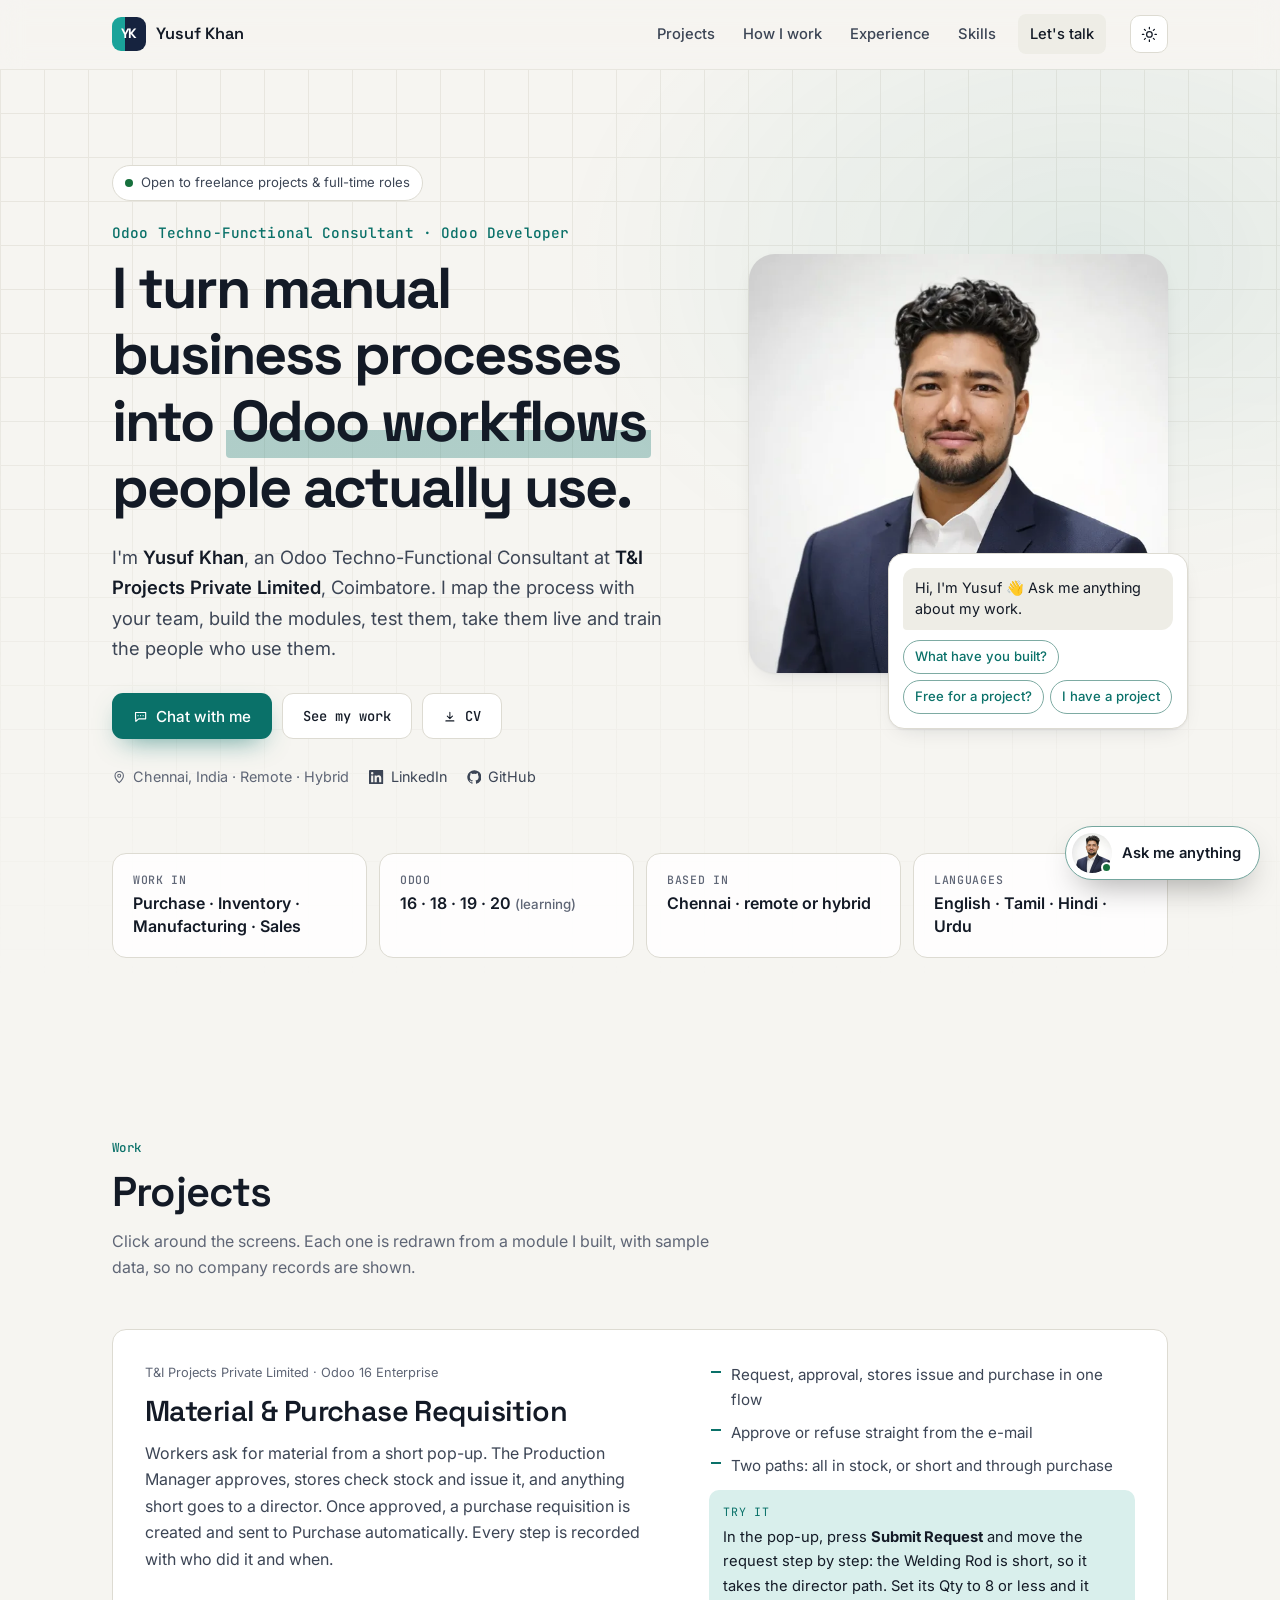
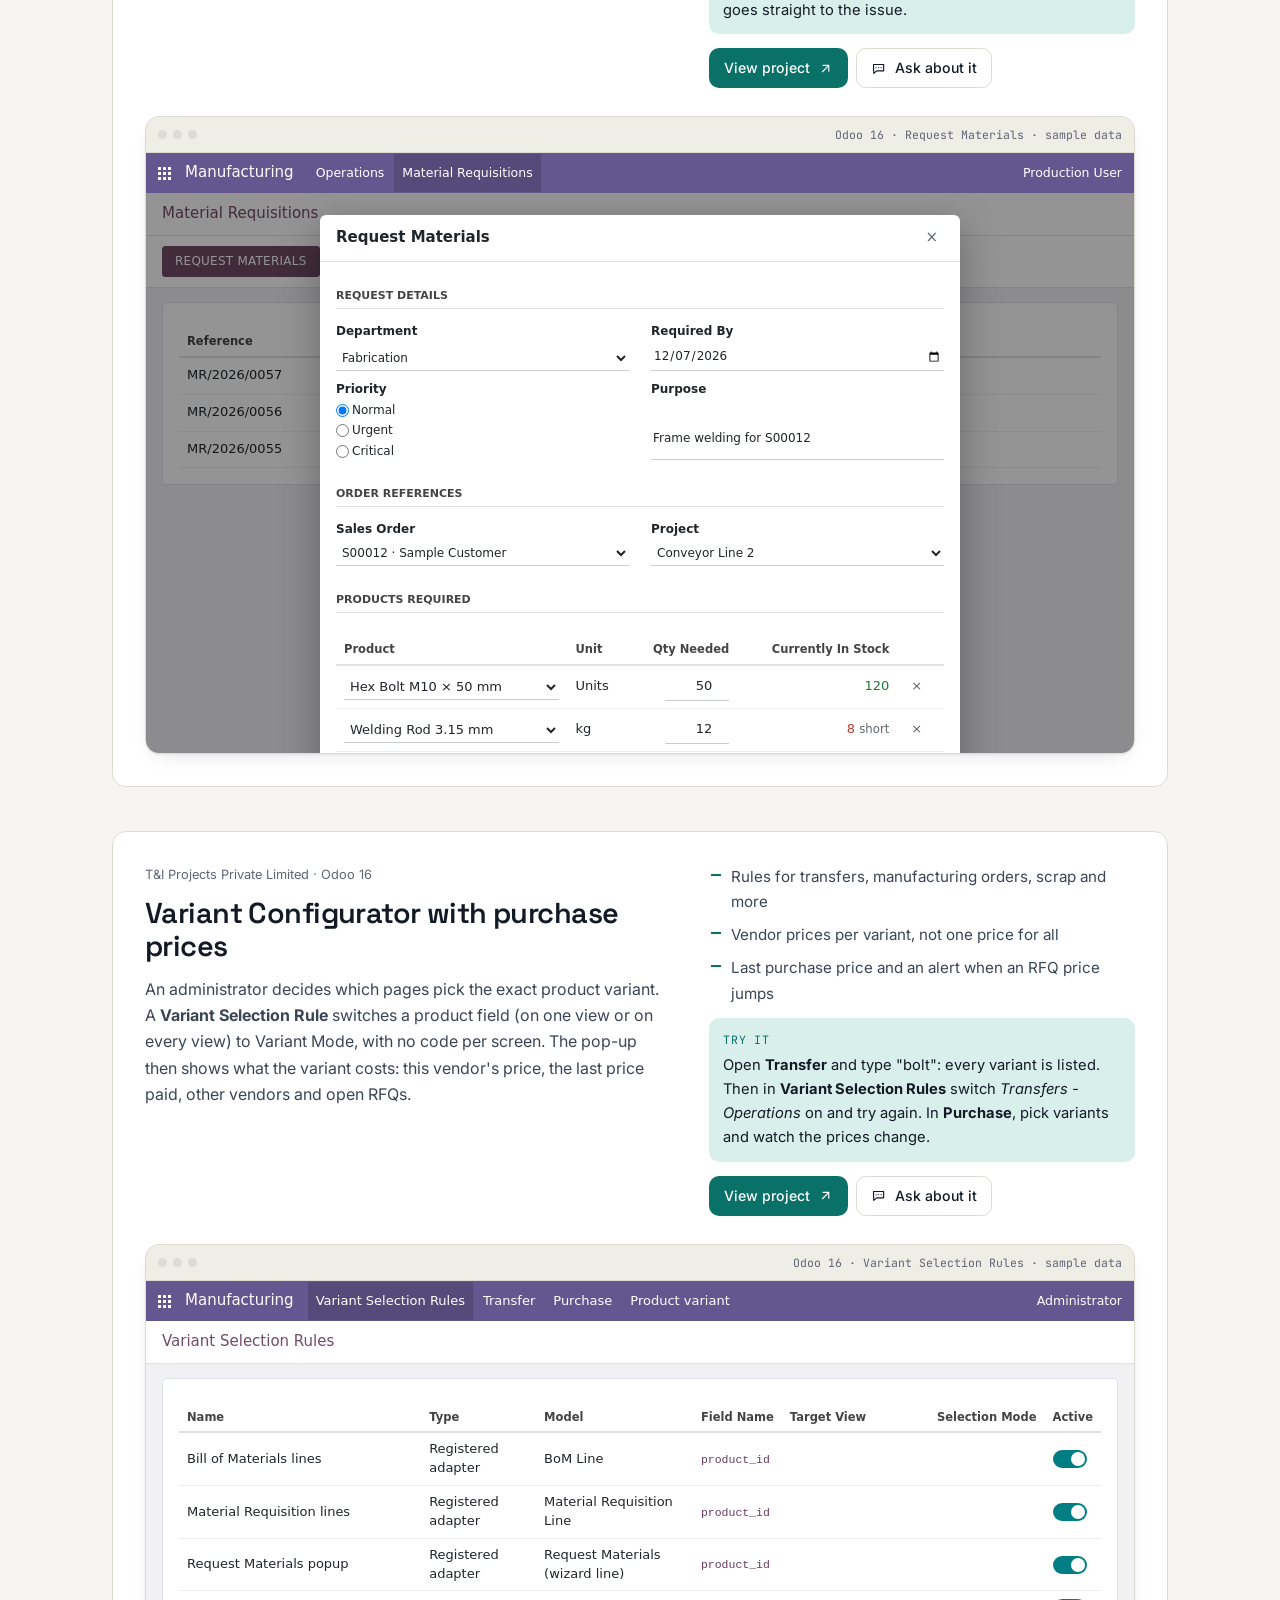
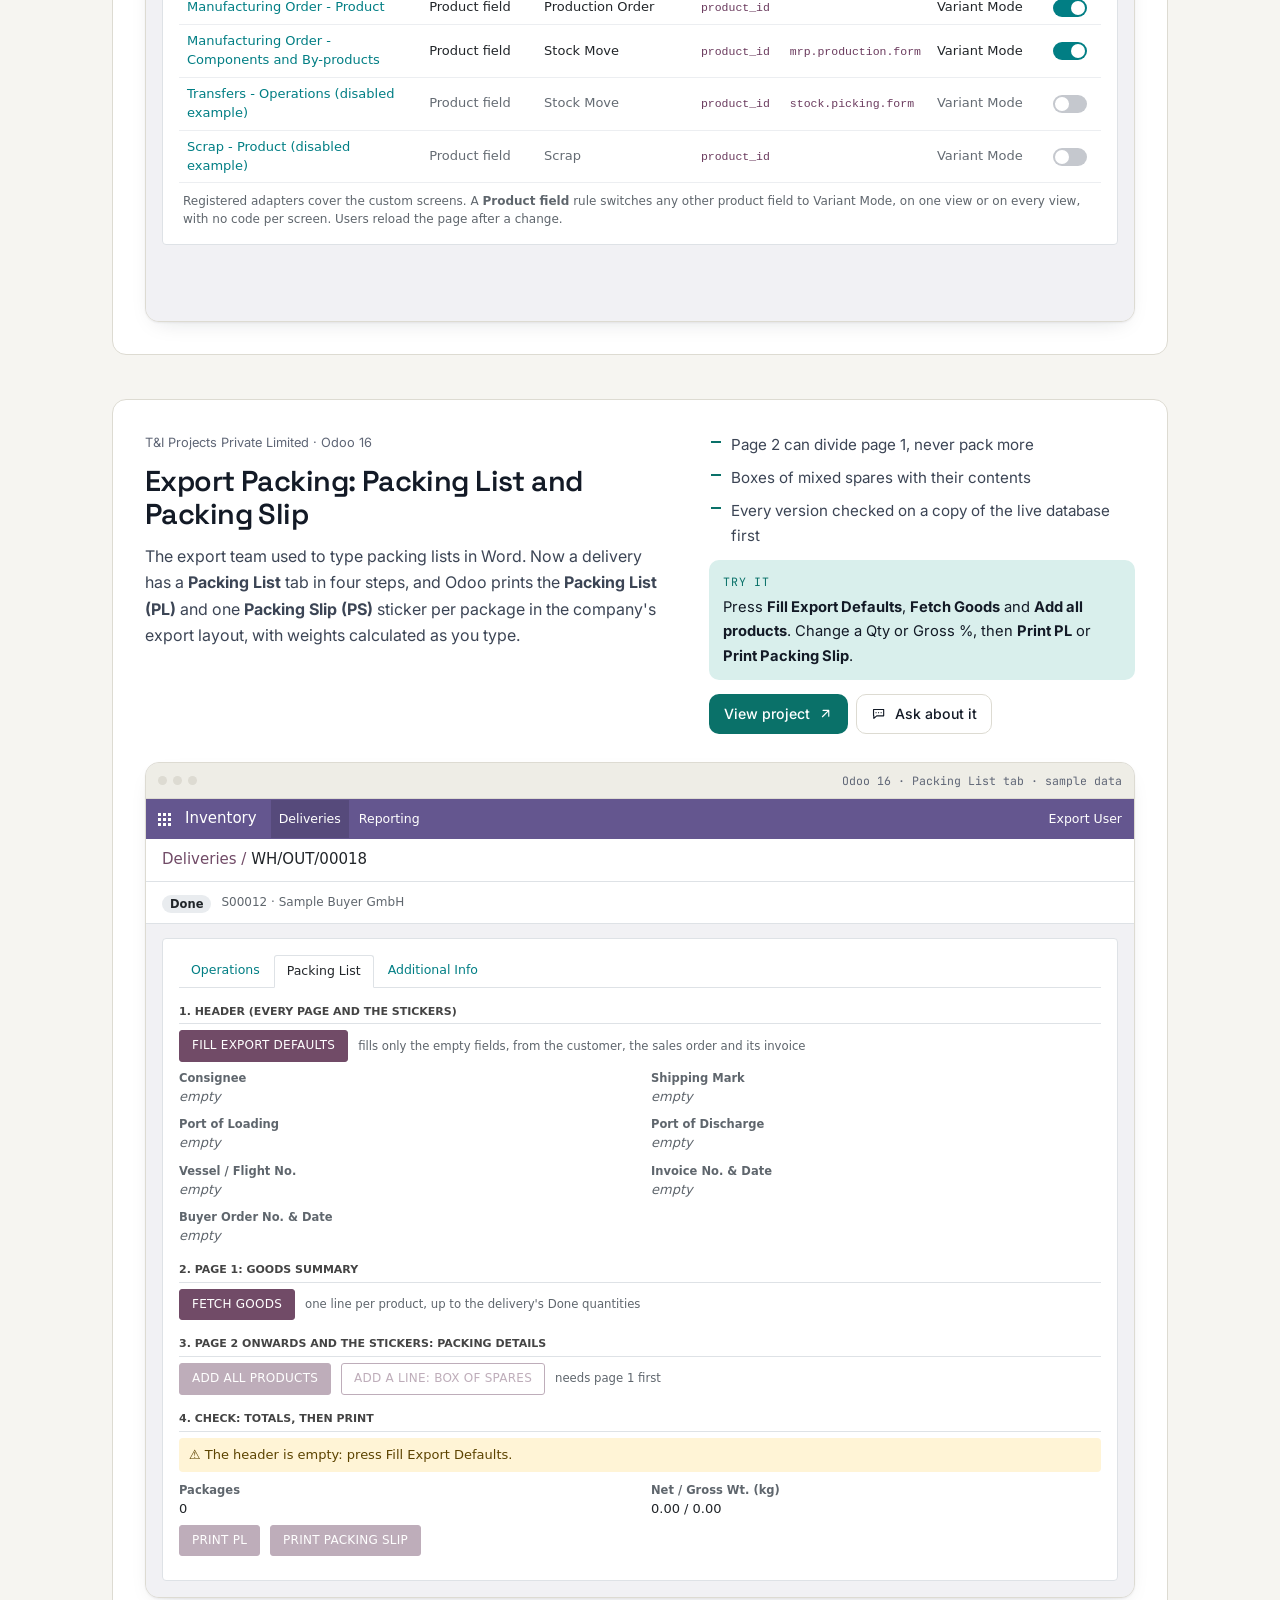
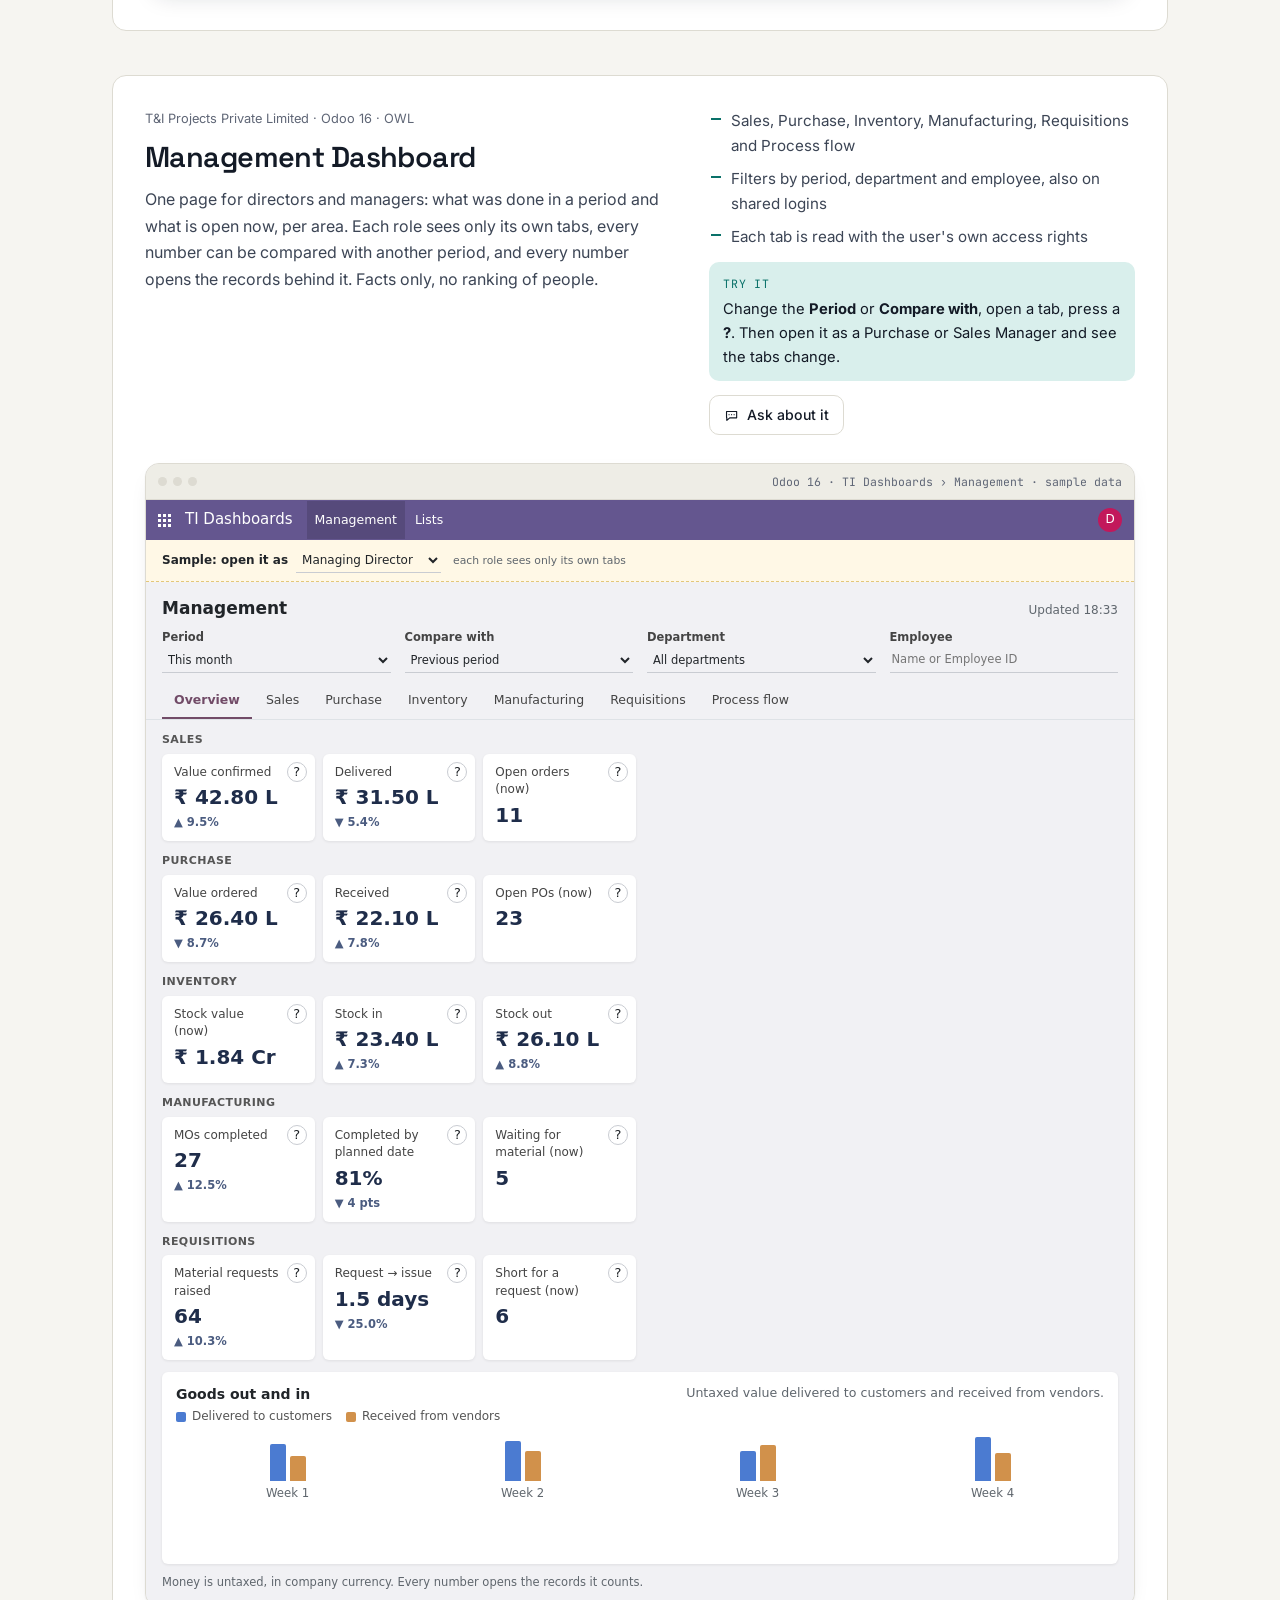
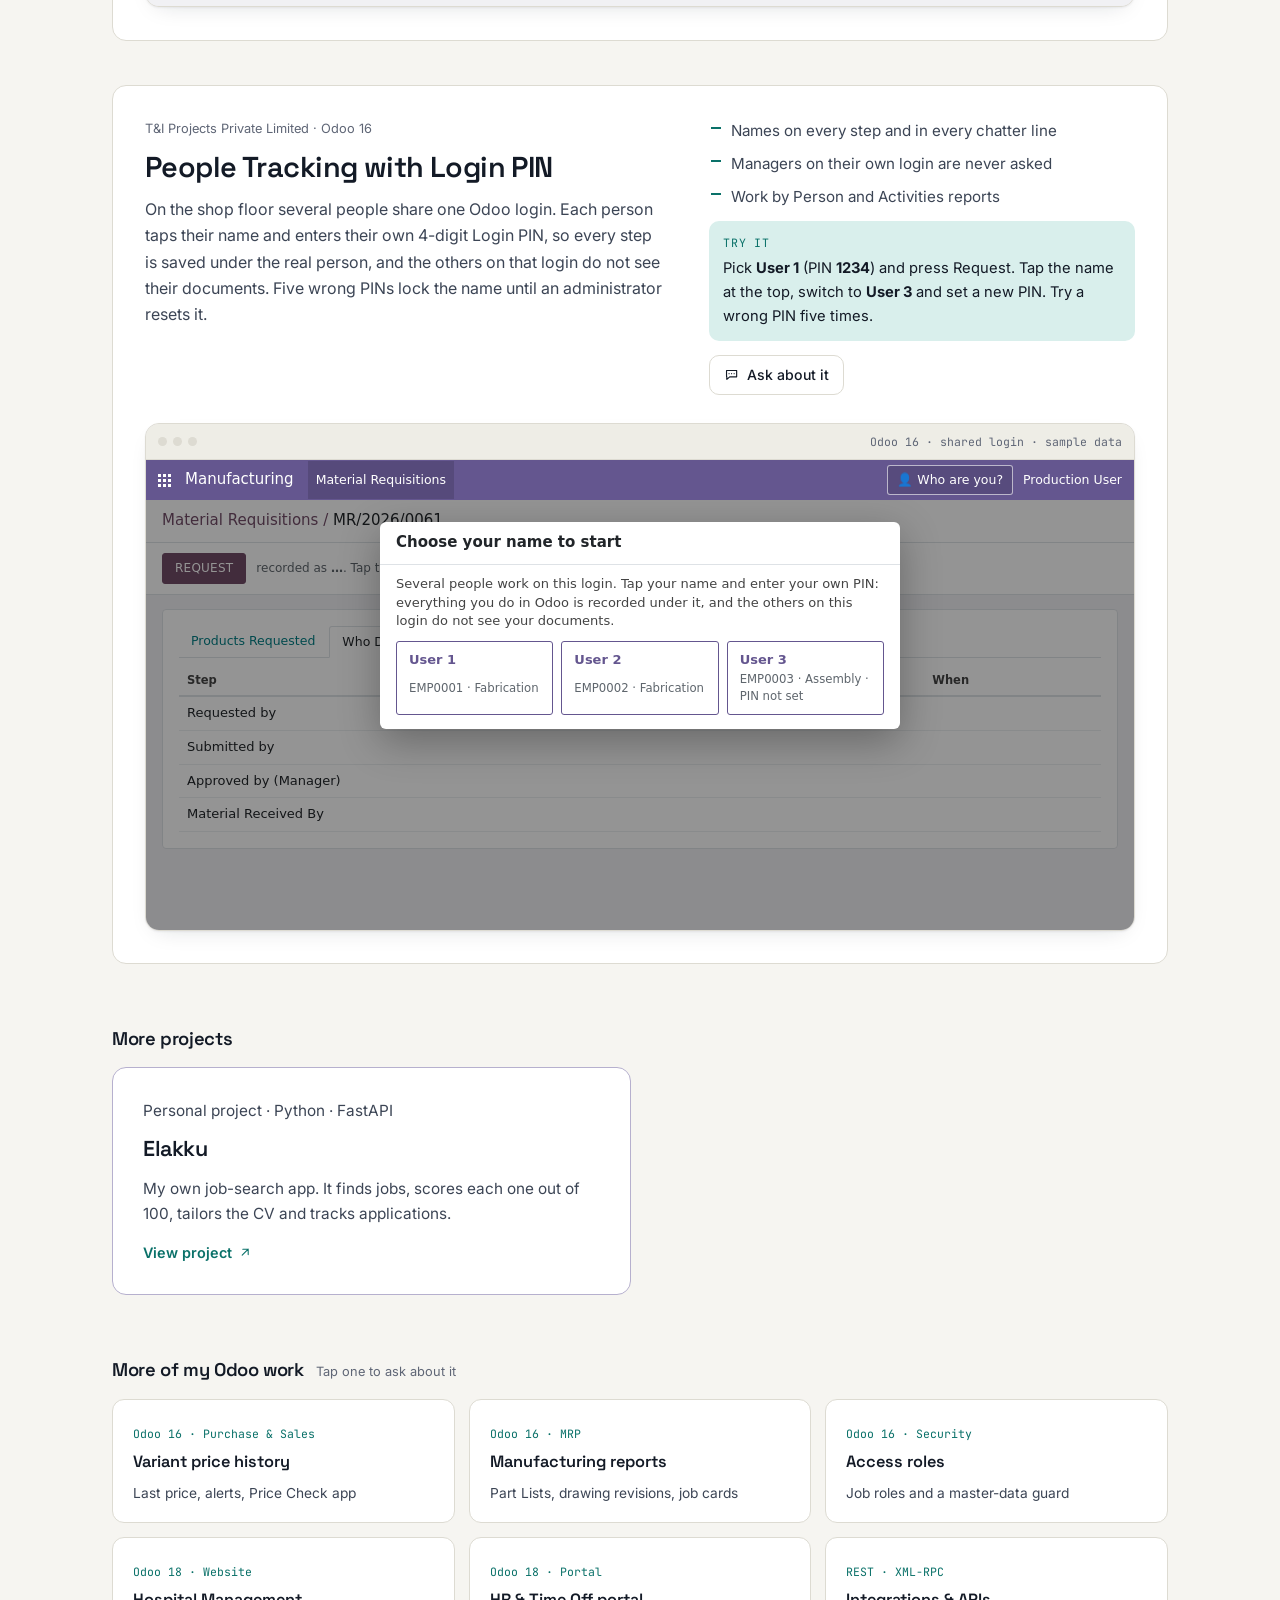
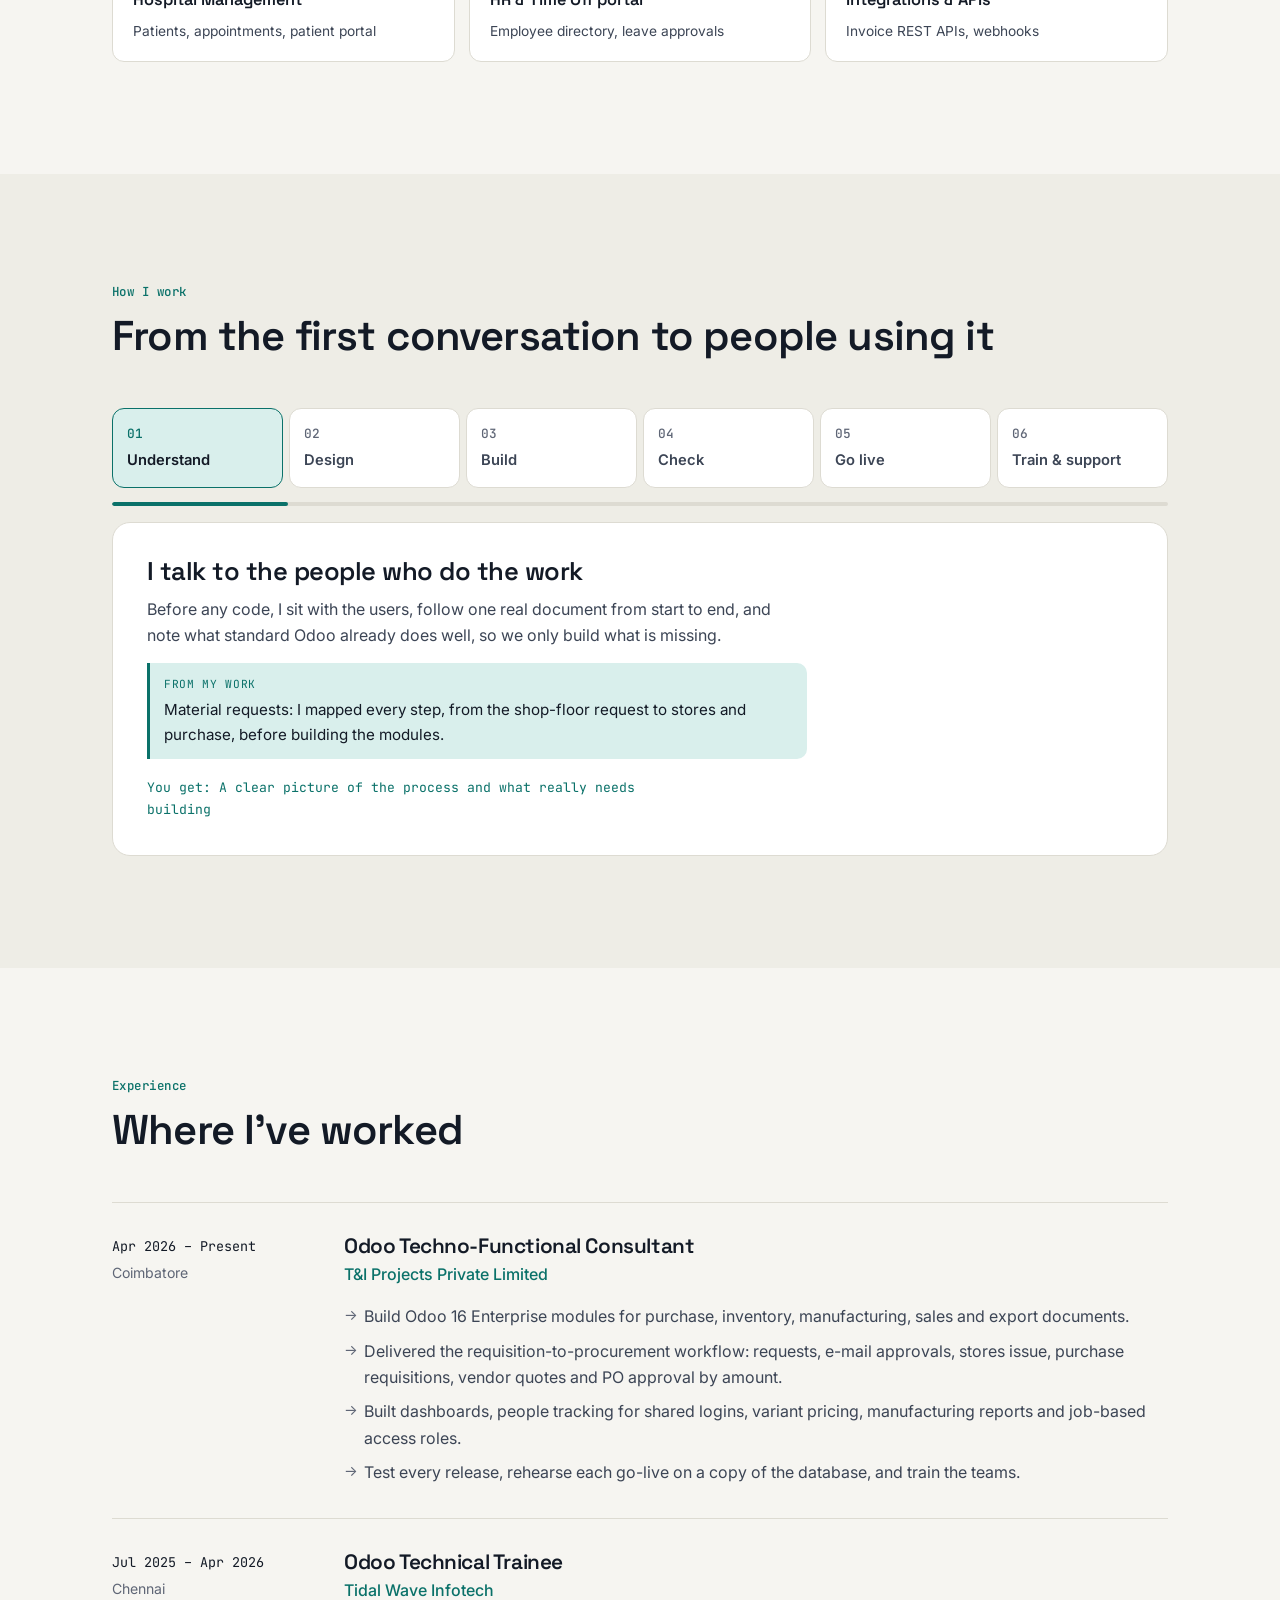
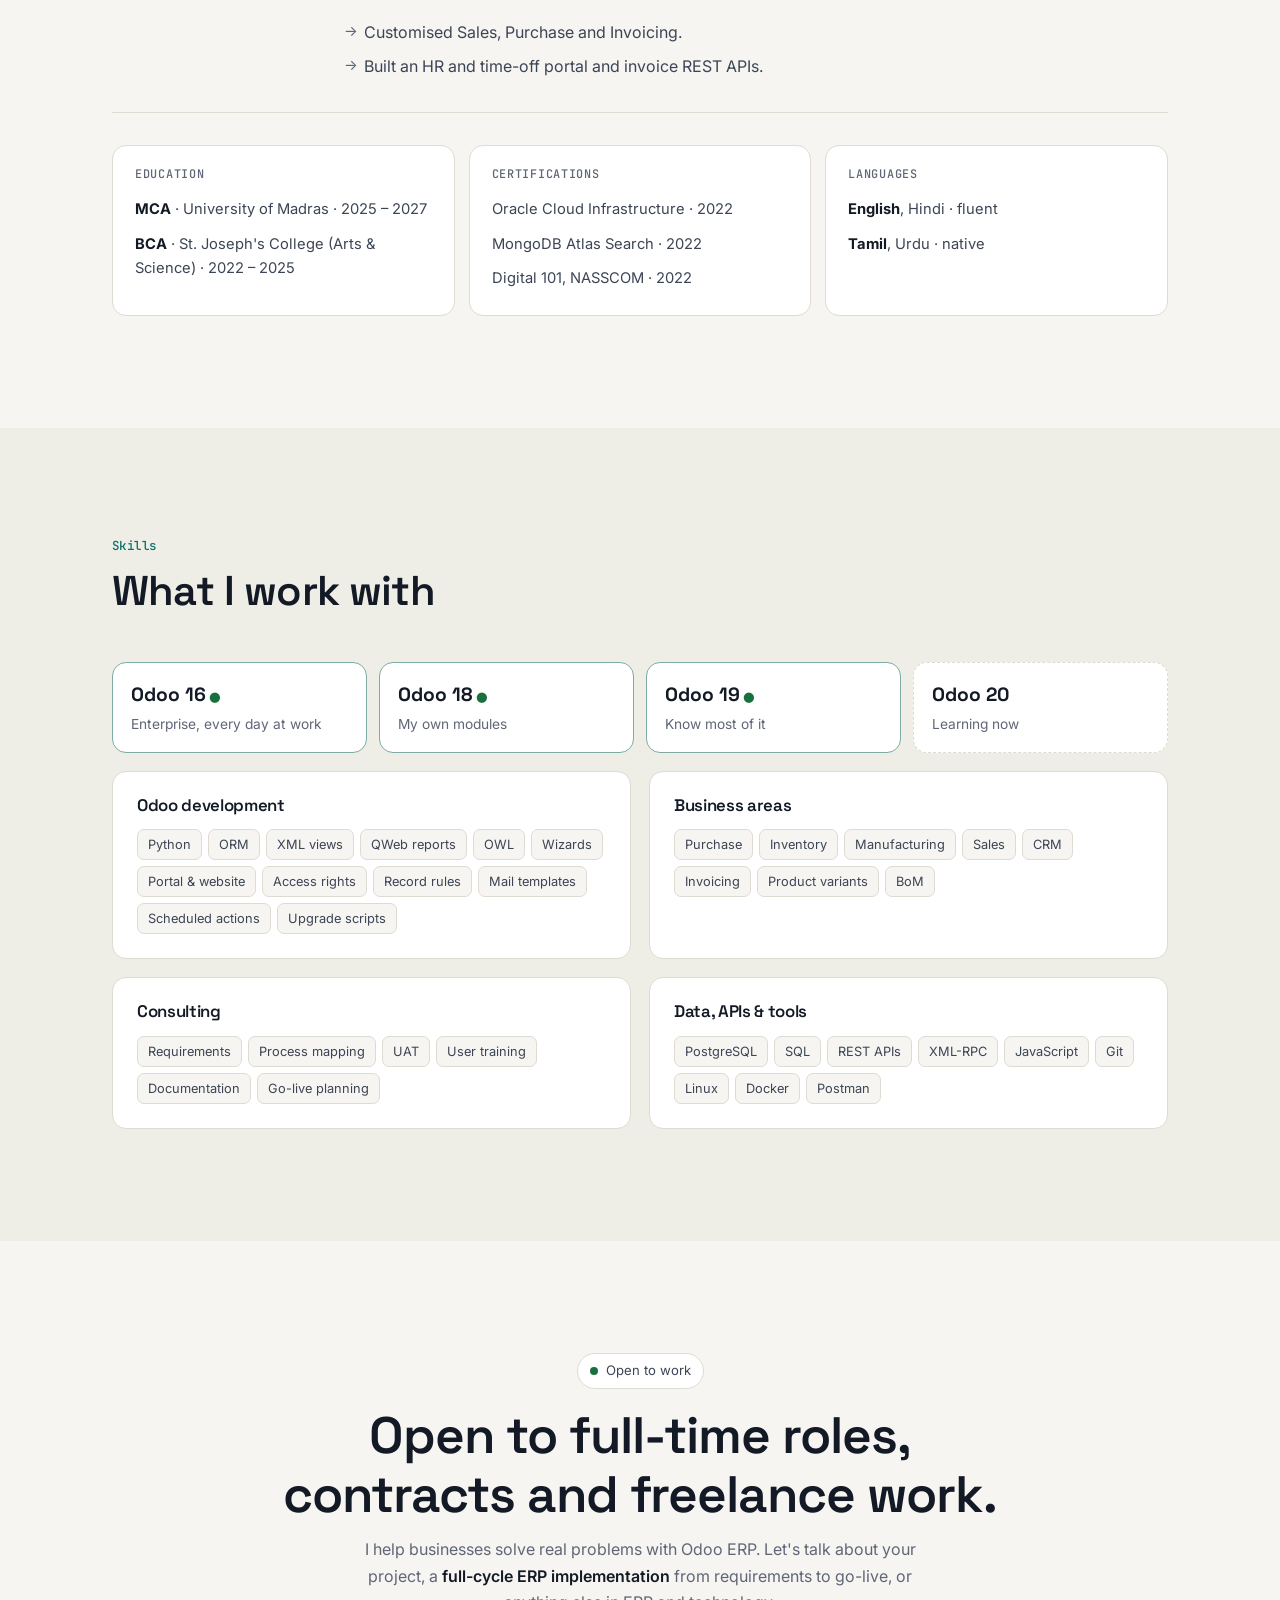
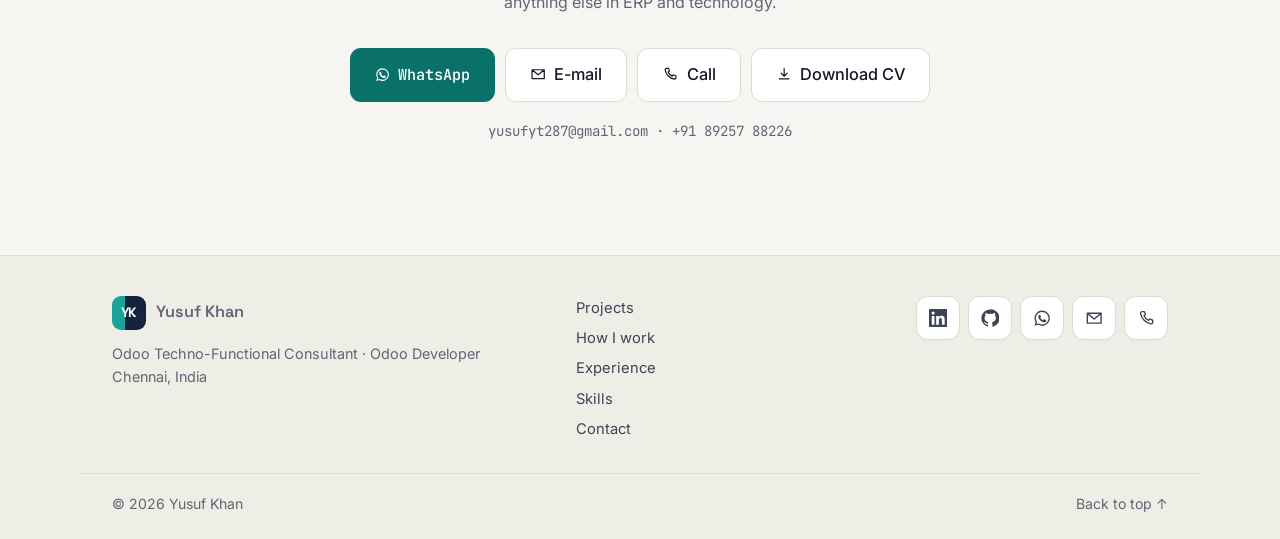
<file: index.html>
<!DOCTYPE html>
<html lang="en">
<head>
  <meta charset="UTF-8">
  <meta name="viewport" content="width=device-width, initial-scale=1.0">
  <title>Yusuf Khan · Odoo Techno-Functional Consultant &amp; Developer</title>
  <meta name="description" content="Yusuf Khan is an Odoo techno-functional consultant and developer from Chennai, India. Custom Odoo modules, approval workflows, QWeb reports, OWL dashboards and access rights, tested and taken live. Open to freelance projects and full-time roles.">
  <meta name="author" content="Yusuf Khan">
  <meta name="theme-color" content="#f6f5f1" media="(prefers-color-scheme: light)">
  <meta name="theme-color" content="#0c1220" media="(prefers-color-scheme: dark)">
  <link rel="canonical" href="https://yusufi8.github.io/">

  <meta property="og:type" content="website">
  <meta property="og:title" content="Yusuf Khan · Odoo Techno-Functional Consultant &amp; Developer">
  <meta property="og:description" content="I turn manual business processes into Odoo workflows people actually use. Chat with me, see the work, start a project.">
  <meta property="og:url" content="https://yusufi8.github.io/">
  <meta property="og:image" content="https://yusufi8.github.io/images/og-image.png">
  <meta property="og:image:width" content="1200">
  <meta property="og:image:height" content="630">
  <meta name="twitter:card" content="summary_large_image">

  <link rel="icon" href="images/favicon.svg" type="image/svg+xml">
  <link rel="apple-touch-icon" href="images/logo.png">

  <link rel="preconnect" href="https://fonts.googleapis.com">
  <link rel="preconnect" href="https://fonts.gstatic.com" crossorigin>
  <link href="https://fonts.googleapis.com/css2?family=Inter:wght@400;500;600&family=JetBrains+Mono:wght@400;500&family=Space+Grotesk:wght@500;600;700&display=swap" rel="stylesheet">
  <link rel="stylesheet" href="style.css">
  <link rel="stylesheet" href="screens/screens.css">

  <!-- Applies the saved theme before paint so there is no flash -->
  <script>
    try { const t = localStorage.getItem('theme'); if (t) document.documentElement.dataset.theme = t; } catch (e) {}
  </script>

  <script type="application/ld+json">
  {
    "@context": "https://schema.org",
    "@type": "Person",
    "name": "Yusuf Khan",
    "jobTitle": "Odoo Techno-Functional Consultant",
    "description": "Odoo Techno-Functional Consultant and Odoo Developer",
    "worksFor": { "@type": "Organization", "name": "T&I Projects Private Limited", "address": { "@type": "PostalAddress", "addressLocality": "Coimbatore", "addressCountry": "IN" } },
    "address": { "@type": "PostalAddress", "addressLocality": "Chennai", "addressRegion": "Tamil Nadu", "addressCountry": "IN" },
    "knowsLanguage": ["English", "Tamil", "Hindi", "Urdu"],
    "knowsAbout": ["Odoo", "ERP", "Python", "PostgreSQL", "QWeb", "OWL", "Purchase", "Inventory", "Manufacturing"],
    "email": "mailto:yusufyt287@gmail.com",
    "telephone": "+91-89257-88226",
    "url": "https://yusufi8.github.io/",
    "sameAs": ["https://github.com/Yusufi8", "https://www.linkedin.com/in/yusuf-khan-8a1bb4378/"]
  }
  </script>
</head>
<body>
  <a class="skip-link" href="#main">Skip to content</a>

  <!-- SVG icon sprite -->
  <svg width="0" height="0" style="position:absolute" aria-hidden="true">
    <symbol id="i-github" viewBox="0 0 24 24"><path fill="currentColor" d="M12 .5a11.5 11.5 0 0 0-3.64 22.41c.58.1.79-.25.79-.56v-2c-3.2.7-3.88-1.37-3.88-1.37-.53-1.33-1.28-1.69-1.28-1.69-1.05-.71.08-.7.08-.7 1.16.08 1.77 1.19 1.77 1.19 1.03 1.77 2.7 1.26 3.36.96.1-.75.4-1.26.73-1.55-2.55-.29-5.24-1.28-5.24-5.68 0-1.26.45-2.28 1.19-3.09-.12-.29-.52-1.46.11-3.05 0 0 .97-.31 3.17 1.18a11 11 0 0 1 5.77 0c2.2-1.49 3.17-1.18 3.17-1.18.63 1.59.23 2.76.11 3.05.74.81 1.19 1.83 1.19 3.09 0 4.41-2.69 5.38-5.25 5.67.41.36.78 1.06.78 2.14v3.17c0 .31.21.67.8.56A11.5 11.5 0 0 0 12 .5Z"/></symbol>
    <symbol id="i-linkedin" viewBox="0 0 24 24"><path fill="currentColor" d="M20.45 20.45h-3.56v-5.57c0-1.33-.02-3.04-1.85-3.04-1.85 0-2.14 1.45-2.14 2.94v5.67H9.35V9h3.41v1.56h.05c.48-.9 1.64-1.85 3.37-1.85 3.6 0 4.27 2.37 4.27 5.46v6.28ZM5.34 7.43a2.06 2.06 0 1 1 0-4.13 2.06 2.06 0 0 1 0 4.13ZM7.12 20.45H3.56V9h3.56v11.45ZM22.22 0H1.77C.79 0 0 .77 0 1.73v20.54C0 23.23.79 24 1.77 24h20.45c.98 0 1.78-.77 1.78-1.73V1.73C24 .77 23.2 0 22.22 0Z"/></symbol>
    <symbol id="i-mail" viewBox="0 0 24 24"><path fill="none" stroke="currentColor" stroke-width="1.8" stroke-linecap="round" stroke-linejoin="round" d="M3 5.5h18v13H3zM3.5 6l8.5 7 8.5-7"/></symbol>
    <symbol id="i-arrow" viewBox="0 0 24 24"><path fill="none" stroke="currentColor" stroke-width="1.8" stroke-linecap="round" stroke-linejoin="round" d="M7 17 17 7M8 7h9v9"/></symbol>
    <symbol id="i-pin" viewBox="0 0 24 24"><path fill="none" stroke="currentColor" stroke-width="1.8" stroke-linecap="round" stroke-linejoin="round" d="M12 21s-7-6.2-7-11.5a7 7 0 0 1 14 0C19 14.8 12 21 12 21Z"/><circle cx="12" cy="9.5" r="2.5" fill="none" stroke="currentColor" stroke-width="1.8"/></symbol>
    <symbol id="i-sun" viewBox="0 0 24 24"><g fill="none" stroke="currentColor" stroke-width="1.8" stroke-linecap="round"><circle cx="12" cy="12" r="4"/><path d="M12 2v2M12 20v2M4.9 4.9l1.4 1.4M17.7 17.7l1.4 1.4M2 12h2M20 12h2M4.9 19.1l1.4-1.4M17.7 6.3l1.4-1.4"/></g></symbol>
    <symbol id="i-moon" viewBox="0 0 24 24"><path fill="none" stroke="currentColor" stroke-width="1.8" stroke-linejoin="round" d="M20 14.5A8 8 0 0 1 9.5 4a8 8 0 1 0 10.5 10.5Z"/></symbol>
    <symbol id="i-download" viewBox="0 0 24 24"><path fill="none" stroke="currentColor" stroke-width="1.8" stroke-linecap="round" stroke-linejoin="round" d="M12 4v11m0 0-4.5-4.5M12 15l4.5-4.5M5 19h14"/></symbol>
    <symbol id="i-phone" viewBox="0 0 24 24"><path fill="none" stroke="currentColor" stroke-width="1.8" stroke-linejoin="round" d="M6.6 3.5h3l1.5 4-2 1.3a11 11 0 0 0 6.1 6.1l1.3-2 4 1.5v3a2 2 0 0 1-2 2A16.5 16.5 0 0 1 4.6 5.5a2 2 0 0 1 2-2Z"/></symbol>
    <symbol id="i-whatsapp" viewBox="0 0 24 24"><path fill="currentColor" d="M12 2a10 10 0 0 0-8.6 15.1L2 22l5-1.3A10 10 0 1 0 12 2Zm0 18.2a8.2 8.2 0 0 1-4.2-1.2l-.3-.2-3 .8.8-2.9-.2-.3A8.2 8.2 0 1 1 12 20.2Zm4.5-6.1c-.2-.1-1.5-.7-1.7-.8-.2-.1-.4-.1-.6.1l-.8 1c-.1.2-.3.2-.5.1a6.7 6.7 0 0 1-3.3-2.9c-.3-.4.3-.4.7-1.3.1-.2 0-.3 0-.4l-.8-1.8c-.2-.5-.4-.4-.6-.4h-.5a1 1 0 0 0-.7.3 2.9 2.9 0 0 0-.9 2.2 5 5 0 0 0 1.1 2.7 11.5 11.5 0 0 0 4.4 3.9c1.6.7 2.3.8 3.1.6.5-.1 1.5-.6 1.7-1.2.2-.6.2-1.1.1-1.2l-.5-.3Z"/></symbol>
    <symbol id="i-instagram" viewBox="0 0 24 24"><g fill="none" stroke="currentColor" stroke-width="1.8"><rect x="3" y="3" width="18" height="18" rx="5"/><circle cx="12" cy="12" r="4"/></g><circle cx="17.5" cy="6.5" r="1.2" fill="currentColor"/></symbol>
    <symbol id="i-chat" viewBox="0 0 24 24"><path fill="none" stroke="currentColor" stroke-width="1.8" stroke-linejoin="round" d="M4 5.5h16v10H9l-4.5 4v-4H4z"/><path fill="none" stroke="currentColor" stroke-width="1.8" stroke-linecap="round" d="M8 10.5h.01M12 10.5h.01M16 10.5h.01"/></symbol>
    <symbol id="i-send" viewBox="0 0 24 24"><path fill="none" stroke="currentColor" stroke-width="1.8" stroke-linecap="round" stroke-linejoin="round" d="M4 12 20 4l-6 16-3-7-7-1Z"/></symbol>
  </svg>

  <header class="nav" id="top">
    <div class="nav-inner">
      <a href="#top" class="brand" aria-label="Yusuf Khan, back to top">
        <span class="brand-mark" aria-hidden="true">YK</span>
        <span class="brand-name">Yusuf Khan</span>
      </a>
      <nav aria-label="Primary">
        <ul class="nav-links" id="nav-links">
          <li><a href="#work">Projects</a></li>
          <li><a href="#process">How I work</a></li>
          <li><a href="#experience">Experience</a></li>
          <li><a href="#skills">Skills</a></li>
          <li><a href="#contact" class="nav-cta">Let's talk</a></li>
        </ul>
      </nav>
      <div class="nav-tools">
        <button class="icon-btn" id="theme-toggle" type="button" aria-label="Switch colour theme">
          <svg class="i-sun"><use href="#i-sun"/></svg>
          <svg class="i-moon"><use href="#i-moon"/></svg>
        </button>
        <button class="icon-btn menu-btn" id="menu-btn" type="button" aria-label="Open menu" aria-expanded="false" aria-controls="nav-links">
          <span></span><span></span>
        </button>
      </div>
    </div>
  </header>

  <main id="main">
    <!-- Hero -->
    <section class="hero">
      <div class="hero-bg" aria-hidden="true"></div>
      <div class="container hero-grid">
        <div class="hero-copy">
          <p class="status"><span class="dot" aria-hidden="true"></span>Open to freelance projects &amp; full-time roles</p>
          <p class="role">Odoo Techno-Functional Consultant <span aria-hidden="true">·</span> Odoo Developer</p>
          <h1>I turn manual business processes into <span class="hl">Odoo workflows</span> people actually use.</h1>
          <p class="lede">
            I'm <strong>Yusuf Khan</strong>, an Odoo Techno-Functional Consultant at <strong>T&amp;I Projects Private Limited</strong>, Coimbatore.
            I map the process with your team, build the modules, test them, take them live and train the people who use them.
          </p>
          <div class="hero-actions">
            <button type="button" class="btn btn-primary" data-chat><svg><use href="#i-chat"/></svg>Chat with me</button>
            <a href="#work" class="btn btn-ghost">See my work</a>
            <a href="resume/Yusuf-Khan-CV.pdf" class="btn btn-ghost btn-quiet" download><svg><use href="#i-download"/></svg>CV</a>
          </div>
          <ul class="hero-meta">
            <li><svg><use href="#i-pin"/></svg>Chennai, India · Remote · Hybrid</li>
            <li><a href="https://www.linkedin.com/in/yusuf-khan-8a1bb4378/" target="_blank" rel="noopener me"><svg><use href="#i-linkedin"/></svg>LinkedIn</a></li>
            <li><a href="https://github.com/Yusufi8" target="_blank" rel="noopener me"><svg><use href="#i-github"/></svg>GitHub</a></li>
          </ul>
        </div>

        <div class="hero-side">
          <picture class="portrait">
            <source srcset="images/profile.webp" type="image/webp">
            <img src="images/profile.jpg" alt="Portrait of Yusuf Khan" width="640" height="640">
          </picture>

          <div class="hero-chat">
            <p class="hero-chat-bubble">Hi, I'm Yusuf 👋 Ask me anything about my work.</p>
            <div class="hero-chat-chips">
              <button type="button" data-chat="What have you built?">What have you built?</button>
              <button type="button" data-chat="Are you available for freelance projects?">Free for a project?</button>
              <button type="button" data-chat-flow="project">I have a project</button>
            </div>
          </div>
        </div>
      </div>

      <div class="container">
        <dl class="proof proof-facts">
          <div><dt>Work in</dt><dd>Purchase · Inventory · Manufacturing · Sales</dd></div>
          <div><dt>Odoo</dt><dd>16 · 18 · 19 · 20 <small>(learning)</small></dd></div>
          <div><dt>Based in</dt><dd>Chennai · remote or hybrid</dd></div>
          <div><dt>Languages</dt><dd>English · Tamil · Hindi · Urdu</dd></div>
        </dl>
      </div>
    </section>

    <section id="work" class="section">
      <div class="container">
        <header class="section-head">
          <p class="eyebrow">Work</p>
          <h2>Projects</h2>
          <p class="section-sub">Click around the screens. Each one is redrawn from a module I built, with sample data, so no company records are shown.</p>
        </header>

        <div class="projects">
          <article class="project reveal">
            <div class="project-text">
              <div class="project-intro">
              <p class="case-where">T&amp;I Projects Private Limited · Odoo 16 Enterprise</p>
              <h3>Material &amp; Purchase Requisition</h3>
              <p>Workers ask for material from a short pop-up. The Production Manager approves, stores check stock and issue it, and anything short goes to a director. Once approved, a purchase requisition is created and sent to Purchase automatically. Every step is recorded with who did it and when.</p>
              </div>
              <div class="project-side">
              <ul class="case-points"><li>Request, approval, stores issue and purchase in one flow</li><li>Approve or refuse straight from the e-mail</li><li>Two paths: all in stock, or short and through purchase</li></ul>
              <p class="project-try"><span class="mono">Try it</span><span>In the pop-up, press <b>Submit Request</b> and move the request step by step: the Welding Rod is short, so it takes the director path. Set its Qty to 8 or less and it goes straight to the issue.</span></p>
              <div class="case-actions"><a class="btn btn-primary btn-sm" href="work/material-requisition/">View project<svg><use href="#i-arrow"/></svg></a><button class="btn btn-ghost btn-sm" type="button" data-chat="Tell me about the requisition workflow"><svg><use href="#i-chat"/></svg>Ask about it</button></div>
              </div>
            </div>
            <figure class="screen">
              <div class="screen-bar" aria-hidden="true"><i></i><i></i><i></i><span>Odoo 16 · Request Materials · sample data</span></div>
              <div data-screen="requisition"><p class="screen-fallback">A material request in Odoo: a short pop-up, then manager approval, stock check, and either the issue or the shortage path through a director and a purchase requisition.</p></div>
            </figure>
          </article>
          <article class="project reveal">
            <div class="project-text">
              <div class="project-intro">
              <p class="case-where">T&amp;I Projects Private Limited · Odoo 16</p>
              <h3>Variant Configurator with purchase prices</h3>
              <p>An administrator decides which pages pick the exact product variant. A <b>Variant Selection Rule</b> switches a product field (on one view or on every view) to Variant Mode, with no code per screen. The pop-up then shows what the variant costs: this vendor's price, the last price paid, other vendors and open RFQs.</p>
              </div>
              <div class="project-side">
              <ul class="case-points"><li>Rules for transfers, manufacturing orders, scrap and more</li><li>Vendor prices per variant, not one price for all</li><li>Last purchase price and an alert when an RFQ price jumps</li></ul>
              <p class="project-try"><span class="mono">Try it</span><span>Open <b>Transfer</b> and type "bolt": every variant is listed. Then in <b>Variant Selection Rules</b> switch <i>Transfers - Operations</i> on and try again. In <b>Purchase</b>, pick variants and watch the prices change.</span></p>
              <div class="case-actions"><a class="btn btn-primary btn-sm" href="work/variant-configurator/">View project<svg><use href="#i-arrow"/></svg></a><button class="btn btn-ghost btn-sm" type="button" data-chat="Tell me about the variant configurator"><svg><use href="#i-chat"/></svg>Ask about it</button></div>
              </div>
            </div>
            <figure class="screen">
              <div class="screen-bar" aria-hidden="true"><i></i><i></i><i></i><span>Odoo 16 · Variant Selection Rules · sample data</span></div>
              <div data-screen="variant"><p class="screen-fallback">The Variant Selection Rules list, a transfer whose product field switches between normal and variant selection, the configurator pop-up with the variant's purchase prices, and the variant's Purchase tab.</p></div>
            </figure>
          </article>
          <article class="project reveal">
            <div class="project-text">
              <div class="project-intro">
              <p class="case-where">T&amp;I Projects Private Limited · Odoo 16</p>
              <h3>Export Packing: Packing List and Packing Slip</h3>
              <p>The export team used to type packing lists in Word. Now a delivery has a <b>Packing List</b> tab in four steps, and Odoo prints the <b>Packing List (PL)</b> and one <b>Packing Slip (PS)</b> sticker per package in the company's export layout, with weights calculated as you type.</p>
              </div>
              <div class="project-side">
              <ul class="case-points"><li>Page 2 can divide page 1, never pack more</li><li>Boxes of mixed spares with their contents</li><li>Every version checked on a copy of the live database first</li></ul>
              <p class="project-try"><span class="mono">Try it</span><span>Press <b>Fill Export Defaults</b>, <b>Fetch Goods</b> and <b>Add all products</b>. Change a Qty or Gross %, then <b>Print PL</b> or <b>Print Packing Slip</b>.</span></p>
              <div class="case-actions"><a class="btn btn-primary btn-sm" href="work/export-packing/">View project<svg><use href="#i-arrow"/></svg></a><button class="btn btn-ghost btn-sm" type="button" data-chat="Tell me about the export packing documents"><svg><use href="#i-chat"/></svg>Ask about it</button></div>
              </div>
            </div>
            <figure class="screen">
              <div class="screen-bar" aria-hidden="true"><i></i><i></i><i></i><span>Odoo 16 · Packing List tab · sample data</span></div>
              <div data-screen="packing"><p class="screen-fallback">The Packing List tab of an export delivery in four steps, and the Packing List and Packing Slip it prints.</p></div>
            </figure>
          </article>
          <article class="project reveal">
            <div class="project-text">
              <div class="project-intro">
              <p class="case-where">T&amp;I Projects Private Limited · Odoo 16 · OWL</p>
              <h3>Management Dashboard</h3>
              <p>One page for directors and managers: what was done in a period and what is open now, per area. Each role sees only its own tabs, every number can be compared with another period, and every number opens the records behind it. Facts only, no ranking of people.</p>
              </div>
              <div class="project-side">
              <ul class="case-points"><li>Sales, Purchase, Inventory, Manufacturing, Requisitions and Process flow</li><li>Filters by period, department and employee, also on shared logins</li><li>Each tab is read with the user's own access rights</li></ul>
              <p class="project-try"><span class="mono">Try it</span><span>Change the <b>Period</b> or <b>Compare with</b>, open a tab, press a <b>?</b>. Then open it as a Purchase or Sales Manager and see the tabs change.</span></p>
              <div class="case-actions"><button class="btn btn-ghost btn-sm" type="button" data-chat="Tell me about the dashboards"><svg><use href="#i-chat"/></svg>Ask about it</button></div>
              </div>
            </div>
            <figure class="screen">
              <div class="screen-bar" aria-hidden="true"><i></i><i></i><i></i><span>Odoo 16 · TI Dashboards › Management · sample data</span></div>
              <div data-screen="management"><p class="screen-fallback">The Management dashboard: tabs for Overview, Sales, Purchase, Inventory, Manufacturing, Requisitions and Process flow, with period and comparison filters.</p></div>
            </figure>
          </article>
          <article class="project reveal">
            <div class="project-text">
              <div class="project-intro">
              <p class="case-where">T&amp;I Projects Private Limited · Odoo 16</p>
              <h3>People Tracking with Login PIN</h3>
              <p>On the shop floor several people share one Odoo login. Each person taps their name and enters their own 4-digit Login PIN, so every step is saved under the real person, and the others on that login do not see their documents. Five wrong PINs lock the name until an administrator resets it.</p>
              </div>
              <div class="project-side">
              <ul class="case-points"><li>Names on every step and in every chatter line</li><li>Managers on their own login are never asked</li><li>Work by Person and Activities reports</li></ul>
              <p class="project-try"><span class="mono">Try it</span><span>Pick <b>User 1</b> (PIN <b>1234</b>) and press Request. Tap the name at the top, switch to <b>User 3</b> and set a new PIN. Try a wrong PIN five times.</span></p>
              <div class="case-actions"><button class="btn btn-ghost btn-sm" type="button" data-chat="Tell me about people tracking on a shared login"><svg><use href="#i-chat"/></svg>Ask about it</button></div>
              </div>
            </div>
            <figure class="screen">
              <div class="screen-bar" aria-hidden="true"><i></i><i></i><i></i><span>Odoo 16 · shared login · sample data</span></div>
              <div data-screen="people"><p class="screen-fallback">A "Choose your name to start" window with User 1, User 2 and User 3. Each enters a Login PIN, and the request records who did each step.</p></div>
            </figure>
          </article>
        </div>

        <h3 class="sub-head">More projects</h3>
        <div class="cases">
          <article class="case case-own reveal">
            <p class="case-where">Personal project · Python · FastAPI</p>
            <h3>Elakku</h3>
            <p>My own job-search app. It finds jobs, scores each one out of 100, tailors the CV and tracks applications.</p>
            <a class="case-link case-link-strong" href="work/jobpilot/">View project<svg><use href="#i-arrow"/></svg></a>
          </article>
        </div>

        <h3 class="sub-head">More of my Odoo work <span class="sub-note">Tap one to ask about it</span></h3>
        <ul class="mini-grid">
          <li class="mini reveal"><button type="button" data-chat="Tell me about the variant pricing"><span class="mono">Odoo 16 · Purchase &amp; Sales</span><strong>Variant price history</strong><span>Last price, alerts, Price Check app</span></button></li>
          <li class="mini reveal"><button type="button" data-chat="Tell me about manufacturing"><span class="mono">Odoo 16 · MRP</span><strong>Manufacturing reports</strong><span>Part Lists, drawing revisions, job cards</span></button></li>
          <li class="mini reveal"><button type="button" data-chat="How do you handle access rights?"><span class="mono">Odoo 16 · Security</span><strong>Access roles</strong><span>Job roles and a master-data guard</span></button></li>
          <li class="mini reveal"><button type="button" data-chat="Tell me about your personal projects"><span class="mono">Odoo 18 · Website</span><strong>Hospital Management</strong><span>Patients, appointments, patient portal</span></button></li>
          <li class="mini reveal"><button type="button" data-chat="What did you do at Tidal Wave Infotech?"><span class="mono">Odoo 18 · Portal</span><strong>HR &amp; Time Off portal</strong><span>Employee directory, leave approvals</span></button></li>
          <li class="mini reveal"><button type="button" data-chat="Can you integrate Odoo with other systems?"><span class="mono">REST · XML-RPC</span><strong>Integrations &amp; APIs</strong><span>Invoice REST APIs, webhooks</span></button></li>
        </ul>
      </div>
    </section>

    <!-- How I work -->
    <section id="process" class="section section-alt">
      <div class="container">
        <header class="section-head">
          <p class="eyebrow">How I work</p>
          <h2>From the first conversation to people using it</h2>
        </header>

        <div class="process" data-tabs data-autoplay>
          <div class="process-steps" role="tablist" aria-label="Project steps">
            <button role="tab" id="s1" aria-controls="sp1" aria-selected="true"><span class="mono">01</span>Understand</button>
            <button role="tab" id="s2" aria-controls="sp2" aria-selected="false" tabindex="-1"><span class="mono">02</span>Design</button>
            <button role="tab" id="s3" aria-controls="sp3" aria-selected="false" tabindex="-1"><span class="mono">03</span>Build</button>
            <button role="tab" id="s4" aria-controls="sp4" aria-selected="false" tabindex="-1"><span class="mono">04</span>Check</button>
            <button role="tab" id="s5" aria-controls="sp5" aria-selected="false" tabindex="-1"><span class="mono">05</span>Go live</button>
            <button role="tab" id="s6" aria-controls="sp6" aria-selected="false" tabindex="-1"><span class="mono">06</span>Train &amp; support</button>
          </div>
          <div class="process-bar" aria-hidden="true"><i></i></div>
          <div class="process-panel" role="tabpanel" id="sp1" aria-labelledby="s1">
            <h3>I talk to the people who do the work</h3>
            <p>Before any code, I sit with the users, follow one real document from start to end, and note what standard Odoo already does well, so we only build what is missing.</p>
            <p class="process-eg"><span class="mono">From my work</span>Material requests: I mapped every step, from the shop-floor request to stores and purchase, before building the modules.</p>
            <p class="process-out mono">You get: A clear picture of the process and what really needs building</p>
          </div>
          <div class="process-panel" role="tabpanel" id="sp2" aria-labelledby="s2" hidden>
            <h3>A simple plan we agree on</h3>
            <p>The flow, the screens, the approvals and the printouts, drawn out and agreed with you before I build, so there are no surprises later.</p>
            <p class="process-eg"><span class="mono">From my work</span>Export packing: the Packing List was matched line by line to the export team's own EX053 template.</p>
            <p class="process-out mono">You get: A workflow diagram and a scope you can sign off</p>
          </div>
          <div class="process-panel" role="tabpanel" id="sp3" aria-labelledby="s3" hidden>
            <h3>Clean modules that grow with you</h3>
            <p>Custom modules in Python, XML and OWL that extend standard Odoo instead of fighting it, configurable by your admin wherever possible, with an upgrade script for every version.</p>
            <p class="process-eg"><span class="mono">From my work</span>Variant configurator: an administrator switches any screen to variant selection with a rule, no new code per screen.</p>
            <p class="process-out mono">You get: Modules in Git, with a changelog for every version</p>
          </div>
          <div class="process-panel" role="tabpanel" id="sp4" aria-labelledby="s4" hidden>
            <h3>Checked, then tried by your team</h3>
            <p>Every release is checked on a copy of your real data before it goes anywhere near the live system. Then your team tries it in a UAT copy with step-by-step test sheets.</p>
            <p class="process-eg"><span class="mono">From my work</span>Export packing: every version was checked on a copy of the live database: same page 2, same stickers, same totals.</p>
            <p class="process-out mono">You get: UAT sheets and a copy you can try safely</p>
          </div>
          <div class="process-panel" role="tabpanel" id="sp5" aria-labelledby="s5" hidden>
            <h3>A rehearsed go-live</h3>
            <p>A full backup, a rehearsal on a copy of your real database, version checks and a written rollback plan. Then the real install, and checks right after it.</p>
            <p class="process-eg"><span class="mono">From my work</span>Each T&amp;I release went out as a package with a start-here guide, a checklist and a changelog.</p>
            <p class="process-out mono">You get: A release package with a start-here guide and checklist</p>
          </div>
          <div class="process-panel" role="tabpanel" id="sp6" aria-labelledby="s6" hidden>
            <h3>People who know how to use it</h3>
            <p>Short user guides for each role and training in English, Tamil or Hindi, in person or online. Quick fixes after launch, and ongoing support however suits you.</p>
            <p class="process-eg"><span class="mono">From my work</span>At T&amp;I I train the teams who use each module, in the language they are most comfortable with.</p>
            <p class="process-out mono">You get: Trained users and someone to call</p>
          </div>
        </div>
      </div>
    </section>

    <!-- Experience -->
    <section id="experience" class="section">
      <div class="container">
        <header class="section-head">
          <p class="eyebrow">Experience</p>
          <h2>Where I've worked</h2>
        </header>

        <ol class="timeline">
          <li class="job reveal">
            <div class="job-when">
              <span class="mono">Apr 2026 – Present</span>
              <span>Coimbatore</span>
            </div>
            <div class="job-body">
              <h3>Odoo Techno-Functional Consultant</h3>
              <p class="job-org">T&amp;I Projects Private Limited</p>
              <ul>
                <li>Build Odoo 16 Enterprise modules for purchase, inventory, manufacturing, sales and export documents.</li>
                <li>Delivered the requisition-to-procurement workflow: requests, e-mail approvals, stores issue, purchase requisitions, vendor quotes and PO approval by amount.</li>
                <li>Built dashboards, people tracking for shared logins, variant pricing, manufacturing reports and job-based access roles.</li>
                <li>Test every release, rehearse each go-live on a copy of the database, and train the teams.</li>
              </ul>
            </div>
          </li>
          <li class="job reveal">
            <div class="job-when">
              <span class="mono">Jul 2025 – Apr 2026</span>
              <span>Chennai</span>
            </div>
            <div class="job-body">
              <h3>Odoo Technical Trainee</h3>
              <p class="job-org">Tidal Wave Infotech</p>
              <ul>
                <li>Customised Sales, Purchase and Invoicing.</li>
                <li>Built an HR and time-off portal and invoice REST APIs.</li>
              </ul>
            </div>
          </li>
        </ol>

        <div class="creds">
          <div class="cred-card reveal">
            <h3>Education</h3>
            <ul>
              <li><strong>MCA</strong> · University of Madras · 2025 – 2027</li>
              <li><strong>BCA</strong> · St. Joseph's College (Arts &amp; Science) · 2022 – 2025</li>
            </ul>
          </div>
          <div class="cred-card reveal">
            <h3>Certifications</h3>
            <ul>
              <li>Oracle Cloud Infrastructure · 2022</li>
              <li>MongoDB Atlas Search · 2022</li>
              <li>Digital 101, NASSCOM · 2022</li>
            </ul>
          </div>
          <div class="cred-card reveal">
            <h3>Languages</h3>
            <ul>
              <li><strong>English</strong>, Hindi · fluent</li>
              <li><strong>Tamil</strong>, Urdu · native</li>
            </ul>
          </div>
        </div>
      </div>
    </section>

    <!-- Skills -->
    <section id="skills" class="section section-alt">
      <div class="container">
        <header class="section-head">
          <p class="eyebrow">Skills</p>
          <h2>What I work with</h2>
        </header>

        <ul class="versions reveal" aria-label="Odoo versions">
          <li class="v-on"><strong>Odoo 16</strong><span>Enterprise, every day at work</span></li>
          <li class="v-on"><strong>Odoo 18</strong><span>My own modules</span></li>
          <li class="v-on"><strong>Odoo 19</strong><span>Know most of it</span></li>
          <li class="v-learn"><strong>Odoo 20</strong><span>Learning now</span></li>
        </ul>

        <div class="skills">
          <div class="skill-group reveal">
            <h3>Odoo development</h3>
            <ul class="tags">
              <li>Python</li><li>ORM</li><li>XML views</li><li>QWeb reports</li><li>OWL</li><li>Wizards</li>
              <li>Portal &amp; website</li><li>Access rights</li><li>Record rules</li><li>Mail templates</li><li>Scheduled actions</li><li>Upgrade scripts</li>
            </ul>
          </div>
          <div class="skill-group reveal">
            <h3>Business areas</h3>
            <ul class="tags">
              <li>Purchase</li><li>Inventory</li><li>Manufacturing</li><li>Sales</li><li>CRM</li><li>Invoicing</li><li>Product variants</li><li>BoM</li>
            </ul>
          </div>
          <div class="skill-group reveal">
            <h3>Consulting</h3>
            <ul class="tags">
              <li>Requirements</li><li>Process mapping</li><li>UAT</li><li>User training</li><li>Documentation</li><li>Go-live planning</li>
            </ul>
          </div>
          <div class="skill-group reveal">
            <h3>Data, APIs &amp; tools</h3>
            <ul class="tags">
              <li>PostgreSQL</li><li>SQL</li><li>REST APIs</li><li>XML-RPC</li><li>JavaScript</li><li>Git</li><li>Linux</li><li>Docker</li><li>Postman</li>
            </ul>
          </div>
        </div>
      </div>
    </section>

    <!-- Contact -->
    <section id="contact" class="section contact">
      <div class="container">
        <p class="status"><span class="dot" aria-hidden="true"></span>Open to work</p>
        <h2 class="contact-title">Open to full-time roles, contracts and freelance work.</h2>
        <p class="section-sub">I help businesses solve real problems with Odoo ERP. Let's talk about your project, a <strong>full-cycle ERP implementation</strong> from requirements to go-live, or anything else in ERP and technology.</p>

        <div class="contact-row">
          <a href="https://wa.me/918925788226?text=Hi%20Yusuf%2C%20I%20found%20you%20through%20your%20website." class="btn btn-primary btn-lg" target="_blank" rel="noopener"><svg><use href="#i-whatsapp"/></svg>WhatsApp</a>
          <a href="mailto:yusufyt287@gmail.com" class="btn btn-ghost btn-lg"><svg><use href="#i-mail"/></svg>E-mail</a>
          <a href="tel:+918925788226" class="btn btn-ghost btn-lg"><svg><use href="#i-phone"/></svg>Call</a>
          <a href="resume/Yusuf-Khan-CV.pdf" class="btn btn-ghost btn-lg" download><svg><use href="#i-download"/></svg>Download CV</a>
        </div>
        <p class="contact-plain">yusufyt287@gmail.com · +91 89257 88226</p>
      </div>
    </section>
  </main>

  <footer class="footer">
    <div class="container footer-grid">
      <div class="footer-brand">
        <a href="#top" class="brand" aria-label="Yusuf Khan, back to top">
          <span class="brand-mark" aria-hidden="true">YK</span>
          <span class="brand-name">Yusuf Khan</span>
        </a>
        <p>Odoo Techno-Functional Consultant · Odoo Developer<br>Chennai, India</p>
      </div>
      <nav class="footer-nav" aria-label="Footer">
        <a href="#work">Projects</a>
        <a href="#process">How I work</a>
        <a href="#experience">Experience</a>
        <a href="#skills">Skills</a>
        <a href="#contact">Contact</a>
      </nav>
      <ul class="socials">
        <li><a href="https://www.linkedin.com/in/yusuf-khan-8a1bb4378/" target="_blank" rel="noopener me" title="LinkedIn"><svg aria-hidden="true"><use href="#i-linkedin"/></svg><span class="sr-only">LinkedIn (opens in a new tab)</span></a></li>
        <li><a href="https://github.com/Yusufi8" target="_blank" rel="noopener me" title="GitHub"><svg aria-hidden="true"><use href="#i-github"/></svg><span class="sr-only">GitHub (opens in a new tab)</span></a></li>
        <li><a href="https://wa.me/918925788226" target="_blank" rel="noopener" title="WhatsApp"><svg aria-hidden="true"><use href="#i-whatsapp"/></svg><span class="sr-only">WhatsApp (opens in a new tab)</span></a></li>
        <li><a href="mailto:yusufyt287@gmail.com" title="E-mail"><svg aria-hidden="true"><use href="#i-mail"/></svg><span class="sr-only">E-mail</span></a></li>
        <li><a href="tel:+918925788226" title="Call"><svg aria-hidden="true"><use href="#i-phone"/></svg><span class="sr-only">Call +91 89257 88226</span></a></li>
      </ul>
    </div>
    <div class="container footer-bottom">
      <p>© <span id="year">2026</span> Yusuf Khan</p>
      <a href="#top">Back to top ↑</a>
    </div>
  </footer>

  <script src="script.js"></script>
  <script src="/screens/screens.js" defer></script>
  <script src="/chat/chat.js" defer></script>
</body>
</html>
</file>
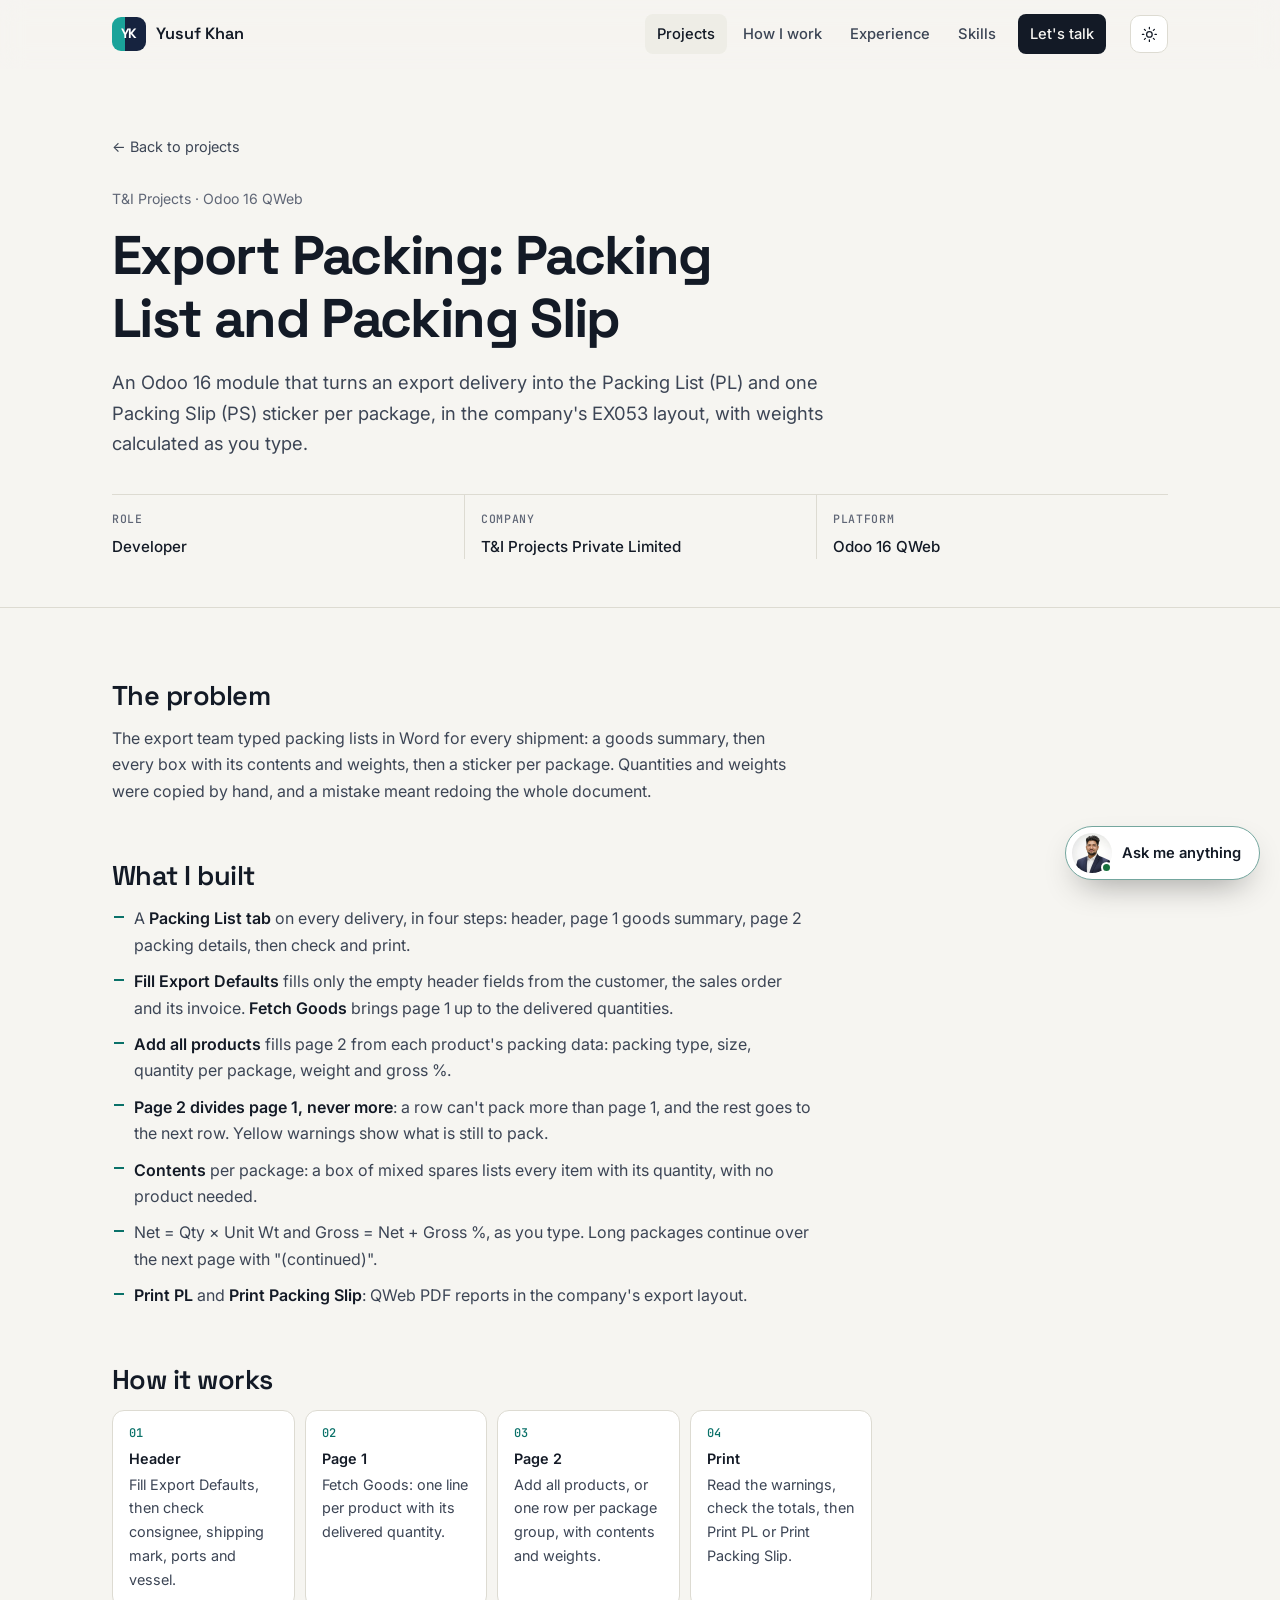
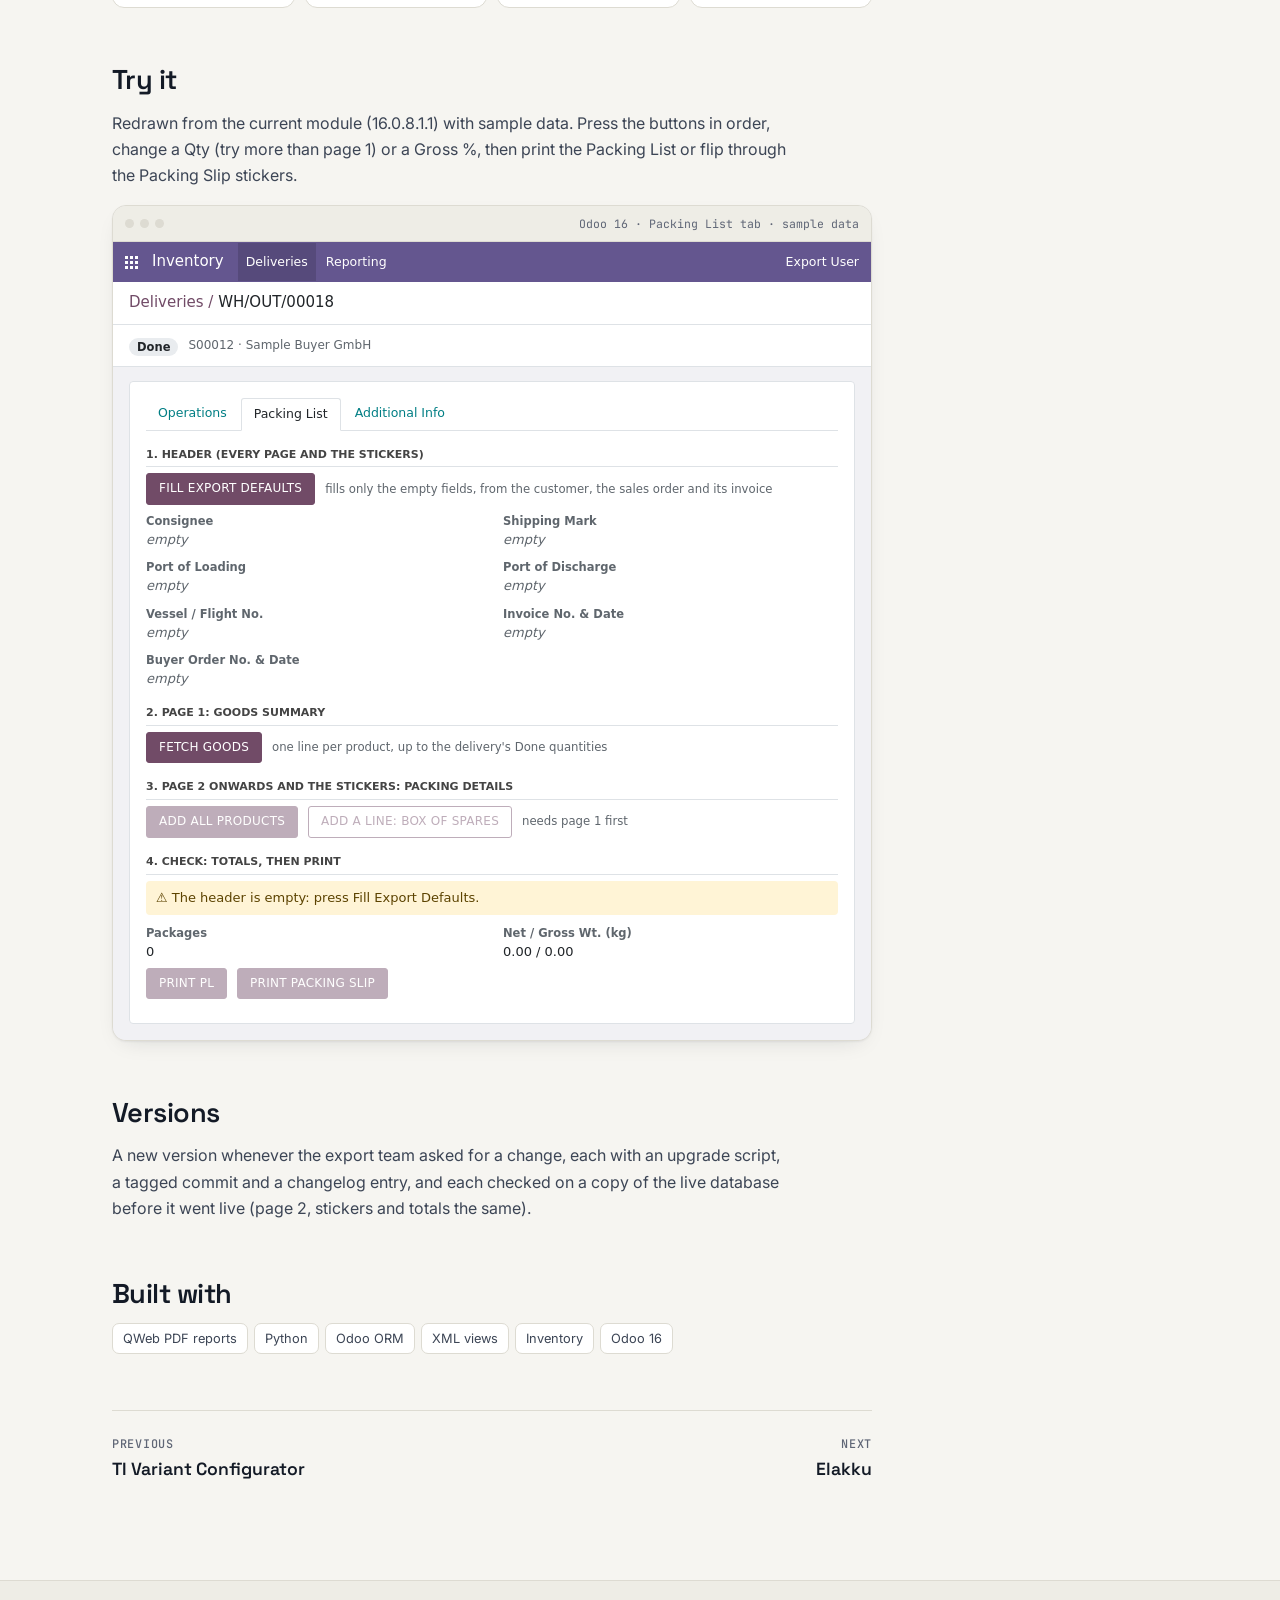
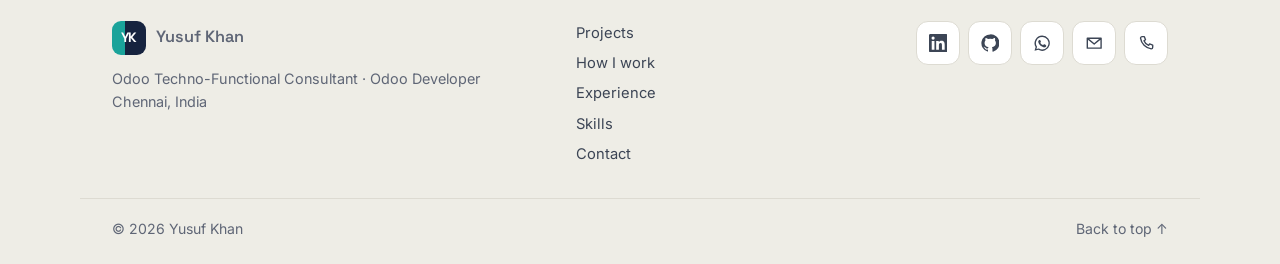
<file: work/export-packing/index.html>
<!DOCTYPE html>
<html lang="en">
<head>
  <meta charset="UTF-8">
  <meta name="viewport" content="width=device-width, initial-scale=1.0">
  <title>Export Packing Customization · Case study · Yusuf Khan</title>
  <meta name="description" content="Case study: Odoo 16 QWeb export packing list and packing slip reports matched to the business template, with configurable fields, logo display, and port and package-type selection.">
  <meta name="author" content="Yusuf Khan">
  <meta name="theme-color" content="#f6f5f1" media="(prefers-color-scheme: light)">
  <meta name="theme-color" content="#0c1220" media="(prefers-color-scheme: dark)">
  <link rel="canonical" href="https://yusufi8.github.io/work/export-packing/">

  <meta property="og:type" content="article">
  <meta property="og:title" content="Export Packing Customization · Yusuf Khan">
  <meta property="og:description" content="Case study: Odoo 16 QWeb export packing list and packing slip reports matched to the business template, with configurable fields, logo display, and port and package-type selection.">
  <meta property="og:url" content="https://yusufi8.github.io/work/export-packing/">
  <meta property="og:image" content="https://yusufi8.github.io/images/og-image.png">
  <meta property="og:image:width" content="1200">
  <meta property="og:image:height" content="630">
  <meta name="twitter:card" content="summary_large_image">

  <link rel="icon" href="/images/favicon.svg" type="image/svg+xml">
  <link rel="apple-touch-icon" href="/images/logo.png">

  <link rel="preconnect" href="https://fonts.googleapis.com">
  <link rel="preconnect" href="https://fonts.gstatic.com" crossorigin>
  <link href="https://fonts.googleapis.com/css2?family=Inter:wght@400;500;600&family=JetBrains+Mono:wght@400;500&family=Space+Grotesk:wght@500;600;700&display=swap" rel="stylesheet">
  <link rel="stylesheet" href="/style.css">
  <link rel="stylesheet" href="/screens/screens.css">

  <script>
    try { const t = localStorage.getItem('theme'); if (t) document.documentElement.dataset.theme = t; } catch (e) {}
  </script>
</head>
<body>
  <a class="skip-link" href="#main">Skip to content</a>

  <!-- SVG icon sprite -->
  <svg width="0" height="0" style="position:absolute" aria-hidden="true">
    <symbol id="i-github" viewBox="0 0 24 24"><path fill="currentColor" d="M12 .5a11.5 11.5 0 0 0-3.64 22.41c.58.1.79-.25.79-.56v-2c-3.2.7-3.88-1.37-3.88-1.37-.53-1.33-1.28-1.69-1.28-1.69-1.05-.71.08-.7.08-.7 1.16.08 1.77 1.19 1.77 1.19 1.03 1.77 2.7 1.26 3.36.96.1-.75.4-1.26.73-1.55-2.55-.29-5.24-1.28-5.24-5.68 0-1.26.45-2.28 1.19-3.09-.12-.29-.52-1.46.11-3.05 0 0 .97-.31 3.17 1.18a11 11 0 0 1 5.77 0c2.2-1.49 3.17-1.18 3.17-1.18.63 1.59.23 2.76.11 3.05.74.81 1.19 1.83 1.19 3.09 0 4.41-2.69 5.38-5.25 5.67.41.36.78 1.06.78 2.14v3.17c0 .31.21.67.8.56A11.5 11.5 0 0 0 12 .5Z"/></symbol>
    <symbol id="i-linkedin" viewBox="0 0 24 24"><path fill="currentColor" d="M20.45 20.45h-3.56v-5.57c0-1.33-.02-3.04-1.85-3.04-1.85 0-2.14 1.45-2.14 2.94v5.67H9.35V9h3.41v1.56h.05c.48-.9 1.64-1.85 3.37-1.85 3.6 0 4.27 2.37 4.27 5.46v6.28ZM5.34 7.43a2.06 2.06 0 1 1 0-4.13 2.06 2.06 0 0 1 0 4.13ZM7.12 20.45H3.56V9h3.56v11.45ZM22.22 0H1.77C.79 0 0 .77 0 1.73v20.54C0 23.23.79 24 1.77 24h20.45c.98 0 1.78-.77 1.78-1.73V1.73C24 .77 23.2 0 22.22 0Z"/></symbol>
    <symbol id="i-mail" viewBox="0 0 24 24"><path fill="none" stroke="currentColor" stroke-width="1.8" stroke-linecap="round" stroke-linejoin="round" d="M3 5.5h18v13H3zM3.5 6l8.5 7 8.5-7"/></symbol>
    <symbol id="i-arrow" viewBox="0 0 24 24"><path fill="none" stroke="currentColor" stroke-width="1.8" stroke-linecap="round" stroke-linejoin="round" d="M7 17 17 7M8 7h9v9"/></symbol>
    <symbol id="i-pin" viewBox="0 0 24 24"><path fill="none" stroke="currentColor" stroke-width="1.8" stroke-linecap="round" stroke-linejoin="round" d="M12 21s-7-6.2-7-11.5a7 7 0 0 1 14 0C19 14.8 12 21 12 21Z"/><circle cx="12" cy="9.5" r="2.5" fill="none" stroke="currentColor" stroke-width="1.8"/></symbol>
    <symbol id="i-sun" viewBox="0 0 24 24"><g fill="none" stroke="currentColor" stroke-width="1.8" stroke-linecap="round"><circle cx="12" cy="12" r="4"/><path d="M12 2v2M12 20v2M4.9 4.9l1.4 1.4M17.7 17.7l1.4 1.4M2 12h2M20 12h2M4.9 19.1l1.4-1.4M17.7 6.3l1.4-1.4"/></g></symbol>
    <symbol id="i-moon" viewBox="0 0 24 24"><path fill="none" stroke="currentColor" stroke-width="1.8" stroke-linejoin="round" d="M20 14.5A8 8 0 0 1 9.5 4a8 8 0 1 0 10.5 10.5Z"/></symbol>
    <symbol id="i-download" viewBox="0 0 24 24"><path fill="none" stroke="currentColor" stroke-width="1.8" stroke-linecap="round" stroke-linejoin="round" d="M12 4v11m0 0-4.5-4.5M12 15l4.5-4.5M5 19h14"/></symbol>
    <symbol id="i-phone" viewBox="0 0 24 24"><path fill="none" stroke="currentColor" stroke-width="1.8" stroke-linejoin="round" d="M6.6 3.5h3l1.5 4-2 1.3a11 11 0 0 0 6.1 6.1l1.3-2 4 1.5v3a2 2 0 0 1-2 2A16.5 16.5 0 0 1 4.6 5.5a2 2 0 0 1 2-2Z"/></symbol>
    <symbol id="i-whatsapp" viewBox="0 0 24 24"><path fill="currentColor" d="M12 2a10 10 0 0 0-8.6 15.1L2 22l5-1.3A10 10 0 1 0 12 2Zm0 18.2a8.2 8.2 0 0 1-4.2-1.2l-.3-.2-3 .8.8-2.9-.2-.3A8.2 8.2 0 1 1 12 20.2Zm4.5-6.1c-.2-.1-1.5-.7-1.7-.8-.2-.1-.4-.1-.6.1l-.8 1c-.1.2-.3.2-.5.1a6.7 6.7 0 0 1-3.3-2.9c-.3-.4.3-.4.7-1.3.1-.2 0-.3 0-.4l-.8-1.8c-.2-.5-.4-.4-.6-.4h-.5a1 1 0 0 0-.7.3 2.9 2.9 0 0 0-.9 2.2 5 5 0 0 0 1.1 2.7 11.5 11.5 0 0 0 4.4 3.9c1.6.7 2.3.8 3.1.6.5-.1 1.5-.6 1.7-1.2.2-.6.2-1.1.1-1.2l-.5-.3Z"/></symbol>
  </svg>

  <header class="nav" id="top">
    <div class="nav-inner">
      <a href="/" class="brand" aria-label="Yusuf Khan, home">
        <span class="brand-mark" aria-hidden="true">YK</span>
        <span class="brand-name">Yusuf Khan</span>
      </a>
      <nav aria-label="Primary">
        <ul class="nav-links" id="nav-links">
          <li><a href="/#work" class="active" aria-current="true">Projects</a></li>
          <li><a href="/#process">How I work</a></li>
          <li><a href="/#experience">Experience</a></li>
          <li><a href="/#skills">Skills</a></li>
          <li><a href="/#contact" class="nav-cta">Let's talk</a></li>
        </ul>
      </nav>
      <div class="nav-tools">
        <button class="icon-btn" id="theme-toggle" type="button" aria-label="Switch colour theme">
          <svg class="i-sun"><use href="#i-sun"/></svg>
          <svg class="i-moon"><use href="#i-moon"/></svg>
        </button>
        <button class="icon-btn menu-btn" id="menu-btn" type="button" aria-label="Open menu" aria-expanded="false" aria-controls="nav-links">
          <span></span><span></span>
        </button>
      </div>
    </div>
  </header>

  <main id="main">
    <section class="cs-hero">
      <div class="container">
        <a class="crumb" href="/#work">← Back to projects</a>
        <p class="case-where">T&amp;I Projects · Odoo 16 QWeb</p>
        <h1>Export Packing: Packing List and Packing Slip</h1>
        <p class="cs-lede">An Odoo 16 module that turns an export delivery into the Packing List (PL) and one Packing Slip (PS) sticker per package, in the company's EX053 layout, with weights calculated as you type.</p>
        <dl class="cs-meta">
          <div><dt>Role</dt><dd>Developer</dd></div>
          <div><dt>Company</dt><dd>T&amp;I Projects Private Limited</dd></div>
          <div><dt>Platform</dt><dd>Odoo 16 QWeb</dd></div>
        </dl>
      </div>
    </section>

    <div class="container cs-layout cs-simple">
      <div class="cs-body">
          <section class="cs-section" id="problem">
            <h2>The problem</h2>
            <p>The export team typed packing lists in Word for every shipment: a goods summary, then every box with its contents and weights, then a sticker per package. Quantities and weights were copied by hand, and a mistake meant redoing the whole document.</p>
          </section>

          <section class="cs-section" id="solution">
            <h2>What I built</h2>
            <ul class="cs-list">
              <li>A <strong>Packing List tab</strong> on every delivery, in four steps: header, page 1 goods summary, page 2 packing details, then check and print.</li>
              <li><strong>Fill Export Defaults</strong> fills only the empty header fields from the customer, the sales order and its invoice. <strong>Fetch Goods</strong> brings page 1 up to the delivered quantities.</li>
              <li><strong>Add all products</strong> fills page 2 from each product's packing data: packing type, size, quantity per package, weight and gross %.</li>
              <li><strong>Page 2 divides page 1, never more</strong>: a row can't pack more than page 1, and the rest goes to the next row. Yellow warnings show what is still to pack.</li>
              <li><strong>Contents</strong> per package: a box of mixed spares lists every item with its quantity, with no product needed.</li>
              <li>Net = Qty × Unit Wt and Gross = Net + Gross %, as you type. Long packages continue over the next page with "(continued)".</li>
              <li><strong>Print PL</strong> and <strong>Print Packing Slip</strong>: QWeb PDF reports in the company's export layout.</li>
            </ul>
          </section>

          <section class="cs-section" id="workflow">
            <h2>How it works</h2>
            <ol class="steps">
              <li><strong>Header</strong>Fill Export Defaults, then check consignee, shipping mark, ports and vessel.</li>
              <li><strong>Page 1</strong>Fetch Goods: one line per product with its delivered quantity.</li>
              <li><strong>Page 2</strong>Add all products, or one row per package group, with contents and weights.</li>
              <li><strong>Print</strong>Read the warnings, check the totals, then Print PL or Print Packing Slip.</li>
            </ol>
          </section>

          <section class="cs-section" id="try">
            <h2>Try it</h2>
            <p>Redrawn from the current module (16.0.8.1.1) with sample data. Press the buttons in order, change a Qty (try more than page 1) or a Gross %, then print the Packing List or flip through the Packing Slip stickers.</p>
            <figure class="screen">
              <div class="screen-bar" aria-hidden="true"><i></i><i></i><i></i><span>Odoo 16 · Packing List tab · sample data</span></div>
              <div data-screen="packing"><p class="screen-fallback">The Packing List tab of an export delivery in four steps, and the Packing List and Packing Slip it prints.</p></div>
            </figure>
          </section>

          <section class="cs-section" id="versions">
            <h2>Versions</h2>
            <p>A new version whenever the export team asked for a change, each with an upgrade script, a tagged commit and a changelog entry, and each checked on a copy of the live database before it went live (page 2, stickers and totals the same).</p>
          </section>

          <section class="cs-section" id="stack">
            <h2>Built with</h2>
            <ul class="tags"><li>QWeb PDF reports</li><li>Python</li><li>Odoo ORM</li><li>XML views</li><li>Inventory</li><li>Odoo 16</li></ul>
          </section>

          <nav class="cs-next" aria-label="More case studies">
            <a href="/work/variant-configurator/"><span>Previous</span><strong>TI Variant Configurator</strong></a>
            <a href="/work/jobpilot/"><span>Next</span><strong>Elakku</strong></a>
          </nav>
      </div>
    </div>
  </main>

  <footer class="footer">
    <div class="container footer-grid">
      <div class="footer-brand">
        <a href="/" class="brand" aria-label="Yusuf Khan, home">
          <span class="brand-mark" aria-hidden="true">YK</span>
          <span class="brand-name">Yusuf Khan</span>
        </a>
        <p>Odoo Techno-Functional Consultant · Odoo Developer<br>Chennai, India</p>
      </div>
      <nav class="footer-nav" aria-label="Footer">
        <a href="/#work">Projects</a>
        <a href="/#process">How I work</a>
        <a href="/#experience">Experience</a>
        <a href="/#skills">Skills</a>
        <a href="/#contact">Contact</a>
      </nav>
      <ul class="socials">
        <li><a href="https://www.linkedin.com/in/yusuf-khan-8a1bb4378/" target="_blank" rel="noopener me" title="LinkedIn"><svg aria-hidden="true"><use href="#i-linkedin"/></svg><span class="sr-only">LinkedIn (opens in a new tab)</span></a></li>
        <li><a href="https://github.com/Yusufi8" target="_blank" rel="noopener me" title="GitHub"><svg aria-hidden="true"><use href="#i-github"/></svg><span class="sr-only">GitHub (opens in a new tab)</span></a></li>
        <li><a href="https://wa.me/918925788226" target="_blank" rel="noopener" title="WhatsApp"><svg aria-hidden="true"><use href="#i-whatsapp"/></svg><span class="sr-only">WhatsApp (opens in a new tab)</span></a></li>
        <li><a href="mailto:yusufyt287@gmail.com" title="E-mail"><svg aria-hidden="true"><use href="#i-mail"/></svg><span class="sr-only">E-mail</span></a></li>
        <li><a href="tel:+918925788226" title="Call"><svg aria-hidden="true"><use href="#i-phone"/></svg><span class="sr-only">Call +91 89257 88226</span></a></li>
      </ul>
    </div>
    <div class="container footer-bottom">
      <p>© <span id="year">2026</span> Yusuf Khan</p>
      <a href="#top">Back to top ↑</a>
    </div>
  </footer>

  <script src="/script.js"></script>
  <script src="/screens/screens.js" defer></script>
  <script src="/chat/chat.js" defer></script>
</body>
</html>
</file>
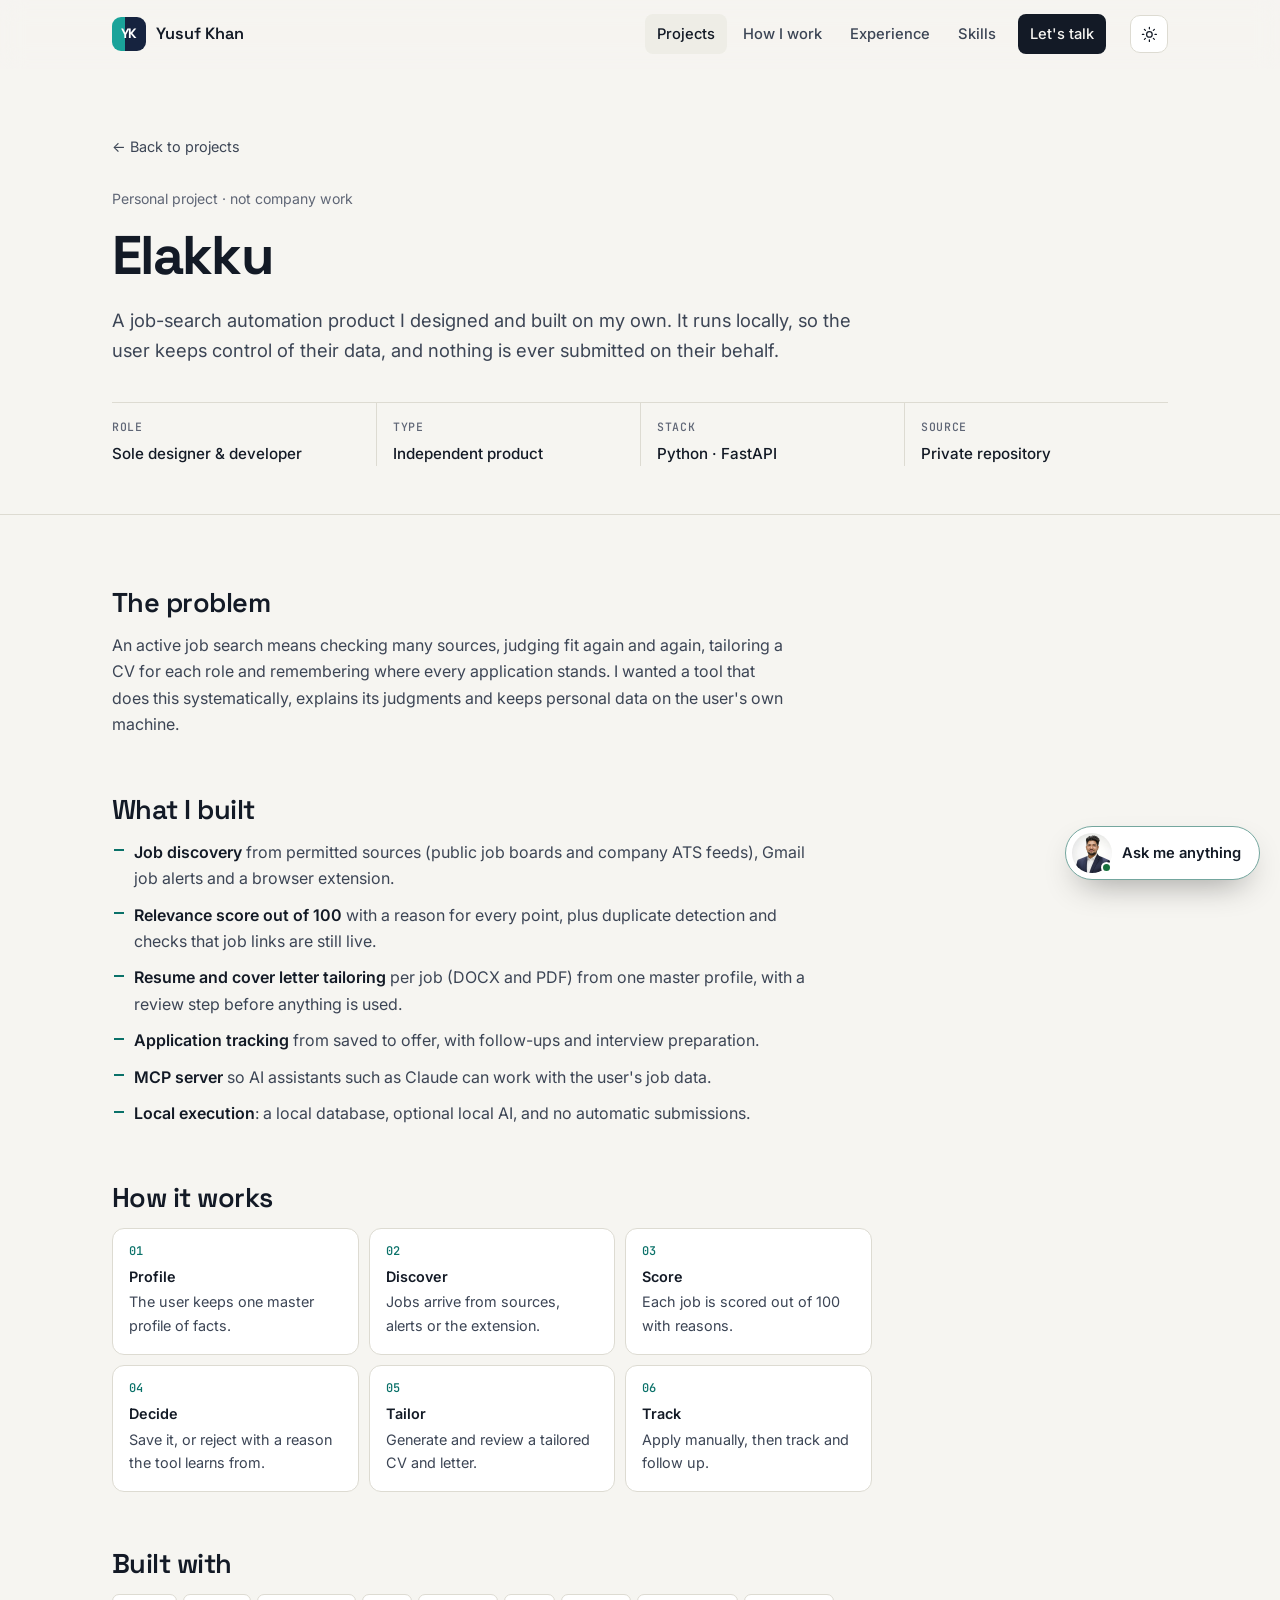
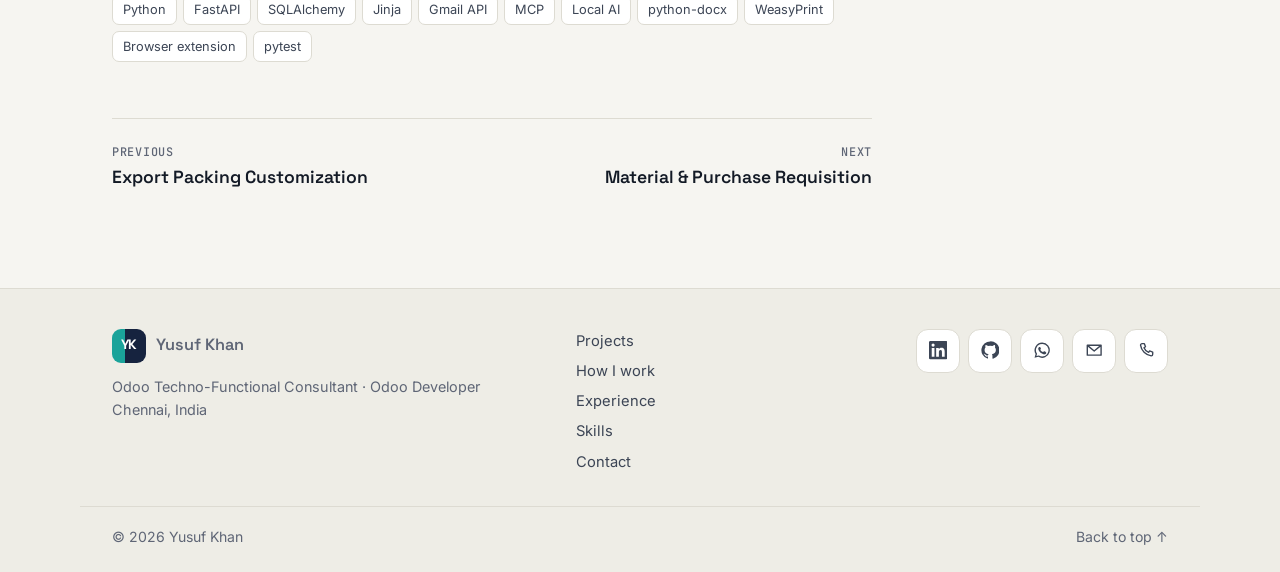
<file: work/jobpilot/index.html>
<!DOCTYPE html>
<html lang="en">
<head>
  <meta charset="UTF-8">
  <meta name="viewport" content="width=device-width, initial-scale=1.0">
  <title>Elakku · Case study · Yusuf Khan</title>
  <meta name="description" content="Case study: Elakku, an independent job-search automation product built with Python and FastAPI: job discovery, explained 100-point scoring, CV tailoring, Gmail alerts, application tracking and an MCP server.">
  <meta name="author" content="Yusuf Khan">
  <meta name="theme-color" content="#f6f5f1" media="(prefers-color-scheme: light)">
  <meta name="theme-color" content="#0c1220" media="(prefers-color-scheme: dark)">
  <link rel="canonical" href="https://yusufi8.github.io/work/jobpilot/">

  <meta property="og:type" content="article">
  <meta property="og:title" content="Elakku · Yusuf Khan">
  <meta property="og:description" content="Case study: Elakku, an independent job-search automation product built with Python and FastAPI: job discovery, explained 100-point scoring, CV tailoring, Gmail alerts, application tracking and an MCP server.">
  <meta property="og:url" content="https://yusufi8.github.io/work/jobpilot/">
  <meta property="og:image" content="https://yusufi8.github.io/images/og-image.png">
  <meta property="og:image:width" content="1200">
  <meta property="og:image:height" content="630">
  <meta name="twitter:card" content="summary_large_image">

  <link rel="icon" href="/images/favicon.svg" type="image/svg+xml">
  <link rel="apple-touch-icon" href="/images/logo.png">

  <link rel="preconnect" href="https://fonts.googleapis.com">
  <link rel="preconnect" href="https://fonts.gstatic.com" crossorigin>
  <link href="https://fonts.googleapis.com/css2?family=Inter:wght@400;500;600&family=JetBrains+Mono:wght@400;500&family=Space+Grotesk:wght@500;600;700&display=swap" rel="stylesheet">
  <link rel="stylesheet" href="/style.css">

  <script>
    try { const t = localStorage.getItem('theme'); if (t) document.documentElement.dataset.theme = t; } catch (e) {}
  </script>
</head>
<body>
  <a class="skip-link" href="#main">Skip to content</a>

  <!-- SVG icon sprite -->
  <svg width="0" height="0" style="position:absolute" aria-hidden="true">
    <symbol id="i-github" viewBox="0 0 24 24"><path fill="currentColor" d="M12 .5a11.5 11.5 0 0 0-3.64 22.41c.58.1.79-.25.79-.56v-2c-3.2.7-3.88-1.37-3.88-1.37-.53-1.33-1.28-1.69-1.28-1.69-1.05-.71.08-.7.08-.7 1.16.08 1.77 1.19 1.77 1.19 1.03 1.77 2.7 1.26 3.36.96.1-.75.4-1.26.73-1.55-2.55-.29-5.24-1.28-5.24-5.68 0-1.26.45-2.28 1.19-3.09-.12-.29-.52-1.46.11-3.05 0 0 .97-.31 3.17 1.18a11 11 0 0 1 5.77 0c2.2-1.49 3.17-1.18 3.17-1.18.63 1.59.23 2.76.11 3.05.74.81 1.19 1.83 1.19 3.09 0 4.41-2.69 5.38-5.25 5.67.41.36.78 1.06.78 2.14v3.17c0 .31.21.67.8.56A11.5 11.5 0 0 0 12 .5Z"/></symbol>
    <symbol id="i-linkedin" viewBox="0 0 24 24"><path fill="currentColor" d="M20.45 20.45h-3.56v-5.57c0-1.33-.02-3.04-1.85-3.04-1.85 0-2.14 1.45-2.14 2.94v5.67H9.35V9h3.41v1.56h.05c.48-.9 1.64-1.85 3.37-1.85 3.6 0 4.27 2.37 4.27 5.46v6.28ZM5.34 7.43a2.06 2.06 0 1 1 0-4.13 2.06 2.06 0 0 1 0 4.13ZM7.12 20.45H3.56V9h3.56v11.45ZM22.22 0H1.77C.79 0 0 .77 0 1.73v20.54C0 23.23.79 24 1.77 24h20.45c.98 0 1.78-.77 1.78-1.73V1.73C24 .77 23.2 0 22.22 0Z"/></symbol>
    <symbol id="i-mail" viewBox="0 0 24 24"><path fill="none" stroke="currentColor" stroke-width="1.8" stroke-linecap="round" stroke-linejoin="round" d="M3 5.5h18v13H3zM3.5 6l8.5 7 8.5-7"/></symbol>
    <symbol id="i-arrow" viewBox="0 0 24 24"><path fill="none" stroke="currentColor" stroke-width="1.8" stroke-linecap="round" stroke-linejoin="round" d="M7 17 17 7M8 7h9v9"/></symbol>
    <symbol id="i-pin" viewBox="0 0 24 24"><path fill="none" stroke="currentColor" stroke-width="1.8" stroke-linecap="round" stroke-linejoin="round" d="M12 21s-7-6.2-7-11.5a7 7 0 0 1 14 0C19 14.8 12 21 12 21Z"/><circle cx="12" cy="9.5" r="2.5" fill="none" stroke="currentColor" stroke-width="1.8"/></symbol>
    <symbol id="i-sun" viewBox="0 0 24 24"><g fill="none" stroke="currentColor" stroke-width="1.8" stroke-linecap="round"><circle cx="12" cy="12" r="4"/><path d="M12 2v2M12 20v2M4.9 4.9l1.4 1.4M17.7 17.7l1.4 1.4M2 12h2M20 12h2M4.9 19.1l1.4-1.4M17.7 6.3l1.4-1.4"/></g></symbol>
    <symbol id="i-moon" viewBox="0 0 24 24"><path fill="none" stroke="currentColor" stroke-width="1.8" stroke-linejoin="round" d="M20 14.5A8 8 0 0 1 9.5 4a8 8 0 1 0 10.5 10.5Z"/></symbol>
    <symbol id="i-download" viewBox="0 0 24 24"><path fill="none" stroke="currentColor" stroke-width="1.8" stroke-linecap="round" stroke-linejoin="round" d="M12 4v11m0 0-4.5-4.5M12 15l4.5-4.5M5 19h14"/></symbol>
    <symbol id="i-phone" viewBox="0 0 24 24"><path fill="none" stroke="currentColor" stroke-width="1.8" stroke-linejoin="round" d="M6.6 3.5h3l1.5 4-2 1.3a11 11 0 0 0 6.1 6.1l1.3-2 4 1.5v3a2 2 0 0 1-2 2A16.5 16.5 0 0 1 4.6 5.5a2 2 0 0 1 2-2Z"/></symbol>
    <symbol id="i-whatsapp" viewBox="0 0 24 24"><path fill="currentColor" d="M12 2a10 10 0 0 0-8.6 15.1L2 22l5-1.3A10 10 0 1 0 12 2Zm0 18.2a8.2 8.2 0 0 1-4.2-1.2l-.3-.2-3 .8.8-2.9-.2-.3A8.2 8.2 0 1 1 12 20.2Zm4.5-6.1c-.2-.1-1.5-.7-1.7-.8-.2-.1-.4-.1-.6.1l-.8 1c-.1.2-.3.2-.5.1a6.7 6.7 0 0 1-3.3-2.9c-.3-.4.3-.4.7-1.3.1-.2 0-.3 0-.4l-.8-1.8c-.2-.5-.4-.4-.6-.4h-.5a1 1 0 0 0-.7.3 2.9 2.9 0 0 0-.9 2.2 5 5 0 0 0 1.1 2.7 11.5 11.5 0 0 0 4.4 3.9c1.6.7 2.3.8 3.1.6.5-.1 1.5-.6 1.7-1.2.2-.6.2-1.1.1-1.2l-.5-.3Z"/></symbol>
  </svg>

  <header class="nav" id="top">
    <div class="nav-inner">
      <a href="/" class="brand" aria-label="Yusuf Khan, home">
        <span class="brand-mark" aria-hidden="true">YK</span>
        <span class="brand-name">Yusuf Khan</span>
      </a>
      <nav aria-label="Primary">
        <ul class="nav-links" id="nav-links">
          <li><a href="/#work" class="active" aria-current="true">Projects</a></li>
          <li><a href="/#process">How I work</a></li>
          <li><a href="/#experience">Experience</a></li>
          <li><a href="/#skills">Skills</a></li>
          <li><a href="/#contact" class="nav-cta">Let's talk</a></li>
        </ul>
      </nav>
      <div class="nav-tools">
        <button class="icon-btn" id="theme-toggle" type="button" aria-label="Switch colour theme">
          <svg class="i-sun"><use href="#i-sun"/></svg>
          <svg class="i-moon"><use href="#i-moon"/></svg>
        </button>
        <button class="icon-btn menu-btn" id="menu-btn" type="button" aria-label="Open menu" aria-expanded="false" aria-controls="nav-links">
          <span></span><span></span>
        </button>
      </div>
    </div>
  </header>

  <main id="main">
    <section class="cs-hero">
      <div class="container">
        <a class="crumb" href="/#work">← Back to projects</a>
        <p class="case-where">Personal project · not company work</p>
        <h1>Elakku</h1>
        <p class="cs-lede">A job-search automation product I designed and built on my own. It runs locally, so the user keeps control of their data, and nothing is ever submitted on their behalf.</p>
        <dl class="cs-meta">
          <div><dt>Role</dt><dd>Sole designer &amp; developer</dd></div>
          <div><dt>Type</dt><dd>Independent product</dd></div>
          <div><dt>Stack</dt><dd>Python · FastAPI</dd></div>
          <div><dt>Source</dt><dd>Private repository</dd></div>
        </dl>
      </div>
    </section>

    <div class="container cs-layout cs-simple">
      <div class="cs-body">
          <section class="cs-section" id="problem">
            <h2>The problem</h2>
            <p>An active job search means checking many sources, judging fit again and again, tailoring a CV for each role and remembering where every application stands. I wanted a tool that does this systematically, explains its judgments and keeps personal data on the user's own machine.</p>
          </section>

          <section class="cs-section" id="solution">
            <h2>What I built</h2>
            <ul class="cs-list">
              <li><strong>Job discovery</strong> from permitted sources (public job boards and company ATS feeds), Gmail job alerts and a browser extension.</li>
              <li><strong>Relevance score out of 100</strong> with a reason for every point, plus duplicate detection and checks that job links are still live.</li>
              <li><strong>Resume and cover letter tailoring</strong> per job (DOCX and PDF) from one master profile, with a review step before anything is used.</li>
              <li><strong>Application tracking</strong> from saved to offer, with follow-ups and interview preparation.</li>
              <li><strong>MCP server</strong> so AI assistants such as Claude can work with the user's job data.</li>
              <li><strong>Local execution</strong>: a local database, optional local AI, and no automatic submissions.</li>
            </ul>
          </section>

          <section class="cs-section" id="workflow">
            <h2>How it works</h2>
            <ol class="steps">
              <li><strong>Profile</strong>The user keeps one master profile of facts.</li>
              <li><strong>Discover</strong>Jobs arrive from sources, alerts or the extension.</li>
              <li><strong>Score</strong>Each job is scored out of 100 with reasons.</li>
              <li><strong>Decide</strong>Save it, or reject with a reason the tool learns from.</li>
              <li><strong>Tailor</strong>Generate and review a tailored CV and letter.</li>
              <li><strong>Track</strong>Apply manually, then track and follow up.</li>
            </ol>
          </section>

          <section class="cs-section" id="stack">
            <h2>Built with</h2>
            <ul class="tags"><li>Python</li><li>FastAPI</li><li>SQLAlchemy</li><li>Jinja</li><li>Gmail API</li><li>MCP</li><li>Local AI</li><li>python-docx</li><li>WeasyPrint</li><li>Browser extension</li><li>pytest</li></ul>
          </section>

          <nav class="cs-next" aria-label="More case studies">
            <a href="/work/export-packing/"><span>Previous</span><strong>Export Packing Customization</strong></a>
            <a href="/work/material-requisition/"><span>Next</span><strong>Material &amp; Purchase Requisition</strong></a>
          </nav>
      </div>
    </div>
  </main>

  <footer class="footer">
    <div class="container footer-grid">
      <div class="footer-brand">
        <a href="/" class="brand" aria-label="Yusuf Khan, home">
          <span class="brand-mark" aria-hidden="true">YK</span>
          <span class="brand-name">Yusuf Khan</span>
        </a>
        <p>Odoo Techno-Functional Consultant · Odoo Developer<br>Chennai, India</p>
      </div>
      <nav class="footer-nav" aria-label="Footer">
        <a href="/#work">Projects</a>
        <a href="/#process">How I work</a>
        <a href="/#experience">Experience</a>
        <a href="/#skills">Skills</a>
        <a href="/#contact">Contact</a>
      </nav>
      <ul class="socials">
        <li><a href="https://www.linkedin.com/in/yusuf-khan-8a1bb4378/" target="_blank" rel="noopener me" title="LinkedIn"><svg aria-hidden="true"><use href="#i-linkedin"/></svg><span class="sr-only">LinkedIn (opens in a new tab)</span></a></li>
        <li><a href="https://github.com/Yusufi8" target="_blank" rel="noopener me" title="GitHub"><svg aria-hidden="true"><use href="#i-github"/></svg><span class="sr-only">GitHub (opens in a new tab)</span></a></li>
        <li><a href="https://wa.me/918925788226" target="_blank" rel="noopener" title="WhatsApp"><svg aria-hidden="true"><use href="#i-whatsapp"/></svg><span class="sr-only">WhatsApp (opens in a new tab)</span></a></li>
        <li><a href="mailto:yusufyt287@gmail.com" title="E-mail"><svg aria-hidden="true"><use href="#i-mail"/></svg><span class="sr-only">E-mail</span></a></li>
        <li><a href="tel:+918925788226" title="Call"><svg aria-hidden="true"><use href="#i-phone"/></svg><span class="sr-only">Call +91 89257 88226</span></a></li>
      </ul>
    </div>
    <div class="container footer-bottom">
      <p>© <span id="year">2026</span> Yusuf Khan</p>
      <a href="#top">Back to top ↑</a>
    </div>
  </footer>

  <script src="/script.js"></script>
  <script src="/chat/chat.js" defer></script>
</body>
</html>
</file>
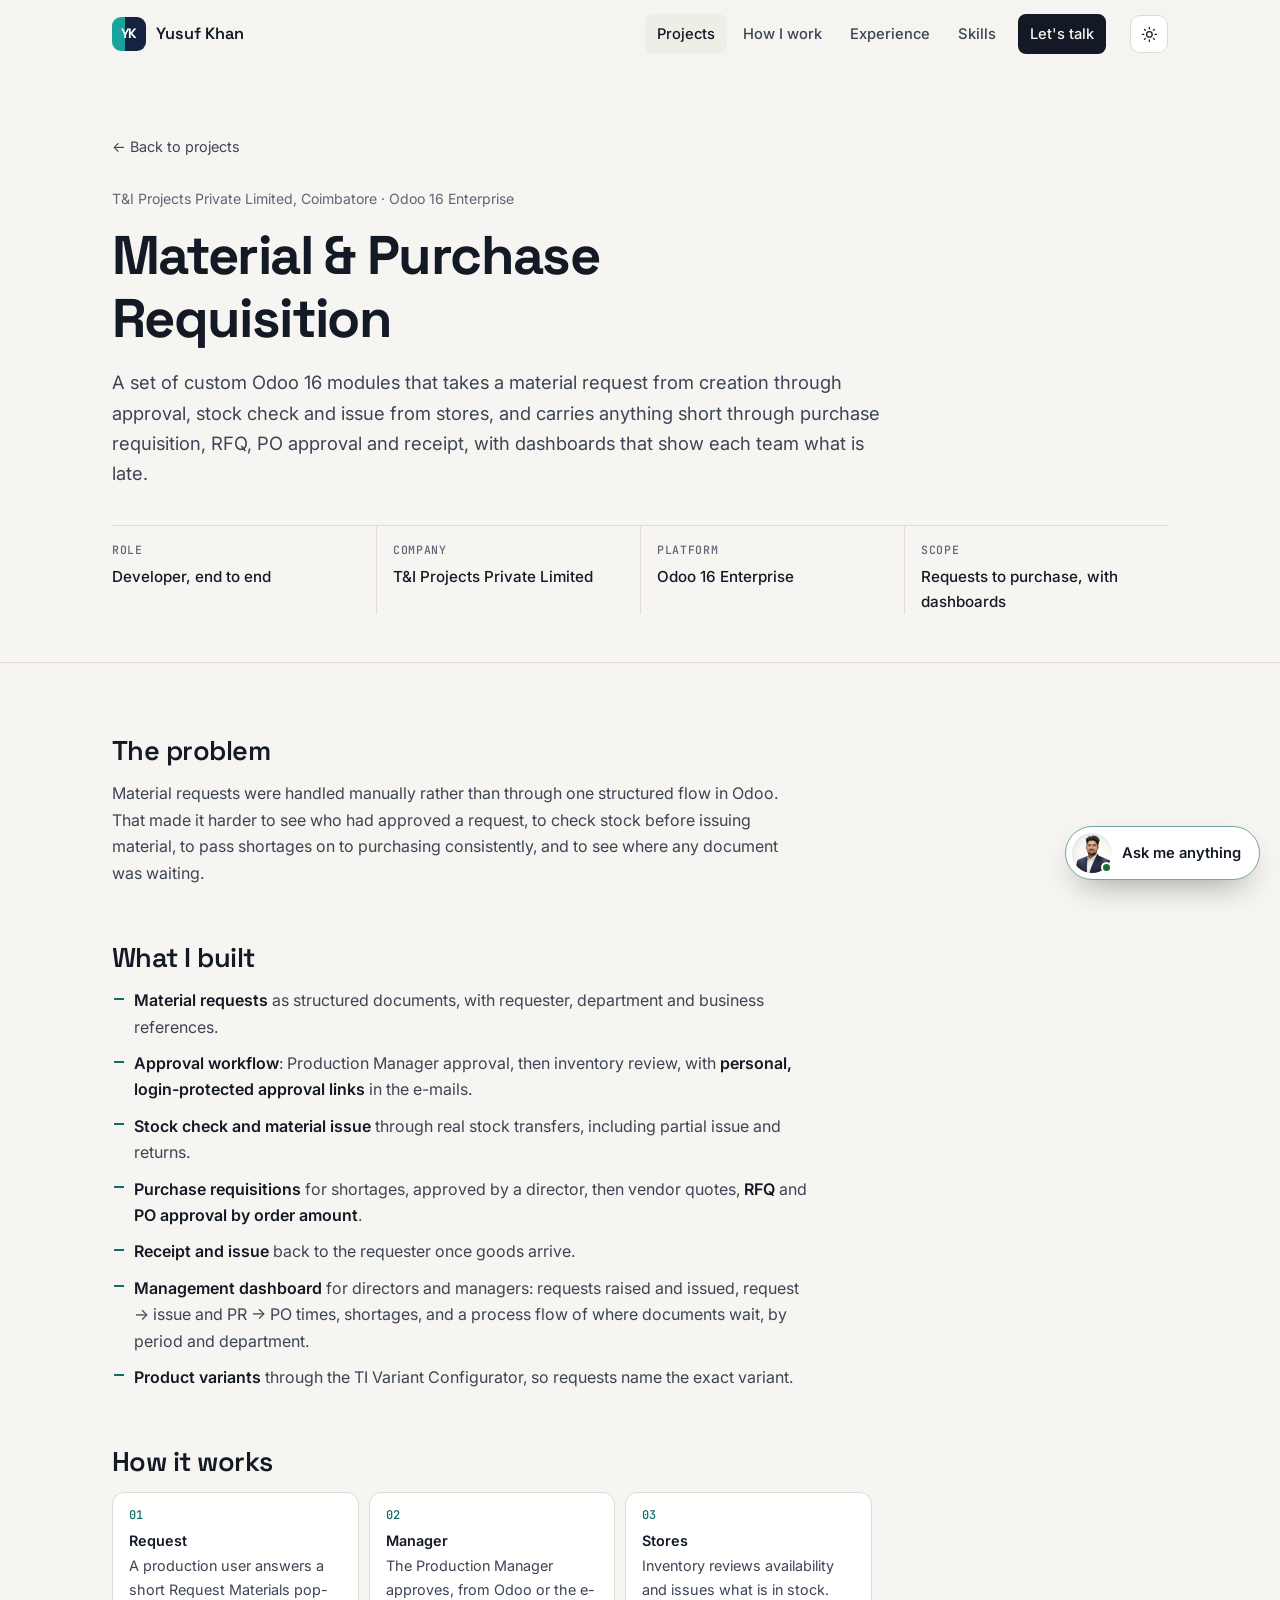
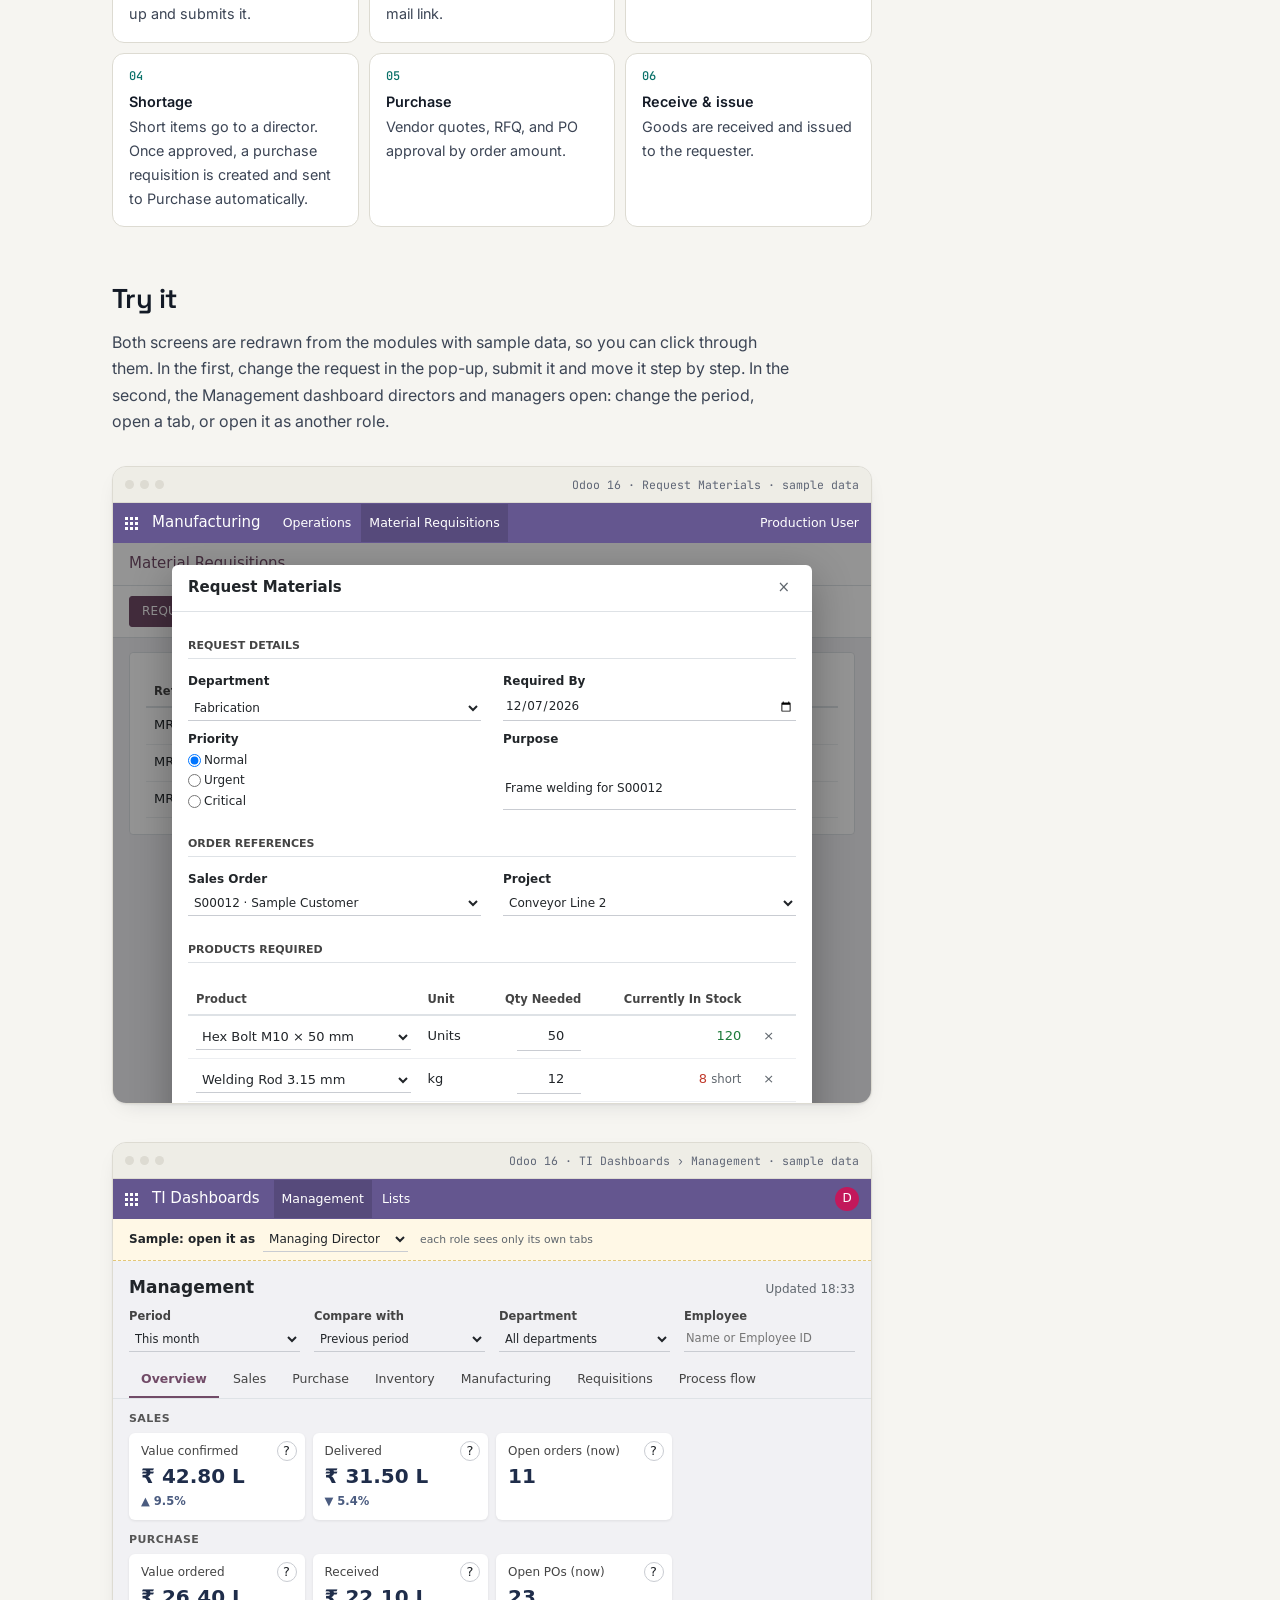
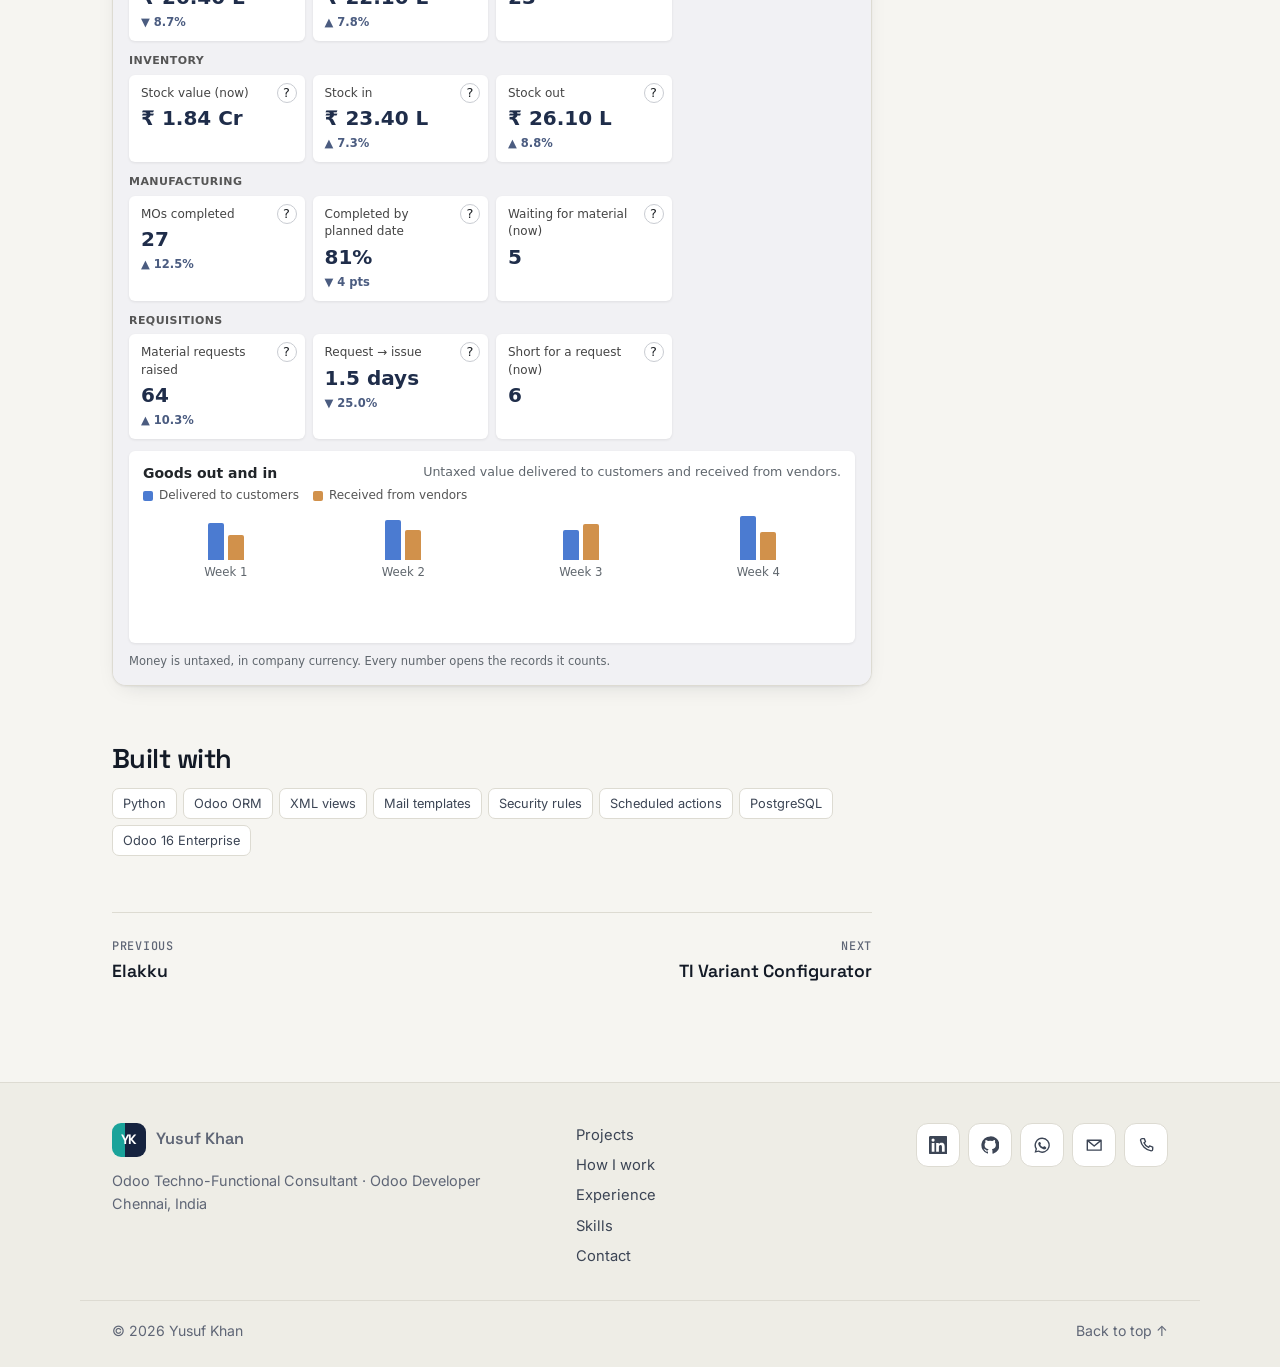
<file: work/material-requisition/index.html>
<!DOCTYPE html>
<html lang="en">
<head>
  <meta charset="UTF-8">
  <meta name="viewport" content="width=device-width, initial-scale=1.0">
  <title>Material &amp; Purchase Requisition · Case study · Yusuf Khan</title>
  <meta name="description" content="Case study: an Odoo 16 material and purchase requisition suite for T&amp;I Projects Private Limited: approvals with email links, stock checks, material issue, purchase requisitions, RFQs, PO approval by amount and role-based dashboards.">
  <meta name="author" content="Yusuf Khan">
  <meta name="theme-color" content="#f6f5f1" media="(prefers-color-scheme: light)">
  <meta name="theme-color" content="#0c1220" media="(prefers-color-scheme: dark)">
  <link rel="canonical" href="https://yusufi8.github.io/work/material-requisition/">

  <meta property="og:type" content="article">
  <meta property="og:title" content="Material &amp;amp; Purchase Requisition · Yusuf Khan">
  <meta property="og:description" content="Case study: an Odoo 16 material and purchase requisition suite for T&amp;I Projects Private Limited: approvals with email links, stock checks, material issue, purchase requisitions, RFQs, PO approval by amount and role-based dashboards.">
  <meta property="og:url" content="https://yusufi8.github.io/work/material-requisition/">
  <meta property="og:image" content="https://yusufi8.github.io/images/og-image.png">
  <meta property="og:image:width" content="1200">
  <meta property="og:image:height" content="630">
  <meta name="twitter:card" content="summary_large_image">

  <link rel="icon" href="/images/favicon.svg" type="image/svg+xml">
  <link rel="apple-touch-icon" href="/images/logo.png">

  <link rel="preconnect" href="https://fonts.googleapis.com">
  <link rel="preconnect" href="https://fonts.gstatic.com" crossorigin>
  <link href="https://fonts.googleapis.com/css2?family=Inter:wght@400;500;600&family=JetBrains+Mono:wght@400;500&family=Space+Grotesk:wght@500;600;700&display=swap" rel="stylesheet">
  <link rel="stylesheet" href="/style.css">
  <link rel="stylesheet" href="/screens/screens.css">

  <script>
    try { const t = localStorage.getItem('theme'); if (t) document.documentElement.dataset.theme = t; } catch (e) {}
  </script>
</head>
<body>
  <a class="skip-link" href="#main">Skip to content</a>

  <!-- SVG icon sprite -->
  <svg width="0" height="0" style="position:absolute" aria-hidden="true">
    <symbol id="i-github" viewBox="0 0 24 24"><path fill="currentColor" d="M12 .5a11.5 11.5 0 0 0-3.64 22.41c.58.1.79-.25.79-.56v-2c-3.2.7-3.88-1.37-3.88-1.37-.53-1.33-1.28-1.69-1.28-1.69-1.05-.71.08-.7.08-.7 1.16.08 1.77 1.19 1.77 1.19 1.03 1.77 2.7 1.26 3.36.96.1-.75.4-1.26.73-1.55-2.55-.29-5.24-1.28-5.24-5.68 0-1.26.45-2.28 1.19-3.09-.12-.29-.52-1.46.11-3.05 0 0 .97-.31 3.17 1.18a11 11 0 0 1 5.77 0c2.2-1.49 3.17-1.18 3.17-1.18.63 1.59.23 2.76.11 3.05.74.81 1.19 1.83 1.19 3.09 0 4.41-2.69 5.38-5.25 5.67.41.36.78 1.06.78 2.14v3.17c0 .31.21.67.8.56A11.5 11.5 0 0 0 12 .5Z"/></symbol>
    <symbol id="i-linkedin" viewBox="0 0 24 24"><path fill="currentColor" d="M20.45 20.45h-3.56v-5.57c0-1.33-.02-3.04-1.85-3.04-1.85 0-2.14 1.45-2.14 2.94v5.67H9.35V9h3.41v1.56h.05c.48-.9 1.64-1.85 3.37-1.85 3.6 0 4.27 2.37 4.27 5.46v6.28ZM5.34 7.43a2.06 2.06 0 1 1 0-4.13 2.06 2.06 0 0 1 0 4.13ZM7.12 20.45H3.56V9h3.56v11.45ZM22.22 0H1.77C.79 0 0 .77 0 1.73v20.54C0 23.23.79 24 1.77 24h20.45c.98 0 1.78-.77 1.78-1.73V1.73C24 .77 23.2 0 22.22 0Z"/></symbol>
    <symbol id="i-mail" viewBox="0 0 24 24"><path fill="none" stroke="currentColor" stroke-width="1.8" stroke-linecap="round" stroke-linejoin="round" d="M3 5.5h18v13H3zM3.5 6l8.5 7 8.5-7"/></symbol>
    <symbol id="i-arrow" viewBox="0 0 24 24"><path fill="none" stroke="currentColor" stroke-width="1.8" stroke-linecap="round" stroke-linejoin="round" d="M7 17 17 7M8 7h9v9"/></symbol>
    <symbol id="i-pin" viewBox="0 0 24 24"><path fill="none" stroke="currentColor" stroke-width="1.8" stroke-linecap="round" stroke-linejoin="round" d="M12 21s-7-6.2-7-11.5a7 7 0 0 1 14 0C19 14.8 12 21 12 21Z"/><circle cx="12" cy="9.5" r="2.5" fill="none" stroke="currentColor" stroke-width="1.8"/></symbol>
    <symbol id="i-sun" viewBox="0 0 24 24"><g fill="none" stroke="currentColor" stroke-width="1.8" stroke-linecap="round"><circle cx="12" cy="12" r="4"/><path d="M12 2v2M12 20v2M4.9 4.9l1.4 1.4M17.7 17.7l1.4 1.4M2 12h2M20 12h2M4.9 19.1l1.4-1.4M17.7 6.3l1.4-1.4"/></g></symbol>
    <symbol id="i-moon" viewBox="0 0 24 24"><path fill="none" stroke="currentColor" stroke-width="1.8" stroke-linejoin="round" d="M20 14.5A8 8 0 0 1 9.5 4a8 8 0 1 0 10.5 10.5Z"/></symbol>
    <symbol id="i-download" viewBox="0 0 24 24"><path fill="none" stroke="currentColor" stroke-width="1.8" stroke-linecap="round" stroke-linejoin="round" d="M12 4v11m0 0-4.5-4.5M12 15l4.5-4.5M5 19h14"/></symbol>
    <symbol id="i-phone" viewBox="0 0 24 24"><path fill="none" stroke="currentColor" stroke-width="1.8" stroke-linejoin="round" d="M6.6 3.5h3l1.5 4-2 1.3a11 11 0 0 0 6.1 6.1l1.3-2 4 1.5v3a2 2 0 0 1-2 2A16.5 16.5 0 0 1 4.6 5.5a2 2 0 0 1 2-2Z"/></symbol>
    <symbol id="i-whatsapp" viewBox="0 0 24 24"><path fill="currentColor" d="M12 2a10 10 0 0 0-8.6 15.1L2 22l5-1.3A10 10 0 1 0 12 2Zm0 18.2a8.2 8.2 0 0 1-4.2-1.2l-.3-.2-3 .8.8-2.9-.2-.3A8.2 8.2 0 1 1 12 20.2Zm4.5-6.1c-.2-.1-1.5-.7-1.7-.8-.2-.1-.4-.1-.6.1l-.8 1c-.1.2-.3.2-.5.1a6.7 6.7 0 0 1-3.3-2.9c-.3-.4.3-.4.7-1.3.1-.2 0-.3 0-.4l-.8-1.8c-.2-.5-.4-.4-.6-.4h-.5a1 1 0 0 0-.7.3 2.9 2.9 0 0 0-.9 2.2 5 5 0 0 0 1.1 2.7 11.5 11.5 0 0 0 4.4 3.9c1.6.7 2.3.8 3.1.6.5-.1 1.5-.6 1.7-1.2.2-.6.2-1.1.1-1.2l-.5-.3Z"/></symbol>
  </svg>

  <header class="nav" id="top">
    <div class="nav-inner">
      <a href="/" class="brand" aria-label="Yusuf Khan, home">
        <span class="brand-mark" aria-hidden="true">YK</span>
        <span class="brand-name">Yusuf Khan</span>
      </a>
      <nav aria-label="Primary">
        <ul class="nav-links" id="nav-links">
          <li><a href="/#work" class="active" aria-current="true">Projects</a></li>
          <li><a href="/#process">How I work</a></li>
          <li><a href="/#experience">Experience</a></li>
          <li><a href="/#skills">Skills</a></li>
          <li><a href="/#contact" class="nav-cta">Let's talk</a></li>
        </ul>
      </nav>
      <div class="nav-tools">
        <button class="icon-btn" id="theme-toggle" type="button" aria-label="Switch colour theme">
          <svg class="i-sun"><use href="#i-sun"/></svg>
          <svg class="i-moon"><use href="#i-moon"/></svg>
        </button>
        <button class="icon-btn menu-btn" id="menu-btn" type="button" aria-label="Open menu" aria-expanded="false" aria-controls="nav-links">
          <span></span><span></span>
        </button>
      </div>
    </div>
  </header>

  <main id="main">
    <section class="cs-hero">
      <div class="container">
        <a class="crumb" href="/#work">← Back to projects</a>
        <p class="case-where">T&amp;I Projects Private Limited, Coimbatore · Odoo 16 Enterprise</p>
        <h1>Material &amp; Purchase Requisition</h1>
        <p class="cs-lede">A set of custom Odoo 16 modules that takes a material request from creation through approval, stock check and issue from stores, and carries anything short through purchase requisition, RFQ, PO approval and receipt, with dashboards that show each team what is late.</p>
        <dl class="cs-meta">
          <div><dt>Role</dt><dd>Developer, end to end</dd></div>
          <div><dt>Company</dt><dd>T&amp;I Projects Private Limited</dd></div>
          <div><dt>Platform</dt><dd>Odoo 16 Enterprise</dd></div>
          <div><dt>Scope</dt><dd>Requests to purchase, with dashboards</dd></div>
        </dl>
      </div>
    </section>

    <div class="container cs-layout cs-simple">
      <div class="cs-body">
          <section class="cs-section" id="problem">
            <h2>The problem</h2>
            <p>Material requests were handled manually rather than through one structured flow in Odoo. That made it harder to see who had approved a request, to check stock before issuing material, to pass shortages on to purchasing consistently, and to see where any document was waiting.</p>
          </section>

          <section class="cs-section" id="solution">
            <h2>What I built</h2>
            <ul class="cs-list">
              <li><strong>Material requests</strong> as structured documents, with requester, department and business references.</li>
              <li><strong>Approval workflow</strong>: Production Manager approval, then inventory review, with <strong>personal, login-protected approval links</strong> in the e-mails.</li>
              <li><strong>Stock check and material issue</strong> through real stock transfers, including partial issue and returns.</li>
              <li><strong>Purchase requisitions</strong> for shortages, approved by a director, then vendor quotes, <strong>RFQ</strong> and <strong>PO approval by order amount</strong>.</li>
              <li><strong>Receipt and issue</strong> back to the requester once goods arrive.</li>
              <li><strong>Management dashboard</strong> for directors and managers: requests raised and issued, request → issue and PR → PO times, shortages, and a process flow of where documents wait, by period and department.</li>
              <li><strong>Product variants</strong> through the TI Variant Configurator, so requests name the exact variant.</li>
            </ul>
          </section>

          <section class="cs-section" id="workflow">
            <h2>How it works</h2>
            <ol class="steps">
              <li><strong>Request</strong>A production user answers a short Request Materials pop-up and submits it.</li>
              <li><strong>Manager</strong>The Production Manager approves, from Odoo or the e-mail link.</li>
              <li><strong>Stores</strong>Inventory reviews availability and issues what is in stock.</li>
              <li><strong>Shortage</strong>Short items go to a director. Once approved, a purchase requisition is created and sent to Purchase automatically.</li>
              <li><strong>Purchase</strong>Vendor quotes, RFQ, and PO approval by order amount.</li>
              <li><strong>Receive &amp; issue</strong>Goods are received and issued to the requester.</li>
            </ol>
          </section>

          <section class="cs-section" id="screens">
            <h2>Try it</h2>
            <p>Both screens are redrawn from the modules with sample data, so you can click through them. In the first, change the request in the pop-up, submit it and move it step by step. In the second, the Management dashboard directors and managers open: change the period, open a tab, or open it as another role.</p>
            <div class="shots-live">
              <figure class="screen">
                <div class="screen-bar" aria-hidden="true"><i></i><i></i><i></i><span>Odoo 16 · Request Materials · sample data</span></div>
                <div data-screen="requisition"><p class="screen-fallback">A material request in Odoo: a short pop-up, then manager approval, stock check, and either the issue or the shortage path through a director and a purchase requisition, each step recorded with the person and time.</p></div>
              </figure>
              <figure class="screen">
                <div class="screen-bar" aria-hidden="true"><i></i><i></i><i></i><span>Odoo 16 · TI Dashboards › Management · sample data</span></div>
                <div data-screen="management"><p class="screen-fallback">The dashboard: late documents, items short for a request, approvals waiting and vendor on-time rate, then late work by team and the oldest late documents.</p></div>
              </figure>
            </div>
          </section>

          <section class="cs-section" id="stack">
            <h2>Built with</h2>
            <ul class="tags"><li>Python</li><li>Odoo ORM</li><li>XML views</li><li>Mail templates</li><li>Security rules</li><li>Scheduled actions</li><li>PostgreSQL</li><li>Odoo 16 Enterprise</li></ul>
          </section>

          <nav class="cs-next" aria-label="More case studies">
            <a href="/work/jobpilot/"><span>Previous</span><strong>Elakku</strong></a>
            <a href="/work/variant-configurator/"><span>Next</span><strong>TI Variant Configurator</strong></a>
          </nav>
      </div>
    </div>
  </main>

  <footer class="footer">
    <div class="container footer-grid">
      <div class="footer-brand">
        <a href="/" class="brand" aria-label="Yusuf Khan, home">
          <span class="brand-mark" aria-hidden="true">YK</span>
          <span class="brand-name">Yusuf Khan</span>
        </a>
        <p>Odoo Techno-Functional Consultant · Odoo Developer<br>Chennai, India</p>
      </div>
      <nav class="footer-nav" aria-label="Footer">
        <a href="/#work">Projects</a>
        <a href="/#process">How I work</a>
        <a href="/#experience">Experience</a>
        <a href="/#skills">Skills</a>
        <a href="/#contact">Contact</a>
      </nav>
      <ul class="socials">
        <li><a href="https://www.linkedin.com/in/yusuf-khan-8a1bb4378/" target="_blank" rel="noopener me" title="LinkedIn"><svg aria-hidden="true"><use href="#i-linkedin"/></svg><span class="sr-only">LinkedIn (opens in a new tab)</span></a></li>
        <li><a href="https://github.com/Yusufi8" target="_blank" rel="noopener me" title="GitHub"><svg aria-hidden="true"><use href="#i-github"/></svg><span class="sr-only">GitHub (opens in a new tab)</span></a></li>
        <li><a href="https://wa.me/918925788226" target="_blank" rel="noopener" title="WhatsApp"><svg aria-hidden="true"><use href="#i-whatsapp"/></svg><span class="sr-only">WhatsApp (opens in a new tab)</span></a></li>
        <li><a href="mailto:yusufyt287@gmail.com" title="E-mail"><svg aria-hidden="true"><use href="#i-mail"/></svg><span class="sr-only">E-mail</span></a></li>
        <li><a href="tel:+918925788226" title="Call"><svg aria-hidden="true"><use href="#i-phone"/></svg><span class="sr-only">Call +91 89257 88226</span></a></li>
      </ul>
    </div>
    <div class="container footer-bottom">
      <p>© <span id="year">2026</span> Yusuf Khan</p>
      <a href="#top">Back to top ↑</a>
    </div>
  </footer>

  <script src="/script.js"></script>
  <script src="/screens/screens.js" defer></script>
  <script src="/chat/chat.js" defer></script>
</body>
</html>
</file>
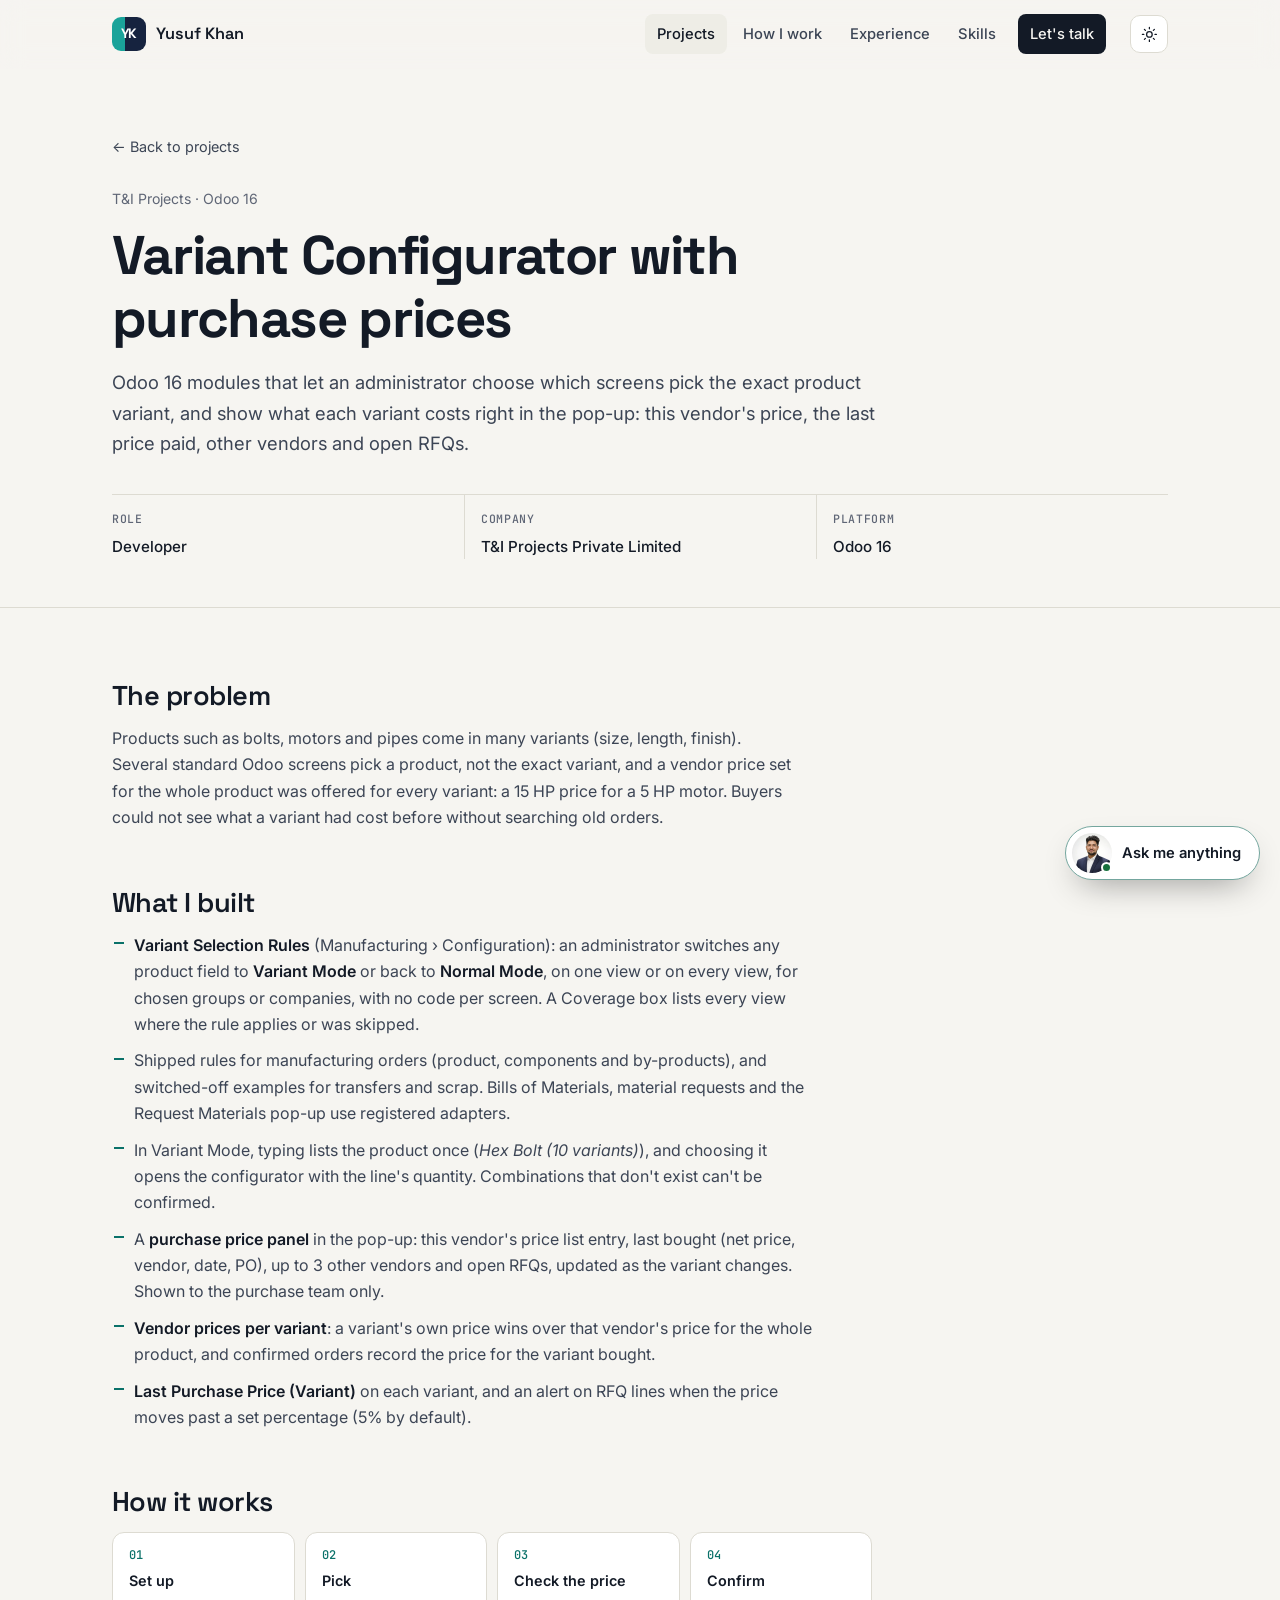
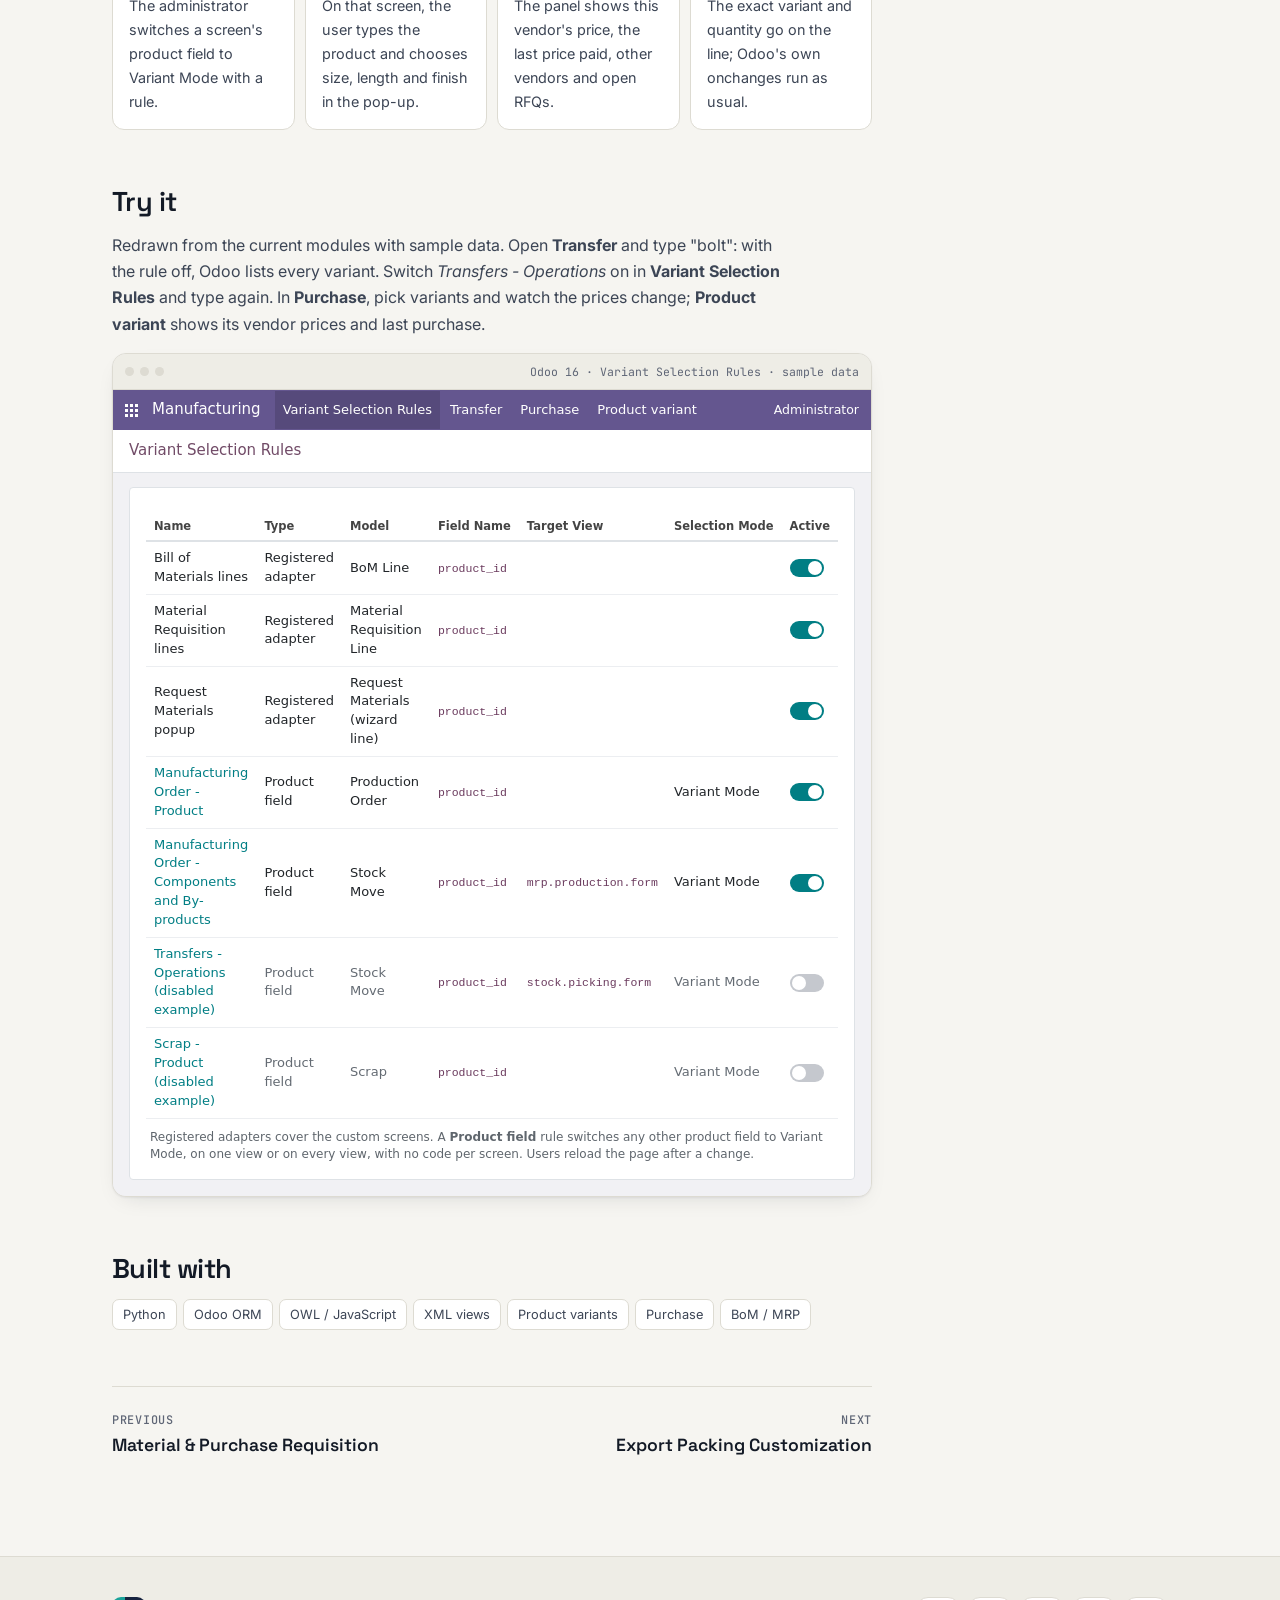
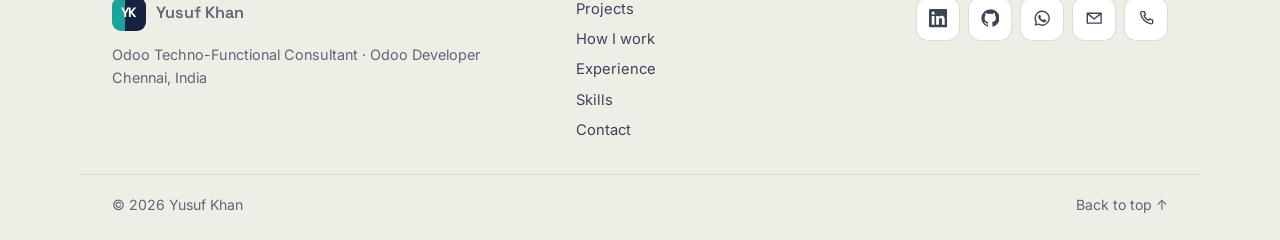
<file: work/variant-configurator/index.html>
<!DOCTYPE html>
<html lang="en">
<head>
  <meta charset="UTF-8">
  <meta name="viewport" content="width=device-width, initial-scale=1.0">
  <title>TI Variant Configurator · Case study · Yusuf Khan</title>
  <meta name="description" content="Case study: an Odoo 16 customization enabling variant-level product selection in Purchase, Bills of Materials and Material Requisition.">
  <meta name="author" content="Yusuf Khan">
  <meta name="theme-color" content="#f6f5f1" media="(prefers-color-scheme: light)">
  <meta name="theme-color" content="#0c1220" media="(prefers-color-scheme: dark)">
  <link rel="canonical" href="https://yusufi8.github.io/work/variant-configurator/">

  <meta property="og:type" content="article">
  <meta property="og:title" content="TI Variant Configurator · Yusuf Khan">
  <meta property="og:description" content="Case study: an Odoo 16 customization enabling variant-level product selection in Purchase, Bills of Materials and Material Requisition.">
  <meta property="og:url" content="https://yusufi8.github.io/work/variant-configurator/">
  <meta property="og:image" content="https://yusufi8.github.io/images/og-image.png">
  <meta property="og:image:width" content="1200">
  <meta property="og:image:height" content="630">
  <meta name="twitter:card" content="summary_large_image">

  <link rel="icon" href="/images/favicon.svg" type="image/svg+xml">
  <link rel="apple-touch-icon" href="/images/logo.png">

  <link rel="preconnect" href="https://fonts.googleapis.com">
  <link rel="preconnect" href="https://fonts.gstatic.com" crossorigin>
  <link href="https://fonts.googleapis.com/css2?family=Inter:wght@400;500;600&family=JetBrains+Mono:wght@400;500&family=Space+Grotesk:wght@500;600;700&display=swap" rel="stylesheet">
  <link rel="stylesheet" href="/style.css">
  <link rel="stylesheet" href="/screens/screens.css">

  <script>
    try { const t = localStorage.getItem('theme'); if (t) document.documentElement.dataset.theme = t; } catch (e) {}
  </script>
</head>
<body>
  <a class="skip-link" href="#main">Skip to content</a>

  <!-- SVG icon sprite -->
  <svg width="0" height="0" style="position:absolute" aria-hidden="true">
    <symbol id="i-github" viewBox="0 0 24 24"><path fill="currentColor" d="M12 .5a11.5 11.5 0 0 0-3.64 22.41c.58.1.79-.25.79-.56v-2c-3.2.7-3.88-1.37-3.88-1.37-.53-1.33-1.28-1.69-1.28-1.69-1.05-.71.08-.7.08-.7 1.16.08 1.77 1.19 1.77 1.19 1.03 1.77 2.7 1.26 3.36.96.1-.75.4-1.26.73-1.55-2.55-.29-5.24-1.28-5.24-5.68 0-1.26.45-2.28 1.19-3.09-.12-.29-.52-1.46.11-3.05 0 0 .97-.31 3.17 1.18a11 11 0 0 1 5.77 0c2.2-1.49 3.17-1.18 3.17-1.18.63 1.59.23 2.76.11 3.05.74.81 1.19 1.83 1.19 3.09 0 4.41-2.69 5.38-5.25 5.67.41.36.78 1.06.78 2.14v3.17c0 .31.21.67.8.56A11.5 11.5 0 0 0 12 .5Z"/></symbol>
    <symbol id="i-linkedin" viewBox="0 0 24 24"><path fill="currentColor" d="M20.45 20.45h-3.56v-5.57c0-1.33-.02-3.04-1.85-3.04-1.85 0-2.14 1.45-2.14 2.94v5.67H9.35V9h3.41v1.56h.05c.48-.9 1.64-1.85 3.37-1.85 3.6 0 4.27 2.37 4.27 5.46v6.28ZM5.34 7.43a2.06 2.06 0 1 1 0-4.13 2.06 2.06 0 0 1 0 4.13ZM7.12 20.45H3.56V9h3.56v11.45ZM22.22 0H1.77C.79 0 0 .77 0 1.73v20.54C0 23.23.79 24 1.77 24h20.45c.98 0 1.78-.77 1.78-1.73V1.73C24 .77 23.2 0 22.22 0Z"/></symbol>
    <symbol id="i-mail" viewBox="0 0 24 24"><path fill="none" stroke="currentColor" stroke-width="1.8" stroke-linecap="round" stroke-linejoin="round" d="M3 5.5h18v13H3zM3.5 6l8.5 7 8.5-7"/></symbol>
    <symbol id="i-arrow" viewBox="0 0 24 24"><path fill="none" stroke="currentColor" stroke-width="1.8" stroke-linecap="round" stroke-linejoin="round" d="M7 17 17 7M8 7h9v9"/></symbol>
    <symbol id="i-pin" viewBox="0 0 24 24"><path fill="none" stroke="currentColor" stroke-width="1.8" stroke-linecap="round" stroke-linejoin="round" d="M12 21s-7-6.2-7-11.5a7 7 0 0 1 14 0C19 14.8 12 21 12 21Z"/><circle cx="12" cy="9.5" r="2.5" fill="none" stroke="currentColor" stroke-width="1.8"/></symbol>
    <symbol id="i-sun" viewBox="0 0 24 24"><g fill="none" stroke="currentColor" stroke-width="1.8" stroke-linecap="round"><circle cx="12" cy="12" r="4"/><path d="M12 2v2M12 20v2M4.9 4.9l1.4 1.4M17.7 17.7l1.4 1.4M2 12h2M20 12h2M4.9 19.1l1.4-1.4M17.7 6.3l1.4-1.4"/></g></symbol>
    <symbol id="i-moon" viewBox="0 0 24 24"><path fill="none" stroke="currentColor" stroke-width="1.8" stroke-linejoin="round" d="M20 14.5A8 8 0 0 1 9.5 4a8 8 0 1 0 10.5 10.5Z"/></symbol>
    <symbol id="i-download" viewBox="0 0 24 24"><path fill="none" stroke="currentColor" stroke-width="1.8" stroke-linecap="round" stroke-linejoin="round" d="M12 4v11m0 0-4.5-4.5M12 15l4.5-4.5M5 19h14"/></symbol>
    <symbol id="i-phone" viewBox="0 0 24 24"><path fill="none" stroke="currentColor" stroke-width="1.8" stroke-linejoin="round" d="M6.6 3.5h3l1.5 4-2 1.3a11 11 0 0 0 6.1 6.1l1.3-2 4 1.5v3a2 2 0 0 1-2 2A16.5 16.5 0 0 1 4.6 5.5a2 2 0 0 1 2-2Z"/></symbol>
    <symbol id="i-whatsapp" viewBox="0 0 24 24"><path fill="currentColor" d="M12 2a10 10 0 0 0-8.6 15.1L2 22l5-1.3A10 10 0 1 0 12 2Zm0 18.2a8.2 8.2 0 0 1-4.2-1.2l-.3-.2-3 .8.8-2.9-.2-.3A8.2 8.2 0 1 1 12 20.2Zm4.5-6.1c-.2-.1-1.5-.7-1.7-.8-.2-.1-.4-.1-.6.1l-.8 1c-.1.2-.3.2-.5.1a6.7 6.7 0 0 1-3.3-2.9c-.3-.4.3-.4.7-1.3.1-.2 0-.3 0-.4l-.8-1.8c-.2-.5-.4-.4-.6-.4h-.5a1 1 0 0 0-.7.3 2.9 2.9 0 0 0-.9 2.2 5 5 0 0 0 1.1 2.7 11.5 11.5 0 0 0 4.4 3.9c1.6.7 2.3.8 3.1.6.5-.1 1.5-.6 1.7-1.2.2-.6.2-1.1.1-1.2l-.5-.3Z"/></symbol>
  </svg>

  <header class="nav" id="top">
    <div class="nav-inner">
      <a href="/" class="brand" aria-label="Yusuf Khan, home">
        <span class="brand-mark" aria-hidden="true">YK</span>
        <span class="brand-name">Yusuf Khan</span>
      </a>
      <nav aria-label="Primary">
        <ul class="nav-links" id="nav-links">
          <li><a href="/#work" class="active" aria-current="true">Projects</a></li>
          <li><a href="/#process">How I work</a></li>
          <li><a href="/#experience">Experience</a></li>
          <li><a href="/#skills">Skills</a></li>
          <li><a href="/#contact" class="nav-cta">Let's talk</a></li>
        </ul>
      </nav>
      <div class="nav-tools">
        <button class="icon-btn" id="theme-toggle" type="button" aria-label="Switch colour theme">
          <svg class="i-sun"><use href="#i-sun"/></svg>
          <svg class="i-moon"><use href="#i-moon"/></svg>
        </button>
        <button class="icon-btn menu-btn" id="menu-btn" type="button" aria-label="Open menu" aria-expanded="false" aria-controls="nav-links">
          <span></span><span></span>
        </button>
      </div>
    </div>
  </header>

  <main id="main">
    <section class="cs-hero">
      <div class="container">
        <a class="crumb" href="/#work">← Back to projects</a>
        <p class="case-where">T&amp;I Projects · Odoo 16</p>
        <h1>Variant Configurator with purchase prices</h1>
        <p class="cs-lede">Odoo 16 modules that let an administrator choose which screens pick the exact product variant, and show what each variant costs right in the pop-up: this vendor's price, the last price paid, other vendors and open RFQs.</p>
        <dl class="cs-meta">
          <div><dt>Role</dt><dd>Developer</dd></div>
          <div><dt>Company</dt><dd>T&amp;I Projects Private Limited</dd></div>
          <div><dt>Platform</dt><dd>Odoo 16</dd></div>
        </dl>
      </div>
    </section>

    <div class="container cs-layout cs-simple">
      <div class="cs-body">
          <section class="cs-section" id="problem">
            <h2>The problem</h2>
            <p>Products such as bolts, motors and pipes come in many variants (size, length, finish). Several standard Odoo screens pick a product, not the exact variant, and a vendor price set for the whole product was offered for every variant: a 15 HP price for a 5 HP motor. Buyers could not see what a variant had cost before without searching old orders.</p>
          </section>

          <section class="cs-section" id="solution">
            <h2>What I built</h2>
            <ul class="cs-list">
              <li><strong>Variant Selection Rules</strong> (Manufacturing › Configuration): an administrator switches any product field to <strong>Variant Mode</strong> or back to <strong>Normal Mode</strong>, on one view or on every view, for chosen groups or companies, with no code per screen. A Coverage box lists every view where the rule applies or was skipped.</li>
              <li>Shipped rules for manufacturing orders (product, components and by-products), and switched-off examples for transfers and scrap. Bills of Materials, material requests and the Request Materials pop-up use registered adapters.</li>
              <li>In Variant Mode, typing lists the product once (<em>Hex Bolt (10 variants)</em>), and choosing it opens the configurator with the line's quantity. Combinations that don't exist can't be confirmed.</li>
              <li>A <strong>purchase price panel</strong> in the pop-up: this vendor's price list entry, last bought (net price, vendor, date, PO), up to 3 other vendors and open RFQs, updated as the variant changes. Shown to the purchase team only.</li>
              <li><strong>Vendor prices per variant</strong>: a variant's own price wins over that vendor's price for the whole product, and confirmed orders record the price for the variant bought.</li>
              <li><strong>Last Purchase Price (Variant)</strong> on each variant, and an alert on RFQ lines when the price moves past a set percentage (5% by default).</li>
            </ul>
          </section>

          <section class="cs-section" id="workflow">
            <h2>How it works</h2>
            <ol class="steps">
              <li><strong>Set up</strong>The administrator switches a screen's product field to Variant Mode with a rule.</li>
              <li><strong>Pick</strong>On that screen, the user types the product and chooses size, length and finish in the pop-up.</li>
              <li><strong>Check the price</strong>The panel shows this vendor's price, the last price paid, other vendors and open RFQs.</li>
              <li><strong>Confirm</strong>The exact variant and quantity go on the line; Odoo's own onchanges run as usual.</li>
            </ol>
          </section>

          <section class="cs-section" id="try">
            <h2>Try it</h2>
            <p>Redrawn from the current modules with sample data. Open <strong>Transfer</strong> and type "bolt": with the rule off, Odoo lists every variant. Switch <em>Transfers - Operations</em> on in <strong>Variant Selection Rules</strong> and type again. In <strong>Purchase</strong>, pick variants and watch the prices change; <strong>Product variant</strong> shows its vendor prices and last purchase.</p>
            <figure class="screen">
              <div class="screen-bar" aria-hidden="true"><i></i><i></i><i></i><span>Odoo 16 · Variant Selection Rules · sample data</span></div>
              <div data-screen="variant"><p class="screen-fallback">The Variant Selection Rules list, a transfer whose product field switches between normal and variant selection, the configurator pop-up with the variant's purchase prices, and the variant's Purchase tab.</p></div>
            </figure>
          </section>

          <section class="cs-section" id="stack">
            <h2>Built with</h2>
            <ul class="tags"><li>Python</li><li>Odoo ORM</li><li>OWL / JavaScript</li><li>XML views</li><li>Product variants</li><li>Purchase</li><li>BoM / MRP</li></ul>
          </section>

          <nav class="cs-next" aria-label="More case studies">
            <a href="/work/material-requisition/"><span>Previous</span><strong>Material &amp; Purchase Requisition</strong></a>
            <a href="/work/export-packing/"><span>Next</span><strong>Export Packing Customization</strong></a>
          </nav>
      </div>
    </div>
  </main>

  <footer class="footer">
    <div class="container footer-grid">
      <div class="footer-brand">
        <a href="/" class="brand" aria-label="Yusuf Khan, home">
          <span class="brand-mark" aria-hidden="true">YK</span>
          <span class="brand-name">Yusuf Khan</span>
        </a>
        <p>Odoo Techno-Functional Consultant · Odoo Developer<br>Chennai, India</p>
      </div>
      <nav class="footer-nav" aria-label="Footer">
        <a href="/#work">Projects</a>
        <a href="/#process">How I work</a>
        <a href="/#experience">Experience</a>
        <a href="/#skills">Skills</a>
        <a href="/#contact">Contact</a>
      </nav>
      <ul class="socials">
        <li><a href="https://www.linkedin.com/in/yusuf-khan-8a1bb4378/" target="_blank" rel="noopener me" title="LinkedIn"><svg aria-hidden="true"><use href="#i-linkedin"/></svg><span class="sr-only">LinkedIn (opens in a new tab)</span></a></li>
        <li><a href="https://github.com/Yusufi8" target="_blank" rel="noopener me" title="GitHub"><svg aria-hidden="true"><use href="#i-github"/></svg><span class="sr-only">GitHub (opens in a new tab)</span></a></li>
        <li><a href="https://wa.me/918925788226" target="_blank" rel="noopener" title="WhatsApp"><svg aria-hidden="true"><use href="#i-whatsapp"/></svg><span class="sr-only">WhatsApp (opens in a new tab)</span></a></li>
        <li><a href="mailto:yusufyt287@gmail.com" title="E-mail"><svg aria-hidden="true"><use href="#i-mail"/></svg><span class="sr-only">E-mail</span></a></li>
        <li><a href="tel:+918925788226" title="Call"><svg aria-hidden="true"><use href="#i-phone"/></svg><span class="sr-only">Call +91 89257 88226</span></a></li>
      </ul>
    </div>
    <div class="container footer-bottom">
      <p>© <span id="year">2026</span> Yusuf Khan</p>
      <a href="#top">Back to top ↑</a>
    </div>
  </footer>

  <script src="/script.js"></script>
  <script src="/screens/screens.js" defer></script>
  <script src="/chat/chat.js" defer></script>
</body>
</html>
</file>
<file: style.css>
/* ---------- Tokens ---------- */
:root {
  --bg: #f6f5f1;
  --bg-alt: #eeede6;
  --surface: #ffffff;
  --ink: #131a26;
  --ink-2: #3c4555;
  --muted: #5f6676;
  --line: #dddbd2;
  --navy: #16233f;
  --accent: #0a7169;
  --accent-ink: #ffffff;
  --accent-soft: #d9efec;
  --live: #17703d;
  --live-soft: #ddf2e5;
  --build: #7a4f00;
  --build-soft: #f8ecd2;
  --own: #5a4bc4;
  --own-soft: #e8e5fa;
  --shadow: 0 1px 2px rgba(19, 26, 38, .05), 0 8px 24px -12px rgba(19, 26, 38, .18);

  --font-display: "Space Grotesk", system-ui, sans-serif;
  --font-body: "Inter", system-ui, -apple-system, "Segoe UI", sans-serif;
  --font-mono: "JetBrains Mono", ui-monospace, SFMono-Regular, Menlo, monospace;

  --radius: 14px;
  --container: 1120px;
  --gutter: clamp(16px, 4vw, 32px);
  color-scheme: light;
}

@media (prefers-color-scheme: dark) {
  :root:not([data-theme="light"]) {
    --bg: #0c1220;
    --bg-alt: #111a2b;
    --surface: #151f33;
    --ink: #eef1f6;
    --ink-2: #c3cad6;
    --muted: #8b94a6;
    --line: #253049;
    --navy: #e9eef7;
    --accent: #3cc7bb;
    --accent-ink: #062320;
    --accent-soft: #11302f;
    --live: #5fd28f;
    --live-soft: #123222;
    --build: #f0b44c;
    --build-soft: #34280f;
    --own: #a99bff;
    --own-soft: #241f45;
    --shadow: 0 1px 2px rgba(0, 0, 0, .3), 0 12px 32px -16px rgba(0, 0, 0, .6);
    color-scheme: dark;
  }
}

:root[data-theme="dark"] {
  --bg: #0c1220;
  --bg-alt: #111a2b;
  --surface: #151f33;
  --ink: #eef1f6;
  --ink-2: #c3cad6;
  --muted: #8b94a6;
  --line: #253049;
  --navy: #e9eef7;
  --accent: #3cc7bb;
  --accent-ink: #062320;
  --accent-soft: #11302f;
  --live: #5fd28f;
  --live-soft: #123222;
  --build: #f0b44c;
  --build-soft: #34280f;
  --own: #a99bff;
  --own-soft: #241f45;
  --shadow: 0 1px 2px rgba(0, 0, 0, .3), 0 12px 32px -16px rgba(0, 0, 0, .6);
  color-scheme: dark;
}

/* ---------- Base ---------- */
*, *::before, *::after { box-sizing: border-box; }
* { margin: 0; }

html { scroll-behavior: smooth; scroll-padding-top: 80px; }

body {
  font-family: var(--font-body);
  font-size: 16px;
  line-height: 1.65;
  color: var(--ink);
  background: var(--bg);
  -webkit-font-smoothing: antialiased;
  overflow-x: hidden;
}

img { display: block; max-width: 100%; height: auto; }
a { color: inherit; }
ul, ol { padding: 0; list-style: none; }
svg { width: 1em; height: 1em; flex-shrink: 0; }

h1, h2, h3, h4 {
  font-family: var(--font-display);
  font-weight: 600;
  line-height: 1.15;
  letter-spacing: -0.02em;
  color: var(--ink);
}

.mono { font-family: var(--font-mono); font-size: .8rem; letter-spacing: 0; }

:focus-visible { outline: 2px solid var(--accent); outline-offset: 3px; border-radius: 6px; }

.skip-link {
  position: absolute; left: 16px; top: -48px; z-index: 200;
  padding: 8px 14px; background: var(--ink); color: var(--bg);
  border-radius: 8px; text-decoration: none; transition: top .2s;
}
.skip-link:focus { top: 12px; }

.container { width: 100%; max-width: var(--container); margin: 0 auto; padding: 0 var(--gutter); }

/* ---------- Navigation ---------- */
.nav {
  position: sticky; top: 0; z-index: 100;
  background: color-mix(in srgb, var(--bg) 82%, transparent);
  backdrop-filter: saturate(1.4) blur(12px);
  -webkit-backdrop-filter: saturate(1.4) blur(12px);
  border-bottom: 1px solid transparent;
  transition: border-color .2s;
}
.nav.scrolled { border-bottom-color: var(--line); }

.nav-inner {
  max-width: var(--container); margin: 0 auto; padding: 14px var(--gutter);
  display: flex; align-items: center; gap: 24px;
}

.brand { display: flex; align-items: center; gap: 10px; text-decoration: none; margin-right: auto; }
.brand-mark {
  display: grid; place-items: center; width: 34px; height: 34px; border-radius: 9px;
  background: linear-gradient(90deg, #1aa39a 0 38%, #16233f 38%);
  color: #fff; font-family: var(--font-display); font-weight: 700; font-size: .85rem; letter-spacing: -.02em;
}
.brand-name { font-family: var(--font-display); font-weight: 600; font-size: 1.02rem; }

.nav-links { display: flex; align-items: center; gap: 4px; }
.nav-links a {
  display: block; padding: 8px 12px; border-radius: 8px;
  font-size: .92rem; font-weight: 500; color: var(--ink-2); text-decoration: none;
  transition: color .15s, background .15s;
}
.nav-links a:hover, .nav-links a.active { color: var(--ink); background: var(--bg-alt); }
.nav-links .nav-cta { background: var(--ink); color: var(--bg); margin-left: 6px; }
.nav-links .nav-cta:hover { background: var(--accent); color: var(--accent-ink); }

.nav-tools { display: flex; gap: 6px; }
.icon-btn {
  display: grid; place-items: center; width: 38px; height: 38px;
  border: 1px solid var(--line); border-radius: 10px; background: var(--surface);
  color: var(--ink); cursor: pointer; font-size: 1.05rem;
  transition: border-color .15s;
}
.icon-btn:hover { border-color: var(--muted); }

.i-moon { display: none; }
:root[data-theme="dark"] .i-sun { display: none; }
:root[data-theme="dark"] .i-moon { display: block; }
@media (prefers-color-scheme: dark) {
  :root:not([data-theme="light"]) .i-sun { display: none; }
  :root:not([data-theme="light"]) .i-moon { display: block; }
}

.menu-btn { display: none; gap: 5px; align-content: center; }
.menu-btn span { display: block; width: 16px; height: 1.8px; background: currentColor; border-radius: 2px; transition: transform .2s; }
.menu-btn[aria-expanded="true"] span:first-child { transform: translateY(3.4px) rotate(45deg); }
.menu-btn[aria-expanded="true"] span:last-child { transform: translateY(-3.4px) rotate(-45deg); }

/* ---------- Buttons, pills, tags ---------- */
.btn {
  display: inline-flex; align-items: center; justify-content: center; gap: 8px;
  min-height: 46px; padding: 0 20px; border-radius: 11px;
  font: 500 .95rem/1 var(--font-body); text-decoration: none; cursor: pointer;
  border: 1px solid transparent; transition: background .15s, border-color .15s, transform .15s;
}
.btn:active { transform: translateY(1px); }
.btn-primary { background: var(--accent); color: var(--accent-ink); }
.btn-primary:hover { background: color-mix(in srgb, var(--accent) 86%, var(--ink)); }
.btn-ghost { background: var(--surface); color: var(--ink); border-color: var(--line); }
.btn-ghost:hover { border-color: var(--muted); }
.btn-lg { min-height: 54px; padding: 0 24px; font-size: 1.02rem; }

.pill {
  display: inline-flex; align-items: center; gap: 6px;
  padding: 3px 10px; border-radius: 999px;
  font: 500 .74rem/1.5 var(--font-mono);
  background: var(--bg-alt); color: var(--ink-2);
}
.pill-live { background: var(--live-soft); color: var(--live); }
.pill-live::before { content: ""; width: 6px; height: 6px; border-radius: 50%; background: currentColor; }
.pill-build { background: var(--build-soft); color: var(--build); }
.pill-own { background: var(--own-soft); color: var(--own); }
.pill-done { background: var(--accent-soft); color: var(--accent); }

.tags { display: flex; flex-wrap: wrap; gap: 6px; }
.tags li {
  padding: 4px 10px; border-radius: 7px; border: 1px solid var(--line);
  font-size: .8rem; color: var(--ink-2); background: var(--surface);
}
.tags em { color: var(--muted); font-style: normal; }
.tags .tag-proj { border-style: dashed; }
.tags .tag-learn { border-style: dotted; color: var(--muted); }

.skill-legend { display: flex; flex-wrap: wrap; align-items: center; gap: 8px 10px; margin: -16px 0 24px; font-size: .86rem; color: var(--muted); }
.tag-key { padding: 2px 9px; border: 1px solid var(--line); border-radius: 6px; background: var(--surface); color: var(--ink-2); font-size: .78rem; }
.tag-key-proj { border-style: dashed; margin-left: 10px; }

/* ---------- Hero ---------- */
.hero { padding: clamp(40px, 8vw, 96px) 0 clamp(48px, 7vw, 80px); }

.hero-grid {
  display: grid; grid-template-columns: minmax(0, 1.35fr) minmax(0, 1fr);
  gap: clamp(32px, 6vw, 72px); align-items: center;
}

.status {
  display: inline-flex; align-items: center; gap: 8px; margin-bottom: 22px;
  padding: 6px 12px; border-radius: 999px; border: 1px solid var(--line); background: var(--surface);
  font-size: .82rem; color: var(--ink-2);
}
.dot { width: 8px; height: 8px; border-radius: 50%; background: var(--live); box-shadow: 0 0 0 0 var(--live); animation: pulse 2.4s infinite; }
@keyframes pulse {
  0% { box-shadow: 0 0 0 0 color-mix(in srgb, var(--live) 55%, transparent); }
  70%, 100% { box-shadow: 0 0 0 8px transparent; }
}

.role { font: 500 .9rem/1.4 var(--font-mono); color: var(--accent); margin-bottom: 12px; letter-spacing: .01em; }

.hero h1 { font-size: clamp(2.2rem, 5vw, 3.6rem); font-weight: 700; letter-spacing: -0.035em; max-width: 17ch; }
.lede { margin-top: 22px; font-size: clamp(1.02rem, 1.6vw, 1.15rem); color: var(--ink-2); max-width: 56ch; }
.lede strong { color: var(--ink); font-weight: 600; }

.hero-actions { display: flex; flex-wrap: wrap; gap: 10px; margin-top: 30px; }
.hero-actions .btn-ghost { font-family: var(--font-mono); font-size: .86rem; }

.hero-meta { display: flex; flex-wrap: wrap; gap: 6px 20px; margin-top: 26px; font-size: .9rem; color: var(--muted); }
.hero-meta li, .hero-meta a { display: inline-flex; align-items: center; gap: 7px; }
.hero-meta a { text-decoration: none; color: var(--ink-2); }
.hero-meta a:hover { color: var(--accent); }

.hero-side { position: relative; max-width: 420px; justify-self: end; width: 100%; }
.portrait img {
  width: 100%; aspect-ratio: 1; object-fit: cover; border-radius: 22px;
  background: var(--bg-alt); box-shadow: var(--shadow);
}

.facts {
  display: grid; grid-template-columns: repeat(4, minmax(0, 1fr));
  margin-top: clamp(64px, 9vw, 104px); border-top: 1px solid var(--line);
}
.facts div { padding: 20px 20px 0 0; }
.facts div + div { padding-left: 20px; border-left: 1px solid var(--line); }
.facts dt { font: 500 .74rem/1.4 var(--font-mono); text-transform: uppercase; letter-spacing: .06em; color: var(--muted); }
.facts dd { margin-top: 6px; font-family: var(--font-display); font-weight: 500; font-size: 1.02rem; }

/* ---------- Sections ---------- */
.section { padding: clamp(64px, 9vw, 112px) 0; }
.section-alt { background: var(--bg-alt); }

.section-head { margin-bottom: clamp(32px, 5vw, 48px); }
.eyebrow { font: 500 .78rem/1 var(--font-mono); color: var(--accent); letter-spacing: .04em; margin-bottom: 14px; }
.section h2 { font-size: clamp(1.9rem, 3.6vw, 2.6rem); }
.section-sub { margin-top: 12px; color: var(--muted); max-width: 60ch; }

/* ---------- Work ---------- */
.cases { display: grid; grid-template-columns: repeat(2, minmax(0, 1fr)); gap: 18px; }

.case {
  display: flex; flex-direction: column; gap: 14px;
  padding: clamp(22px, 3vw, 30px); border-radius: var(--radius);
  background: var(--surface); border: 1px solid var(--line);
  transition: border-color .2s, transform .2s, box-shadow .2s;
}
.case:hover { border-color: color-mix(in srgb, var(--accent) 45%, var(--line)); box-shadow: var(--shadow); transform: translateY(-2px); }
.case h3 { font-size: 1.35rem; }
.case p { color: var(--ink-2); font-size: .96rem; }
.case .tags { margin-top: auto; padding-top: 4px; }

.case-top { display: flex; flex-wrap: wrap; align-items: center; justify-content: space-between; gap: 8px; }
.case-where { font-size: .8rem; color: var(--muted); }

.case-feature { grid-column: 1 / -1; }
.case-feature h3 { font-size: clamp(1.5rem, 2.6vw, 1.9rem); }
.case-feature p { max-width: 70ch; font-size: 1.02rem; }
.case-own { border-color: color-mix(in srgb, var(--own) 30%, var(--line)); }

.case-points { display: grid; gap: 8px; }
.case-points li { position: relative; padding-left: 22px; color: var(--ink-2); font-size: .95rem; }
.case-points li::before {
  content: ""; position: absolute; left: 2px; top: .62em; width: 10px; height: 2px; background: var(--accent);
}

.case-link {
  align-self: flex-start; display: inline-flex; align-items: center; gap: 6px;
  font-size: .9rem; font-weight: 500; color: var(--accent); text-decoration: none;
}
.case-link:hover { text-decoration: underline; text-underline-offset: 3px; }

.sub-head { margin: clamp(48px, 6vw, 64px) 0 18px; font-size: 1.15rem; }
.mini-grid { display: grid; grid-template-columns: repeat(auto-fit, minmax(min(300px, 100%), 1fr)); gap: 14px; }
.mini {
  display: flex; flex-direction: column; gap: 8px; padding: 20px;
  border-radius: 12px; border: 1px solid var(--line); background: var(--surface);
}
.mini h4 { font-size: 1rem; }
.mini p { font-size: .88rem; color: var(--ink-2); }
.mini .mono { margin-top: auto; padding-top: 6px; color: var(--muted); text-decoration: none; }
.mini a.mono { color: var(--accent); }
.mini a.mono:hover { text-decoration: underline; }

/* ---------- Experience ---------- */
.timeline { display: grid; gap: 0; }
.job {
  display: grid; grid-template-columns: 200px minmax(0, 1fr); gap: 32px;
  padding: 32px 0; border-top: 1px solid var(--line);
}
.job:last-child { border-bottom: 1px solid var(--line); }
.job-when { display: flex; flex-direction: column; gap: 4px; font-size: .88rem; color: var(--muted); }
.job-when .mono { color: var(--ink); font-size: .84rem; }
.job h3 { font-size: 1.3rem; }
.job-org { margin-top: 2px; color: var(--accent); font-weight: 500; }
.job ul { display: grid; gap: 8px; margin-top: 16px; }
.job li { position: relative; padding-left: 20px; color: var(--ink-2); }
.job li::before { content: "→"; position: absolute; left: 0; color: var(--muted); font-size: .9em; }

/* ---------- Skills ---------- */
.skills { display: grid; grid-template-columns: repeat(2, minmax(0, 1fr)); gap: 18px; }
.skill-group { padding: 24px; border-radius: var(--radius); border: 1px solid var(--line); background: var(--surface); }
.skill-group h3 { font-size: 1.05rem; margin-bottom: 14px; }
.skill-group .tags li { background: var(--bg); }

/* ---------- About ---------- */
.about-grid { display: grid; grid-template-columns: minmax(0, 1.3fr) minmax(0, 1fr); gap: clamp(32px, 6vw, 80px); align-items: start; }
.prose { display: grid; gap: 16px; font-size: 1.04rem; color: var(--ink-2); max-width: 62ch; }

.cred { padding: 28px; border-radius: var(--radius); background: var(--surface); border: 1px solid var(--line); }
.cred h3 { font-size: .8rem; font-family: var(--font-mono); font-weight: 500; text-transform: uppercase; letter-spacing: .06em; color: var(--muted); }
.cred h3 + .cred-list { margin-top: 10px; }
.cred-list + h3 { margin-top: 26px; }
.cred-list li { display: grid; grid-template-columns: 1fr auto; gap: 2px 12px; padding: 12px 0; border-bottom: 1px solid var(--line); }
.cred-list li:last-child { border-bottom: 0; }
.cred-list strong { font-weight: 600; }
.cred-list span:not(.mono) { grid-column: 1; font-size: .9rem; color: var(--muted); }
.cred-list .mono { grid-column: 2; grid-row: 1; color: var(--muted); align-self: center; }

/* ---------- Contact ---------- */
.contact { text-align: center; }
.contact .section-sub { margin-left: auto; margin-right: auto; }
.contact-title { font-size: clamp(2rem, 4.6vw, 3.2rem) !important; max-width: 20ch; margin: 0 auto; }
.contact-row { display: flex; flex-wrap: wrap; justify-content: center; gap: 10px; margin-top: 32px; }
.contact-row .btn-primary { font-family: var(--font-mono); font-size: .95rem; }
.contact-links { display: flex; flex-wrap: wrap; justify-content: center; gap: 8px 24px; margin-top: 24px; }
.contact-links a { display: inline-flex; align-items: center; gap: 8px; color: var(--ink-2); text-decoration: none; }
.contact-links a:hover { color: var(--accent); }

/* ---------- Footer ---------- */
.footer { border-top: 1px solid var(--line); padding: 24px 0; font-size: .88rem; color: var(--muted); }
.footer-inner { display: flex; justify-content: space-between; gap: 16px; }
.footer a { text-decoration: none; }
.footer a:hover { color: var(--accent); }

/* ---------- Case screenshots and links on home cards ---------- */
.case-shot { display: block; margin: calc(-1 * clamp(22px, 3vw, 30px)) calc(-1 * clamp(22px, 3vw, 30px)) 4px; overflow: hidden; border-radius: var(--radius) var(--radius) 0 0; border-bottom: 1px solid var(--line); background: var(--bg-alt); }
.case-shot img { width: 100%; aspect-ratio: 16 / 9; object-fit: cover; object-position: top left; }
.case-feature .case-shot img { aspect-ratio: 21 / 9; }
.case-actions { display: flex; flex-wrap: wrap; gap: 6px 18px; }
.case-link-strong { font-weight: 600; }

/* ---------- Case-study pages ---------- */
.cs-hero { padding: clamp(32px, 6vw, 64px) 0 clamp(32px, 5vw, 48px); border-bottom: 1px solid var(--line); }
.crumb { display: inline-flex; align-items: center; gap: 6px; margin-bottom: 28px; font-size: .9rem; color: var(--ink-2); text-decoration: none; }
.crumb:hover { color: var(--accent); }
.cs-hero .case-where { margin-bottom: 14px; font-size: .88rem; }
.cs-hero h1 { font-size: clamp(2.1rem, 5vw, 3.4rem); font-weight: 700; letter-spacing: -0.03em; max-width: 20ch; }
.cs-lede { margin-top: 18px; max-width: 64ch; font-size: clamp(1.02rem, 1.6vw, 1.15rem); color: var(--ink-2); }

.cs-meta { display: grid; grid-template-columns: repeat(auto-fit, minmax(170px, 1fr)); gap: 0; margin-top: 36px; border-top: 1px solid var(--line); }
.cs-meta div { padding: 16px 16px 0 0; }
.cs-meta div + div { padding-left: 16px; border-left: 1px solid var(--line); }
.cs-meta dt { font: 500 .72rem/1.4 var(--font-mono); text-transform: uppercase; letter-spacing: .06em; color: var(--muted); }
.cs-meta dd { margin-top: 6px; font-weight: 500; font-size: .95rem; }

.cs-layout { display: grid; grid-template-columns: 200px minmax(0, 1fr); gap: clamp(32px, 6vw, 72px); padding: clamp(40px, 6vw, 72px) var(--gutter) clamp(56px, 8vw, 96px); }
.cs-toc { position: sticky; top: 88px; align-self: start; }
.cs-toc p { font: 500 .72rem/1 var(--font-mono); text-transform: uppercase; letter-spacing: .06em; color: var(--muted); margin-bottom: 12px; }
.cs-toc ol { display: grid; gap: 2px; border-left: 1px solid var(--line); }
.cs-toc a { display: block; padding: 5px 0 5px 14px; margin-left: -1px; border-left: 2px solid transparent; font-size: .88rem; color: var(--ink-2); text-decoration: none; }
.cs-toc a:hover, .cs-toc a.active { color: var(--accent); border-left-color: var(--accent); }

.cs-body { display: grid; gap: clamp(40px, 5vw, 56px); min-width: 0; }
.cs-section h2 { font-size: clamp(1.35rem, 2.4vw, 1.7rem); margin-bottom: 14px; }
.cs-section > p { color: var(--ink-2); max-width: 68ch; }
.cs-section > p + p { margin-top: 12px; }

.cs-list { display: grid; gap: 10px; max-width: 70ch; }
.cs-list li { position: relative; padding-left: 22px; color: var(--ink-2); }
.cs-list li::before { content: ""; position: absolute; left: 2px; top: .66em; width: 10px; height: 2px; background: var(--accent); }
.cs-list strong { color: var(--ink); font-weight: 600; }

/* Workflow steps */
.steps { display: grid; grid-template-columns: repeat(3, minmax(0, 1fr)); gap: 10px; counter-reset: step; }
.steps:has(> li:nth-child(4):last-child) { grid-template-columns: repeat(4, minmax(0, 1fr)); }
.steps li {
  counter-increment: step; position: relative; padding: 16px; border-radius: 12px;
  background: var(--surface); border: 1px solid var(--line); font-size: .9rem; color: var(--ink-2);
}
.steps li::before {
  content: counter(step, decimal-leading-zero); display: block; margin-bottom: 8px;
  font: 500 .75rem/1 var(--font-mono); color: var(--accent);
}
.steps strong { display: block; color: var(--ink); font-weight: 600; margin-bottom: 2px; }

/* Screenshots */
.shots { display: grid; gap: 18px; }
.shot { margin: 0; }
.shot img { width: 100%; height: auto; border-radius: 12px; border: 1px solid var(--line); box-shadow: var(--shadow); background: var(--surface); }
.shot figcaption { margin-top: 10px; font-size: .86rem; color: var(--muted); }

/* Architecture diagram (HTML, so it reflows on phones) */
.arch { padding: clamp(16px, 3vw, 24px); border-radius: var(--radius); background: var(--bg-alt); border: 1px solid var(--line); }
.arch-layer { display: grid; grid-template-columns: 140px minmax(0, 1fr); gap: 14px; align-items: center; }
.arch-layer + .arch-layer { margin-top: 26px; position: relative; }
.arch-layer + .arch-layer::before {
  content: ""; position: absolute; left: 174px; top: -22px; width: 2px; height: 18px;
  background: color-mix(in srgb, var(--accent) 55%, var(--line));
}
.arch-layer + .arch-layer::after {
  content: ""; position: absolute; left: 170px; top: -8px;
  border: 5px solid transparent; border-top-color: color-mix(in srgb, var(--accent) 55%, var(--line));
}
.arch-name { font: 500 .74rem/1.3 var(--font-mono); text-transform: uppercase; letter-spacing: .05em; color: var(--muted); }
.arch-nodes { display: flex; flex-wrap: wrap; gap: 8px; }
.arch-nodes li { padding: 8px 12px; border-radius: 9px; background: var(--surface); border: 1px solid var(--line); font-size: .86rem; font-weight: 500; }
.arch-layer.is-core .arch-nodes li { border-color: color-mix(in srgb, var(--accent) 50%, var(--line)); background: var(--accent-soft); color: var(--ink); }
.arch-layer.is-plan .arch-nodes li { border-style: dashed; color: var(--muted); }
.arch-note { margin-top: 14px; font-size: .82rem; color: var(--muted); }

.score-table { width: 100%; max-width: 560px; border-collapse: collapse; font-size: .92rem; }
.score-table th, .score-table td { padding: 10px 12px; border-bottom: 1px solid var(--line); text-align: left; }
.score-table th { font: 500 .74rem/1.3 var(--font-mono); text-transform: uppercase; letter-spacing: .05em; color: var(--muted); }
.score-table td:last-child, .score-table th:last-child { text-align: right; font-family: var(--font-mono); }

.callout { padding: 16px 18px; border-radius: 12px; border: 1px solid var(--line); background: var(--surface); color: var(--ink-2); font-size: .92rem; max-width: 70ch; }
.callout strong { color: var(--ink); }

.cs-next { display: flex; justify-content: space-between; gap: 16px; flex-wrap: wrap; padding-top: 28px; border-top: 1px solid var(--line); }
.cs-next a { display: grid; gap: 4px; text-decoration: none; max-width: 48%; }
.cs-next a:last-child { text-align: right; margin-left: auto; }
.cs-next span { font: 500 .74rem/1 var(--font-mono); text-transform: uppercase; letter-spacing: .06em; color: var(--muted); }
.cs-next strong { font-family: var(--font-display); font-weight: 600; font-size: 1.1rem; }
.cs-next a:hover strong { color: var(--accent); }

/* 404 */
.notfound { min-height: 60vh; display: grid; place-content: center; text-align: center; gap: 16px; padding: 64px 0; }
.notfound h1 { font-size: clamp(2rem, 5vw, 3rem); }
.notfound p { color: var(--ink-2); }

@media (max-width: 820px) {
  .cs-layout { grid-template-columns: 1fr; }
  .cs-toc { display: none; }
  .cs-meta { grid-template-columns: repeat(2, minmax(0, 1fr)); }
  .cs-meta div:nth-child(odd) { padding-left: 0; border-left: 0; }
  .arch-layer { grid-template-columns: 1fr; gap: 8px; }
  .arch-layer + .arch-layer::before { left: 20px; }
  .arch-layer + .arch-layer::after { left: 16px; }
  .cs-next a { max-width: 100%; }
  .steps, .steps:has(> li:nth-child(4):last-child) { grid-template-columns: repeat(2, minmax(0, 1fr)); }
}

@media (max-width: 480px) {
  .steps, .steps:has(> li:nth-child(4):last-child) { grid-template-columns: 1fr; }
}

/* ---------- Reveal on scroll ---------- */
.js .reveal { opacity: 0; transform: translateY(14px); transition: opacity .6s ease, transform .6s ease; }
.js .reveal.in { opacity: 1; transform: none; }

/* ---------- Responsive ---------- */
@media (max-width: 960px) {
  .facts { grid-template-columns: repeat(2, minmax(0, 1fr)); }
  .facts div:nth-child(3) { padding-left: 0; border-left: 0; }
}

@media (max-width: 820px) {
  .menu-btn { display: grid; }
  .nav-links {
    position: absolute; top: 100%; left: 0; right: 0;
    flex-direction: column; align-items: stretch; gap: 2px;
    padding: 10px var(--gutter) 18px;
    background: var(--bg); border-bottom: 1px solid var(--line);
    opacity: 0; visibility: hidden; transform: translateY(-6px);
    transition: opacity .2s, transform .2s, visibility .2s;
  }
  .nav-links.open { opacity: 1; visibility: visible; transform: none; }
  .nav-links a { padding: 12px; font-size: 1rem; }
  .nav-links .nav-cta { margin: 6px 0 0; text-align: center; }

  .hero-grid { grid-template-columns: 1fr; }
  .hero-side { justify-self: start; max-width: 360px; margin-bottom: 28px; order: -1; }
  .portrait img { width: 128px; border-radius: 50%; }

  .cases, .skills, .about-grid { grid-template-columns: 1fr; }
  .job { grid-template-columns: 1fr; gap: 8px; }
  .job-when { flex-direction: row; gap: 12px; }
}

@media (max-width: 520px) {
  .hero-actions .btn { flex: 1 1 100%; }
  .contact-row .btn { flex: 1 1 100%; }
  .facts div { padding-right: 12px; }
  .facts div + div { padding-left: 12px; }
  .facts div:nth-child(3) { padding-left: 0; }
  .footer-inner { flex-direction: column; align-items: center; }
}

@media (prefers-reduced-motion: reduce) {
  html { scroll-behavior: auto; }
  *, *::before, *::after { animation: none !important; transition: none !important; }
  .js .reveal { opacity: 1; transform: none; }
}

.contact-phone { margin-top: 10px; }
.contact-roles { justify-content: center; margin: 14px auto 4px; max-width: 640px; }
.contact .section-sub strong { color: var(--ink); font-weight: 600; }
.case-actions { margin-top: 2px; }

/* ---------- Simple layout additions ---------- */
.case > .case-where { margin: 0; }
.case .case-link { margin-top: auto; }
.mini { justify-content: space-between; min-height: 96px; }
.edu { display: grid; gap: 6px; margin-top: 28px; color: var(--ink-2); font-size: .95rem; }
.edu strong { color: var(--ink); }
.contact-plain { margin-top: 18px; font-family: var(--font-mono); font-size: .88rem; color: var(--muted); }
.hero { padding-bottom: clamp(40px, 6vw, 72px); }
.cs-simple { grid-template-columns: minmax(0, 760px); justify-content: start; }

/* =========================================================
   Redesign (Nov 2026): problem picker, process, chat
   ========================================================= */
.sr-only {
  position: absolute !important; width: 1px; height: 1px; padding: 0; margin: -1px;
  overflow: hidden; clip: rect(0 0 0 0); white-space: nowrap; border: 0;
}
button { font: inherit; color: inherit; }

.btn-sm { min-height: 40px; padding: 0 14px; font-size: .88rem; border-radius: 10px; }
.btn-sm svg { font-size: .95rem; }
.btn-quiet { font-family: var(--font-mono); }

/* ---------- Hero ---------- */
.hero { position: relative; overflow: hidden; isolation: isolate; }
.hero-bg {
  position: absolute; inset: 0; z-index: -1; pointer-events: none;
  background-image:
    radial-gradient(ellipse 60% 55% at 85% 20%, color-mix(in srgb, var(--accent) 16%, transparent), transparent 70%),
    linear-gradient(var(--line) 1px, transparent 1px),
    linear-gradient(90deg, var(--line) 1px, transparent 1px);
  background-size: auto, 44px 44px, 44px 44px;
  mask-image: linear-gradient(to bottom, #000 30%, transparent 95%);
  -webkit-mask-image: linear-gradient(to bottom, #000 30%, transparent 95%);
  opacity: .55;
}
.hero h1 { max-width: 19ch; }
.hl {
  background: linear-gradient(transparent 62%, color-mix(in srgb, var(--accent) 30%, transparent) 62%);
  padding: 0 .08em; border-radius: 4px;
}
.hero-actions .btn-primary { box-shadow: 0 10px 28px -12px color-mix(in srgb, var(--accent) 80%, transparent); }

.hero-side { padding: 28px 0 56px; }
.portrait img { border-radius: 26px; }
.flow-card {
  position: absolute; top: 4px; left: -36px; z-index: 2;
  display: grid; grid-template-columns: auto auto; gap: 6px 12px; align-items: center;
  padding: 12px 14px; min-width: 216px; border-radius: 14px;
  background: var(--surface); border: 1px solid var(--line); box-shadow: var(--shadow);
  animation: float 6s ease-in-out infinite;
}
.flow-doc { color: var(--muted); font-size: .74rem; }
.flow-state {
  justify-self: end; padding: 2px 9px; border-radius: 999px; font-size: .74rem; font-weight: 600;
  background: var(--live-soft); color: var(--live);
}
.flow-state.pop { animation: pop .4s ease; }
.flow-bar { grid-column: 1 / -1; height: 5px; border-radius: 9px; background: var(--bg-alt); overflow: hidden; }
.flow-bar i { display: block; height: 100%; width: 33%; border-radius: inherit; background: var(--accent); transition: width .6s ease; }

.hero-chat {
  position: absolute; right: -20px; bottom: 0; z-index: 2; width: min(300px, 92%);
  padding: 14px; border-radius: 16px; background: var(--surface); border: 1px solid var(--line); box-shadow: var(--shadow);
}
.hero-chat-bubble {
  padding: 10px 12px; border-radius: 12px 12px 12px 4px; background: var(--bg-alt);
  font-size: .9rem; line-height: 1.45; color: var(--ink);
}
.hero-chat-chips { display: flex; flex-wrap: wrap; gap: 6px; margin-top: 10px; }
.hero-chat-chips button, .chat-chip {
  min-height: 34px; padding: 4px 11px; border-radius: 999px; cursor: pointer;
  border: 1px solid color-mix(in srgb, var(--accent) 45%, var(--line)); background: var(--surface);
  color: var(--accent); font-size: .82rem; font-weight: 500; line-height: 1.2; text-align: left;
  transition: background .15s, color .15s, border-color .15s;
}
.hero-chat-chips button:hover, .chat-chip:hover { background: var(--accent); color: var(--accent-ink); border-color: var(--accent); }

@keyframes float { 50% { transform: translateY(-6px); } }
@keyframes pop { 0% { transform: scale(.85); opacity: .4; } 100% { transform: none; opacity: 1; } }

.proof {
  display: grid; grid-template-columns: repeat(4, minmax(0, 1fr)); gap: 12px;
  margin-top: clamp(40px, 6vw, 64px);
}
.proof div { padding: 18px 20px; border-radius: var(--radius); border: 1px solid var(--line); background: color-mix(in srgb, var(--surface) 85%, transparent); }
.proof dt { font: 500 .72rem/1.4 var(--font-mono); text-transform: uppercase; letter-spacing: .06em; color: var(--muted); }
.proof dd { margin-top: 4px; font-family: var(--font-display); font-weight: 700; font-size: clamp(1.6rem, 3vw, 2.1rem); letter-spacing: -.02em; }

/* ---------- Problem picker ---------- */
.solve { display: grid; grid-template-columns: minmax(0, 330px) minmax(0, 1fr); gap: 20px; align-items: start; }
.solve-list { display: grid; gap: 6px; }
.solve-list [role="tab"] {
  position: relative; padding: 13px 16px 13px 18px; border-radius: 12px; cursor: pointer; text-align: left;
  border: 1px solid transparent; background: transparent; color: var(--ink-2); font-size: .95rem; font-weight: 500; line-height: 1.35;
  transition: background .15s, color .15s, border-color .15s;
}
.solve-list [role="tab"]::before {
  content: ""; position: absolute; left: 0; top: 12px; bottom: 12px; width: 3px; border-radius: 3px; background: transparent;
}
.solve-list [role="tab"]:hover { background: var(--surface); color: var(--ink); }
.solve-list [aria-selected="true"] { background: var(--surface); color: var(--ink); border-color: var(--line); box-shadow: var(--shadow); }
.solve-list [aria-selected="true"]::before { background: var(--accent); }

.solve-panel {
  padding: clamp(22px, 3.5vw, 36px); border-radius: 18px; min-height: 100%;
  background: var(--surface); border: 1px solid var(--line); box-shadow: var(--shadow);
  animation: rise .35s ease;
}
.solve-tag { color: var(--accent); }
.solve-panel h3 { margin-top: 8px; font-size: clamp(1.4rem, 2.6vw, 1.85rem); }
.solve-panel > p:not(.solve-tag) { margin-top: 18px; color: var(--ink-2); max-width: 62ch; }
.solve-acts { display: flex; flex-wrap: wrap; gap: 8px; margin-top: 22px; }
@keyframes rise { from { opacity: 0; transform: translateY(8px); } }

.flow { display: flex; flex-wrap: wrap; gap: 8px 22px; margin-top: 20px; counter-reset: f; }
.flow li {
  position: relative; padding: 8px 12px; border-radius: 10px; font-size: .86rem; font-weight: 500;
  background: var(--bg-alt); border: 1px solid var(--line); color: var(--ink-2);
  animation: light 2.4s ease both; animation-delay: calc(var(--i) * .35s);
}
.flow li:not(:last-child)::after {
  content: "→"; position: absolute; right: -17px; top: 50%; transform: translateY(-50%); color: var(--muted); font-size: .9rem;
}
@keyframes light {
  0% { opacity: .35; }
  30% { opacity: 1; background: var(--accent-soft); border-color: color-mix(in srgb, var(--accent) 50%, var(--line)); color: var(--ink); }
  100% { opacity: 1; }
}

/* ---------- Work ---------- */
.sub-note { margin-left: 8px; font: 400 .8rem/1 var(--font-body); color: var(--muted); letter-spacing: 0; }
.mini { padding: 0; min-height: 0; overflow: hidden; }
.mini button {
  display: flex; flex-direction: column; gap: 6px; width: 100%; height: 100%; padding: 18px 20px;
  border: 0; background: none; text-align: left; cursor: pointer;
}
.mini button .mono { color: var(--accent); font-size: .72rem; }
.mini button strong { font-family: var(--font-display); font-size: 1.02rem; font-weight: 600; color: var(--ink); }
.mini button span:last-child { font-size: .86rem; color: var(--ink-2); }
.mini { transition: border-color .2s, transform .2s, box-shadow .2s; }
.mini:hover { border-color: color-mix(in srgb, var(--accent) 45%, var(--line)); transform: translateY(-2px); box-shadow: var(--shadow); }
.mini button:focus-visible { outline-offset: -3px; border-radius: 12px; }
.case .tags { margin-top: 0; }

/* ---------- How I work ---------- */
.process-steps { display: grid; grid-template-columns: repeat(6, minmax(0, 1fr)); gap: 6px; }
.process-steps [role="tab"] {
  display: grid; gap: 4px; padding: 14px; border-radius: 12px; cursor: pointer; text-align: left;
  border: 1px solid var(--line); background: var(--surface); color: var(--ink-2); font-weight: 600; font-size: .92rem;
  transition: border-color .15s, color .15s, background .15s;
}
.process-steps [role="tab"] .mono { color: var(--muted); font-weight: 500; }
.process-steps [aria-selected="true"] { border-color: var(--accent); color: var(--ink); background: var(--accent-soft); }
.process-steps [aria-selected="true"] .mono { color: var(--accent); }
.process-bar { height: 4px; margin: 14px 0 0; border-radius: 9px; background: var(--line); overflow: hidden; }
.process-bar i { display: block; height: 100%; width: 16%; background: var(--accent); border-radius: inherit; transition: width .5s ease; }
.process-panel {
  margin-top: 16px; padding: clamp(22px, 3.5vw, 34px); border-radius: 18px;
  background: var(--surface); border: 1px solid var(--line); animation: rise .35s ease;
}
.process-panel h3 { font-size: clamp(1.25rem, 2.4vw, 1.6rem); }
.process-panel p { margin-top: 10px; color: var(--ink-2); max-width: 66ch; }
.process-panel .process-out { margin-top: 18px; color: var(--accent); font-size: .82rem; }

/* ---------- Experience extras ---------- */
.creds { display: grid; grid-template-columns: repeat(3, minmax(0, 1fr)); gap: 14px; margin-top: 32px; }
.cred-card { padding: 20px 22px; border-radius: var(--radius); border: 1px solid var(--line); background: var(--surface); }
.cred-card h3 { font: 500 .74rem/1.4 var(--font-mono); text-transform: uppercase; letter-spacing: .06em; color: var(--muted); margin-bottom: 10px; }
.cred-card li { padding: 5px 0; font-size: .92rem; color: var(--ink-2); }
.cred-card strong { color: var(--ink); }

/* ---------- Skills extras ---------- */
.versions { display: grid; grid-template-columns: repeat(4, minmax(0, 1fr)); gap: 12px; margin-bottom: 18px; }
.versions li { display: grid; gap: 2px; padding: 16px 18px; border-radius: var(--radius); border: 1px solid var(--line); background: var(--surface); }
.versions strong { font-family: var(--font-display); font-size: 1.2rem; }
.versions span { font-size: .86rem; color: var(--muted); }
.versions .v-on { border-color: color-mix(in srgb, var(--accent) 45%, var(--line)); }
.versions .v-on strong::after { content: " ●"; color: var(--live); font-size: .7em; vertical-align: middle; }
.versions .v-learn { border-style: dashed; }

/* ---------- Contact ---------- */
.contact .eyebrow { margin-bottom: 14px; }
.contact .status { margin: 0 auto 18px; }
.contact-title { max-width: 24ch; text-wrap: balance; }

/* ---------- Footer ---------- */
.footer { padding: 40px 0 24px; background: var(--bg-alt); }
.footer-grid { display: grid; grid-template-columns: 1.4fr 1fr auto; gap: 28px; align-items: start; }
.footer-brand .brand { margin: 0 0 12px; }
.footer-brand p { color: var(--muted); font-size: .9rem; line-height: 1.6; }
.footer-nav { display: grid; gap: 6px; }
.footer-nav a { color: var(--ink-2); font-size: .92rem; }
.socials { display: flex; flex-wrap: wrap; gap: 8px; }
.socials a {
  display: grid; place-items: center; width: 44px; height: 44px; border-radius: 12px;
  border: 1px solid var(--line); background: var(--surface); color: var(--ink-2); font-size: 1.15rem;
  transition: color .15s, border-color .15s, transform .15s, background .15s;
}
.socials a:hover { color: var(--accent-ink); background: var(--accent); border-color: var(--accent); transform: translateY(-2px); }
.footer-bottom { display: flex; justify-content: space-between; gap: 16px; margin-top: 32px; padding-top: 18px; border-top: 1px solid var(--line); }

/* ---------- Chat ---------- */
.chat-launcher {
  position: fixed; right: 20px; bottom: 20px; z-index: 300;
  display: flex; align-items: center; gap: 10px; padding: 6px 18px 6px 6px; border-radius: 999px; cursor: pointer;
  border: 1px solid color-mix(in srgb, var(--accent) 50%, var(--line)); background: var(--surface); color: var(--ink);
  box-shadow: 0 14px 34px -14px rgba(0, 0, 0, .45); font-weight: 600; font-size: .92rem;
  transition: transform .2s, box-shadow .2s;
}
.chat-launcher:hover { transform: translateY(-2px); }
.chat-launcher-face { position: relative; }
.chat-launcher-face img { width: 40px; height: 40px; border-radius: 50%; object-fit: cover; }
.chat-launcher-face::after {
  content: ""; position: absolute; right: 0; bottom: 0; width: 11px; height: 11px; border-radius: 50%;
  background: var(--live); border: 2px solid var(--surface);
}
.chat-open .chat-launcher-text::before { content: "Close chat"; }
.chat-open .chat-launcher-text { font-size: 0; }
.chat-open .chat-launcher-text::before { font-size: .92rem; }

.chat {
  position: fixed; right: 20px; bottom: 84px; z-index: 300;
  display: flex; flex-direction: column; width: min(400px, calc(100vw - 32px)); height: min(640px, calc(100vh - 110px));
  border-radius: 20px; overflow: hidden; background: var(--bg); border: 1px solid var(--line);
  box-shadow: 0 30px 70px -20px rgba(0, 0, 0, .5);
  animation: rise .25s ease;
}
.chat[hidden] { display: none; }
.chat-head { display: flex; align-items: center; gap: 10px; padding: 12px 12px 12px 14px; background: var(--surface); border-bottom: 1px solid var(--line); }
.chat-head img { width: 40px; height: 40px; border-radius: 50%; object-fit: cover; }
.chat-head div { display: grid; margin-right: auto; line-height: 1.3; }
.chat-head strong { font-family: var(--font-display); }
.chat-status { font-size: .74rem; color: var(--muted); }
.chat-status::before { content: ""; display: inline-block; width: 7px; height: 7px; margin-right: 6px; border-radius: 50%; background: var(--muted); vertical-align: 1px; }
.chat-status[data-state="on"]::before { background: var(--live); }
.chat-status[data-state="loading"]::before { background: var(--build); animation: pulse 1.4s infinite; }
.chat-head button {
  display: grid; place-items: center; width: 36px; height: 36px; border-radius: 10px; cursor: pointer;
  border: 1px solid var(--line); background: var(--bg); color: var(--ink-2); font-size: 1.15rem; line-height: 1;
}
.chat-head button:hover { color: var(--ink); border-color: var(--muted); }

.chat-log { flex: 1; overflow-y: auto; padding: 16px 14px 8px; display: flex; flex-direction: column; gap: 10px; overscroll-behavior: contain; }
.chat-msg { max-width: 88%; padding: 10px 13px; border-radius: 14px; font-size: .92rem; line-height: 1.5; animation: rise .25s ease; overflow-wrap: anywhere; }
.chat-bot { align-self: flex-start; background: var(--surface); border: 1px solid var(--line); border-bottom-left-radius: 4px; color: var(--ink-2); }
.chat-me { align-self: flex-end; background: var(--accent); color: var(--accent-ink); border-bottom-right-radius: 4px; }
.chat-msg p + p, .chat-msg p + ul, .chat-msg p + ol, .chat-msg ul + p, .chat-msg ol + p { margin-top: 8px; }
.chat-msg ul, .chat-msg ol { display: grid; gap: 4px; padding-left: 18px; }
.chat-msg ul { list-style: disc; }
.chat-msg ol { list-style: decimal; }
.chat-msg strong { color: var(--ink); }
.chat-me strong { color: inherit; }
.chat-msg a { color: var(--accent); }
.chat-near { font-size: .82rem; color: var(--muted); }
.chat-draft {
  margin: 10px 0 0; padding: 10px 12px; border-left: 3px solid var(--accent); border-radius: 8px;
  background: var(--bg-alt); font-size: .86rem; color: var(--ink);
}
.chat-acts { display: flex; flex-wrap: wrap; gap: 6px; margin-top: 10px; }
.chat-act {
  display: inline-flex; align-items: center; gap: 6px; min-height: 36px; padding: 0 12px; border-radius: 10px; cursor: pointer;
  border: 1px solid var(--line); background: var(--bg); color: var(--ink) !important; font-size: .84rem; font-weight: 500; text-decoration: none;
}
.chat-act:hover { border-color: var(--accent); }
.chat-act-strong, .chat-wa { background: var(--accent); border-color: var(--accent); color: var(--accent-ink) !important; }
.chat-wa:hover, .chat-act-strong:hover { background: color-mix(in srgb, var(--accent) 86%, var(--ink)); }

.chat-dots { display: inline-flex; gap: 4px; padding: 4px 2px; }
.chat-dots i { width: 7px; height: 7px; border-radius: 50%; background: var(--muted); animation: blink 1.1s infinite; }
.chat-dots i:nth-child(2) { animation-delay: .15s; }
.chat-dots i:nth-child(3) { animation-delay: .3s; }
@keyframes blink { 0%, 80%, 100% { opacity: .25; } 40% { opacity: 1; } }

.chat-chips { display: flex; gap: 6px; padding: 4px 14px 10px; overflow-x: auto; scrollbar-width: thin; }
.chat-chips:empty { display: none; }
.chat-chip { flex: 0 0 auto; white-space: nowrap; }

.chat-form { display: flex; gap: 8px; padding: 10px 12px; border-top: 1px solid var(--line); background: var(--surface); }
.chat-form input {
  flex: 1; min-width: 0; height: 44px; padding: 0 14px; border-radius: 12px;
  border: 1px solid var(--line); background: var(--bg); color: var(--ink); font: inherit; font-size: 16px;
}
.chat-form input:focus { outline: 2px solid var(--accent); outline-offset: 0; border-color: transparent; }
.chat-form button {
  display: grid; place-items: center; width: 44px; height: 44px; border-radius: 12px; cursor: pointer;
  border: 0; background: var(--accent); color: var(--accent-ink); font-size: 1.15rem;
}
.chat-foot { display: flex; justify-content: center; gap: 4px 16px; flex-wrap: wrap; padding: 8px 12px 10px; background: var(--surface); font-size: .78rem; }
.chat-foot a { display: inline-flex; align-items: center; gap: 5px; color: var(--muted); text-decoration: none; }
.chat-foot a:hover { color: var(--accent); }

/* ---------- Responsive ---------- */
@media (max-width: 960px) {
  .proof { grid-template-columns: repeat(2, minmax(0, 1fr)); }
  .solve { grid-template-columns: 1fr; }
  .solve-list { display: flex; gap: 6px; overflow-x: auto; padding-bottom: 6px; scroll-snap-type: x mandatory; scrollbar-width: thin; }
  .solve-list [role="tab"] { flex: 0 0 auto; max-width: 240px; scroll-snap-align: start; border-color: var(--line); background: var(--surface); }
  .solve-list [role="tab"]::before { left: 12px; right: 12px; top: auto; bottom: 0; width: auto; height: 3px; }
  .process-steps { grid-template-columns: repeat(3, minmax(0, 1fr)); }
  .footer-grid { grid-template-columns: 1fr 1fr; }
  .socials { grid-column: 1 / -1; }
}

@media (max-width: 820px) {
  .hero-side { order: -1; max-width: none; padding: 0; margin-bottom: 24px; display: grid; grid-template-columns: 76px minmax(0, 1fr); gap: 12px; align-items: start; }
  .portrait img { width: 76px; border-radius: 50%; }
  .flow-card { display: none; }
  .hero-chat { position: static; width: auto; padding: 0; border: 0; background: none; box-shadow: none; }
  .hero-chat-bubble { background: var(--surface); border: 1px solid var(--line); }
  .creds { grid-template-columns: 1fr; }
  .versions { grid-template-columns: repeat(2, minmax(0, 1fr)); }
}

@media (max-width: 560px) {
  .proof div { padding: 14px; }
  .process-steps { grid-template-columns: repeat(2, minmax(0, 1fr)); }
  .footer-grid { grid-template-columns: 1fr; }
  .footer-bottom { flex-direction: column; align-items: flex-start; }
  .chat-launcher { right: 14px; bottom: 14px; padding: 4px; }
  .chat-launcher-text { position: absolute; width: 1px; height: 1px; overflow: hidden; clip: rect(0 0 0 0); }
  .chat-launcher-face img { width: 50px; height: 50px; }
  .chat-open .chat-launcher { display: none; }
  .chat { inset: 0; width: auto; height: auto; border-radius: 0; border: 0; }
  .chat-head .chat-close { width: 44px; height: 44px; }
}

/* ---------- Projects with clickable screens ---------- */
.projects { display: grid; gap: clamp(28px, 4vw, 44px); }
.project {
  display: grid; gap: clamp(20px, 3vw, 28px);
  padding: clamp(20px, 3vw, 32px); border-radius: var(--radius); background: var(--surface); border: 1px solid var(--line);
}
.project-text { display: grid; grid-template-columns: minmax(0, 1.1fr) minmax(0, .9fr); gap: 16px 44px; align-items: start; }
.project-intro, .project-side { display: grid; gap: 12px; align-content: start; }
.project-intro h3 { font-size: clamp(1.4rem, 2.4vw, 1.8rem); }
.project-intro > p:last-child { color: var(--ink-2); }
.project-side .case-actions { gap: 8px; }
.project-try {
  display: grid; gap: 4px; padding: 12px 14px; border-radius: 10px; align-self: start;
  background: var(--accent-soft); color: var(--ink); font-size: .92rem;
}
.project-try .mono { font-size: .72rem; text-transform: uppercase; letter-spacing: .06em; color: var(--accent); }
@media (max-width: 820px) {
  .project-text { grid-template-columns: 1fr; }
}
@media (max-width: 560px) {
  .project { padding: 16px; }
  .project .screen { margin: 0 -8px; }
}
.shots-live { display: grid; gap: 22px; margin-top: 16px; }
.cs-section .screen { margin-top: 16px; }

/* Facts strip under the hero (no counts) */
.proof-facts dd { font-family: var(--font-body); font-weight: 600; font-size: 1rem; line-height: 1.45; letter-spacing: 0; color: var(--ink); }
.proof-facts small { font-weight: 500; color: var(--muted); }
@media (max-width: 820px) { .proof-facts { grid-template-columns: 1fr 1fr; } }
@media (max-width: 420px) { .proof-facts { grid-template-columns: 1fr; } }
.process-panel .process-eg { display: grid; gap: 4px; margin-top: 14px; padding: 12px 14px; border-left: 3px solid var(--accent); border-radius: 0 10px 10px 0; background: var(--accent-soft); color: var(--ink); font-size: .95rem; }
.process-panel .process-eg .mono { font-size: .7rem; text-transform: uppercase; letter-spacing: .06em; color: var(--accent); }
</file>
<file: screens/screens.css>
/* Clickable Odoo screens (screens.js). Odoo's own light look in both site themes, like a screenshot. */
.screen {
  margin: 0; border-radius: 14px; overflow: hidden; border: 1px solid var(--line);
  background: #f1f1f4; box-shadow: var(--shadow); container-type: inline-size;
}
.screen-bar {
  display: flex; align-items: center; gap: 6px; padding: 8px 12px;
  background: var(--bg-alt); border-bottom: 1px solid var(--line);
  font-family: var(--font-mono); font-size: .72rem; color: var(--muted);
}
.screen-bar i { width: 9px; height: 9px; border-radius: 50%; background: var(--line); }
.screen-bar span { margin-left: auto; }
.screen-fallback { padding: 24px; color: #4b4f5c; }

.oe {
  --o-purple: #64568f; --o-btn: #714b67; --o-ink: #212529; --o-muted: #5f666d; --o-line: #dee2e6;
  --o-red: #c0392b; --o-amber: #b06b00; --o-green: #1d7a3a; --o-blue: #1f5fbf;
  position: relative; min-height: 470px; color: var(--o-ink); background: #f1f1f4; color-scheme: light;
  font: 13px/1.45 Roboto, "Segoe UI", system-ui, sans-serif; text-align: left;
}
.oe[data-screen="requisition"] { min-height: 600px; }
.oe button, .oe input, .oe select { font: inherit; }
.oe button { cursor: pointer; }
.oe :focus-visible { outline: 2px solid var(--o-blue); outline-offset: 1px; }
.oe small { color: var(--o-muted); font-size: .9em; }
.oe b { font-weight: 600; }
.oe-red { color: var(--o-red) !important; }
.oe-green { color: var(--o-green); }

/* Navbar */
.oe-nav { display: flex; align-items: center; gap: 14px; height: 40px; padding: 0 12px; background: var(--o-purple); color: #fff; }
.oe-apps { display: grid; grid-template-columns: repeat(3, 3px); gap: 2px; }
.oe-apps i { width: 3px; height: 3px; background: #fff; }
.oe-app { font-size: 15px; }
.oe-menu { display: flex; gap: 2px; min-width: 0; overflow: hidden; }
.oe-menu > * { padding: 10px 8px; border: 0; background: none; color: #fff; font-size: 12.5px; white-space: nowrap; }
.oe-menu .on { background: rgba(0,0,0,.14); color: #fff; }
.oe-menu button:hover { background: rgba(0,0,0,.1); }
.oe-right { margin-left: auto; display: flex; align-items: center; gap: 10px; font-size: 12.5px; white-space: nowrap; }
.oe-avatar { display: grid; place-items: center; width: 24px; height: 24px; border-radius: 50%; background: #c2185b; font-size: 12px; }
.oe-who { padding: 5px 9px; border: 1px solid rgba(255,255,255,.6); border-radius: 3px; background: rgba(0,0,0,.12); color: #fff; }
.oe-who:hover { background: rgba(0,0,0,.25); }
.oe-login, .oe-user { color: #fff; }

.oe-body { padding: 0 0 16px; }
.oe-page-title { padding: 10px 16px; background: #fff; border-bottom: 1px solid var(--o-line); font-size: 15px; color: var(--o-btn); }
.oe-page-title b { color: var(--o-ink); font-weight: 500; }
.oe-control { display: flex; flex-wrap: wrap; align-items: center; gap: 10px; padding: 10px 16px; background: #fff; border-bottom: 1px solid var(--o-line); }
.oe-hint { color: var(--o-muted); font-size: 12px; }
.oe-pad { padding: 10px 4px 0; }

.oe-btn { padding: 6px 12px; border: 1px solid var(--o-btn); border-radius: 3px; background: var(--o-btn); color: #fff; font-size: 12px !important; font-weight: 500; text-transform: uppercase; letter-spacing: .02em; }
.oe-btn:hover { background: #5e3d56; }
.oe-btn:disabled { opacity: .45; cursor: not-allowed; }
.oe-btn-2 { background: #fff; color: var(--o-btn); }
.oe-btn-2:hover { background: #f3eef2; }
.oe-link { border: 0; background: none; padding: 6px 0; color: #017e84; }
.oe-link:hover { text-decoration: underline; }
.oe-x { border: 0; background: none; font-size: 20px; line-height: 1; color: var(--o-muted); padding: 2px 6px; }

.oe-sheet { margin: 14px 16px 0; padding: 16px; background: #fff; border: 1px solid var(--o-line); border-radius: 4px; }
.oe-blank { display: grid; justify-items: start; gap: 12px; padding: 28px 22px; }
.oe-blank p { max-width: 46ch; color: #444; }

/* Status bar (arrows like Odoo's) */
.oe-status { display: flex; flex-wrap: wrap; gap: 2px; margin: 0; padding: 8px 16px; list-style: none; background: #fff; border-bottom: 1px solid var(--o-line); }
.oe-status li { padding: 3px 12px 3px 10px; font-size: 10.5px; text-transform: uppercase; color: var(--o-muted); background: #f3f3f5; clip-path: polygon(0 0, calc(100% - 6px) 0, 100% 50%, calc(100% - 6px) 100%, 0 100%, 6px 50%); }
.oe-status li.past { color: #555; background: #e7e4ef; }
.oe-status li.on { color: #fff; background: var(--o-purple); font-weight: 600; }

/* Forms */
.oe-grid2 { display: grid; grid-template-columns: 1fr 1fr; gap: 10px 22px; }
.oe-grid2 label, .oe-grid2 fieldset { display: grid; gap: 3px; font-weight: 600; font-size: 12px; }
.oe fieldset { border: 0; padding: 0; min-width: 0; }
.oe legend { padding: 0; font-weight: 600; font-size: 12px; margin-bottom: 3px; }
.oe-radio { display: inline-flex !important; align-items: center; gap: 4px; margin-right: 10px; font-weight: 400 !important; }
.oe input[type="text"], .oe input[type="number"], .oe input[type="date"], .oe input[inputmode], .oe select {
  width: 100%; min-width: 0; padding: 4px 2px; border: 0; border-bottom: 1px solid #c9ccd2; border-radius: 0; background: transparent; color: var(--o-ink); font-weight: 400;
}
.oe input:focus, .oe select:focus { border-bottom-color: #017e84; outline: none; }
.oe-read p { display: grid; gap: 1px; }
.oe-read span { font-size: 11.5px; font-weight: 600; color: var(--o-muted); }
.oe-sep { margin: 16px 0 4px; padding-bottom: 4px; border-bottom: 1px solid var(--o-line); font-size: 11px; font-weight: 700; text-transform: uppercase; color: #444; }
.oe-note { margin-top: 12px; padding: 8px 10px; border-radius: 3px; background: #fff4e0; color: #6b4600; }

/* Tables */
.oe-table-wrap { overflow-x: auto; }
.oe-table { width: 100%; border-collapse: collapse; margin-top: 8px; }
.oe-table th { padding: 6px 8px; border-bottom: 2px solid var(--o-line); font-size: 11.5px; font-weight: 600; text-align: left; color: #444; white-space: nowrap; }
.oe-table td { padding: 7px 8px; border-bottom: 1px solid #eceef1; vertical-align: middle; }
.oe-table .num { text-align: right; }
.oe-table input[type="number"] { width: 64px; text-align: right; }
.oe-table select { min-width: 150px; }
.oe-new { animation: oe-flash 1.4s ease-out; }
@keyframes oe-flash { from { background: #fff3b0; } to { background: transparent; } }
.oe-name { color: var(--o-btn); }
.oe-tabs { display: flex; gap: 2px; border-bottom: 1px solid var(--o-line); }
.oe-tabs span { padding: 6px 12px; color: #017e84; font-size: 12.5px; }
.oe-tabs .on { color: var(--o-ink); border: 1px solid var(--o-line); border-bottom-color: #fff; margin-bottom: -1px; background: #fff; border-radius: 3px 3px 0 0; }

/* Chatter / timeline */
.oe-chatter { margin: 14px 16px 0; display: grid; gap: 10px; }
.oe-chatter-h { font-size: 11px; font-weight: 700; text-transform: uppercase; color: #555; }
.oe-msg { display: flex; gap: 10px; }
.oe-msg i { flex: none; display: grid; place-items: center; width: 28px; height: 28px; border-radius: 50%; background: #2e7d6b; color: #fff; font-style: normal; font-weight: 600; }
.oe-msg p { color: #333; }

/* Dialogs sit over the screen, not the page */
.oe-dialog { position: absolute; inset: 40px 0 0; display: grid; place-items: start center; padding: 22px 12px; background: rgba(0,0,0,.42); z-index: 2; overflow: auto; }
.oe-dialog[hidden] { display: none; }
.oe-dialog-box { width: min(520px, 100%); padding: 0 16px 14px; background: #fff; border-radius: 6px; box-shadow: 0 12px 40px rgba(0,0,0,.3); display: grid; gap: 10px; }
.oe-dialog-box.oe-wide { width: min(640px, 100%); }
.oe-dialog-box header { display: flex; align-items: center; justify-content: space-between; margin: 0 -16px; padding: 10px 16px; border-bottom: 1px solid var(--o-line); font-size: 15px; }
.oe-dialog-box footer { display: flex; gap: 8px; margin: 4px -16px 0; padding: 10px 16px 0; border-top: 1px solid var(--o-line); }
.oe-dialog-box > p { color: #444; }

/* People */
.oe-people { display: grid; grid-template-columns: repeat(auto-fit, minmax(120px, 1fr)); gap: 8px; }
.oe-person { display: grid; gap: 1px; padding: 9px 12px; text-align: left; border: 1px solid var(--o-purple); border-radius: 3px; background: #fff; color: var(--o-purple); }
.oe-person:hover { background: #f4f2f9; }
.oe-person.on { background: var(--o-purple); color: #fff; }
.oe-person.on small { color: rgba(255,255,255,.8); }
.oe-pin { display: flex; flex-wrap: wrap; align-items: flex-end; gap: 8px 10px; padding-top: 10px; border-top: 1px solid var(--o-line); }
.oe-pin label { display: grid; gap: 3px; font-weight: 600; font-size: 12px; }
.oe-pin input { width: 110px !important; letter-spacing: .3em; }
.oe-pin small, .oe-pin p { flex-basis: 100%; }

/* Dashboard */
.oe-dash-head { display: flex; flex-wrap: wrap; align-items: baseline; gap: 6px; padding: 14px 16px 4px; font-size: 17px; }
.oe-dash-head span { margin-left: auto; font-size: 12px; color: var(--o-muted); }
.oe-tiles { display: grid; grid-template-columns: repeat(4, minmax(0, 1fr)); gap: 10px; padding: 8px 16px; }
.oe-tiles-3 { grid-template-columns: repeat(3, minmax(0, 1fr)); }
.oe-tile { position: relative; display: grid; align-content: start; gap: 2px; padding: 12px 12px 12px 14px; background: #fff; border-radius: 6px; border-left: 4px solid var(--tone); box-shadow: 0 1px 3px rgba(0,0,0,.08); }
.oe-tile.red { --tone: var(--o-red); } .oe-tile.amber { --tone: var(--o-amber); } .oe-tile.green { --tone: var(--o-green); } .oe-tile.blue { --tone: var(--o-blue); }
.oe .oe-tile-n { order: 1; justify-self: start; padding: 0; border: 0; background: none; font-size: 30px; font-weight: 700; line-height: 1.1; color: var(--tone); }
button.oe-tile-n { text-decoration: underline dotted 2px; text-underline-offset: 4px; }
button.oe-tile-n[aria-pressed="true"] { text-decoration-style: solid; }
.oe-tile-l { order: 0; font-weight: 600; padding-right: 22px; }
.oe-tile-s { order: 2; color: #555; font-size: 12px; }
.oe-tile-g { order: 3; font-size: 11.5px; font-weight: 600; color: #555; }
.oe-q { position: absolute; top: 8px; right: 8px; width: 20px; height: 20px; padding: 0; border: 1px solid #c9ccd2; border-radius: 50%; background: #fff; font-size: 11px; font-weight: 700; }
.oe-tip { order: 4; margin-top: 6px; padding: 6px 8px; border-radius: 4px; background: #eef4ff; color: #233; font-size: 12px; }
.oe-card { margin: 6px 16px 0; padding: 12px 14px; background: #fff; border-radius: 6px; box-shadow: 0 1px 3px rgba(0,0,0,.08); }
.oe-card-h { display: flex; flex-wrap: wrap; justify-content: space-between; gap: 4px; margin-bottom: 4px; font-size: 14px; }
.oe-legend { display: flex; align-items: center; gap: 6px; margin-bottom: 6px; font-size: 12px; color: #555; }
.oe-legend i { width: 10px; height: 10px; border-radius: 2px; }
.oe-legend i + i, .oe-legend .n { margin-left: 8px; }
.oe-legend .l, .oe-track .l { background: var(--o-red); }
.oe-legend .n, .oe-track .n { background: #b9bcc4; }
.oe-team { display: grid; grid-template-columns: 86px 1fr 54px; align-items: center; gap: 10px; width: 100%; padding: 5px 6px; border: 0; border-radius: 4px; background: none; text-align: left; }
.oe-team:hover { background: #f4f4f7; }
.oe-team[aria-pressed="true"] { background: #ece8f5; }
.oe-team b { text-align: right; }
.oe-track { display: flex; height: 12px; border-radius: 2px; background: #eceef1; overflow: hidden; }
.oe-track i { transition: width .4s; }
.oe-list-h { display: flex; flex-wrap: wrap; align-items: baseline; gap: 8px; padding: 14px 16px 6px; font-size: 15px; }
.oe-list-h small { font-size: 12px; }
.oe-list-h .oe-link { margin-left: auto; padding: 0; font-size: 12.5px; }
.oe-docs { display: grid; gap: 8px; margin: 0; padding: 0 16px; list-style: none; }
.oe-doc { display: grid; grid-template-columns: 70px 1fr auto; align-items: center; gap: 12px; padding: 8px 12px 8px 0; background: #fff; border-radius: 6px; border-left: 4px solid #b9bcc4; box-shadow: 0 1px 3px rgba(0,0,0,.08); }
.oe-doc.late { border-left-color: var(--o-red); }
.oe-days { display: grid; justify-items: center; font-size: 10px; text-transform: uppercase; font-weight: 600; color: var(--o-muted); }
.oe-days b { font-size: 22px; line-height: 1.1; }
.oe-doc.late .oe-days { color: var(--o-red); }
.oe-chip { display: inline-block; margin-top: 3px; padding: 1px 8px; border-radius: 10px; background: #e9ecef; font-size: 11.5px; font-weight: 600; }
.oe-todo { color: var(--o-blue); font-weight: 500; }
.oe-open { padding: 4px 10px; border-radius: 3px; background: var(--o-btn); color: #fff; font-size: 11px; font-weight: 600; text-transform: uppercase; }

/* Variant configurator */
.oe-combo { position: relative; }
.oe-combo input { max-width: 320px; }
.oe-drop { position: absolute; top: 100%; left: 0; z-index: 1; min-width: 240px; margin: 2px 0 0; padding: 4px 0; list-style: none; background: #fff; border: 1px solid var(--o-line); border-radius: 4px; box-shadow: 0 6px 18px rgba(0,0,0,.15); }
.oe-drop button { width: 100%; padding: 7px 12px; border: 0; background: none; text-align: left; }
.oe-drop button:hover, .oe-drop button:focus { background: #f0eef6; }
.oe-cfg { display: flex; align-items: center; gap: 12px; }
.oe-cfg div { display: grid; }
.oe-thumb { display: grid; place-items: center; width: 52px; height: 52px; border-radius: 6px; background: #ede9f6; color: var(--o-purple); font-weight: 700; }
.oe-attr { display: flex; flex-wrap: wrap; align-items: center; gap: 6px; }
.oe-attr legend { width: 100%; }
.oe-pill { padding: 5px 12px; border: 1px solid #c9ccd2; border-radius: 3px; background: #fff; }
.oe-pill:hover { border-color: var(--o-purple); }
.oe-pill.on { border-color: var(--o-purple); background: var(--o-purple); color: #fff; }
.oe-cfg-foot { display: flex; flex-wrap: wrap; align-items: flex-end; justify-content: space-between; gap: 8px 16px; }
.oe-cfg-foot label { display: grid; gap: 3px; font-weight: 600; font-size: 12px; }
.oe-cfg-foot input { width: 80px !important; }
.oe-slide { display: grid; place-items: center; width: 28px; height: 28px; padding: 0; border: 0; border-radius: 3px; background: none; color: var(--o-btn); }
.oe-slide:hover { background: #f3eef2; }
.oe-slide svg { width: 16px; height: 16px; fill: none; stroke: currentColor; stroke-width: 1.5; }
.oe-slide circle { fill: #fff; }

/* Narrow screens: the Odoo layout stacks the way Odoo's own mobile view does */
@container (max-width: 620px) {
  .oe-tiles { grid-template-columns: repeat(2, minmax(0, 1fr)); }
  .oe-tiles-3 { grid-template-columns: repeat(3, minmax(0, 1fr)); }
  .oe-grid2 { grid-template-columns: 1fr; }
  .oe-menu > *:not(.on):not(button) { display: none; }
  .oe-login { display: none; }
}
@container (max-width: 420px) {
  .oe { font-size: 12.5px; }
  .oe-tiles-3 { grid-template-columns: 1fr; }
  .oe .oe-tile-n { font-size: 24px; }
  .oe-doc { grid-template-columns: 56px 1fr; }
  .oe-open { display: none; }
  .oe-team { grid-template-columns: 74px 1fr 44px; }
  .oe-app { display: none; }
  .oe-sheet { margin: 10px 8px 0; padding: 12px; }
  .oe-tiles, .oe-docs { padding-left: 8px; padding-right: 8px; }
}
@media (prefers-reduced-motion: reduce) { .oe-new { animation: none; } .oe-track i { transition: none; } }

/* ---------- Shared bits for the current screens ---------- */
.oe[data-screen="management"] { min-height: 560px; }
.oe[data-screen="variant"] { min-height: 640px; }
.oe[data-screen="packing"] { min-height: 600px; }
.oe-muted-t { color: var(--o-muted); }
.oe-small { font-size: 11.5px; }
.oe-inline { display: inline-flex; align-items: center; gap: 8px; font-weight: 600; font-size: 12px; }
.oe-inline select { width: auto; }
.oe code { font: 11.5px ui-monospace, SFMono-Regular, Menlo, monospace; color: #6b3b5e; }
.oe-pre { margin: 6px 0 0; padding: 8px 10px; border-radius: 4px; background: #f6f7f9; font: 11.5px/1.6 ui-monospace, SFMono-Regular, Menlo, monospace; white-space: pre-wrap; }
.oe-table tr.oe-muted td { color: #646b73; }
.oe-rowlink { padding: 0; text-align: left; }
.oe-step-row { display: flex; flex-wrap: wrap; align-items: center; gap: 8px 10px; margin: 6px 0 8px; }
.oe-step-row small { color: var(--o-muted); }
.oe-alert { color: #fff; background: var(--o-red); padding: 0 5px; border-radius: 3px; font-size: 11px; font-weight: 600; }
.oe-warn { margin: 6px 0 10px; padding: 8px 10px; border-radius: 4px; background: #fff4d6; color: #5c4300; }
.oe-warn p + p { margin-top: 2px; }

/* Toggle switch, like Odoo's boolean_toggle */
.oe-toggle { position: relative; width: 34px; height: 18px; padding: 0; border: 0; border-radius: 9px; background: #c5c8ce; vertical-align: middle; }
.oe-toggle i { position: absolute; top: 2px; left: 2px; width: 14px; height: 14px; border-radius: 50%; background: #fff; transition: left .15s; }
.oe-toggle[aria-checked="true"] { background: #017e84; }
.oe-toggle[aria-checked="true"] i { left: 18px; }

/* Product field and its dropdown */
.oe-mode { display: inline-block; margin-top: 4px; font-size: 11px; color: var(--o-muted); }
.oe-more { padding: 6px 12px; color: #017e84; font-size: 12px; }

/* Configurator popup: purchase price panel under the variant choice */
.oe-cfg-table td { vertical-align: top; }
.oe-cfg-table .oe-attr { margin-top: 8px; }
.oe-cfg-table input[type="number"] { width: 70px; }
.oe-panel { display: grid; gap: 4px; padding: 10px 12px; border-radius: 4px; background: #f4f6fa; border: 1px solid #e1e5ee; font-size: 12.5px; }

/* Management dashboard */
.oe-demo { display: flex; flex-wrap: wrap; align-items: center; gap: 6px 12px; padding: 8px 16px; background: #fff8e6; border-bottom: 1px dashed #e3c77a; font-size: 12px; }
.oe-demo label { display: inline-flex; align-items: center; gap: 8px; font-weight: 600; }
.oe-demo select { width: auto !important; }
.oe-filters { display: grid; grid-template-columns: repeat(4, minmax(0, 1fr)); gap: 8px 14px; padding: 4px 16px 10px; }
.oe-filters label { display: grid; gap: 2px; font-size: 11.5px; font-weight: 600; color: #444; }
.oe-btabs { display: flex; gap: 2px; padding: 0 16px; border-bottom: 1px solid var(--o-line); overflow-x: auto; }
.oe-btabs button { flex: none; padding: 8px 12px; border: 0; border-bottom: 2px solid transparent; background: none; color: #444; font-size: 12.5px; }
.oe-btabs button[aria-selected="true"] { color: var(--o-btn); border-bottom-color: var(--o-btn); font-weight: 600; }
.oe-bbody { display: grid; gap: 12px; padding: 12px 16px 0; }
.oe-group-h { margin-bottom: 6px; font-size: 11px; font-weight: 700; text-transform: uppercase; letter-spacing: .04em; color: #555; }
.oe-btiles { display: grid; grid-template-columns: repeat(auto-fill, minmax(150px, 1fr)); gap: 8px; }
.oe-bt { position: relative; display: grid; align-content: start; gap: 2px; padding: 10px 12px; background: #fff; border-radius: 6px; box-shadow: 0 1px 3px rgba(0,0,0,.08); }
.oe-bt-l { padding-right: 22px; font-size: 12px; color: #444; }
.oe-bt-n { font-size: 20px; font-weight: 700; color: #1f2d4a; }
.oe-cmp { font-size: 11.5px; font-weight: 600; color: #4b5c80; }
.oe .oe-card { margin: 0; }
.oe-weeks { display: grid; grid-template-columns: repeat(4, 1fr); gap: 12px; align-items: end; height: 120px; }
.oe-week { display: grid; justify-items: center; gap: 4px; height: 100%; }
.oe-col { display: flex; align-items: flex-end; gap: 4px; height: 100%; }
.oe-col i { width: 16px; border-radius: 2px 2px 0 0; }
.oe-flow { display: grid; grid-template-columns: repeat(4, minmax(0, 1fr)); gap: 8px; margin: 8px 0 6px; padding: 0; list-style: none; counter-reset: step; }
.oe-flow li { position: relative; display: grid; gap: 2px; padding: 8px 10px; border: 1px solid var(--o-line); border-left: 4px solid #8fa3c7; border-radius: 4px; background: #fff; font-size: 12px; }
.oe-flow li.slow { border-left-color: #e0a100; background: #fffaf0; }
.oe-foot { padding: 10px 16px 0; font-size: 11.5px; color: var(--o-muted); }

/* Export packing: the Packing List tab and the printed documents */
.oe-pack input[type="number"] { width: 56px; text-align: right; }
.oe-pack td { vertical-align: top; }
.oe-contents { margin: 0; padding: 0; list-style: none; font-size: 12px; }
.oe-contents b { font-weight: 600; margin-left: 6px; }
.pp-wrap { display: grid; gap: 14px; justify-items: center; padding: 14px 12px 0; background: #525659; padding-bottom: 14px; }
.pp-paper, .pp-sticker { width: min(560px, 100%); padding: 18px 20px; background: #fff; color: #000; font: 11px/1.35 Arial, Helvetica, sans-serif; box-shadow: 0 2px 10px rgba(0,0,0,.4); }
.pp-sticker { width: min(380px, 100%); }
.pp-title { display: flex; justify-content: center; position: relative; margin-bottom: 4px; font-size: 15px; }
.pp-title span { position: absolute; right: 0; bottom: 0; font-size: 10px; }
.pp-grid { width: 100%; border-collapse: collapse; margin-top: -1px; }
.pp-grid td, .pp-grid th { border: 1px solid #000; padding: 3px 5px; vertical-align: top; text-align: left; font-weight: 400; }
.pp-grid th { text-align: center; font-size: 10px; }
.pp-w50 { width: 50%; }
.pp-c { text-align: center !important; }
.pp-r { text-align: right !important; }
.pp-u { text-decoration: underline; }
.pp-goods ol { margin: 4px 0 0; padding-left: 16px; }
.pp-goods td:nth-child(n+4) { text-align: right; white-space: nowrap; }
.pp-total td { font-weight: 700; }
.pp-cont { margin-top: 6px; text-align: right; font-size: 10px; }
.pp-item { display: grid; grid-template-columns: 1fr auto; gap: 10px; }
.pp-big td { font-size: 13px; font-weight: 700; }
.pp-big tr:last-child td { font-size: 12px; font-weight: 400; }
.pp-xl { font-size: 16px !important; }
.pp-xxl { font-size: 26px !important; }
.pp-nav { display: flex; align-items: center; gap: 12px; color: #fff; font-size: 12px; }
.pp-nav .oe-btn { padding: 4px 10px; }

@container (max-width: 620px) {
  .oe-filters { grid-template-columns: 1fr 1fr; }
  .oe-flow { grid-template-columns: 1fr 1fr; }
}
@container (max-width: 420px) {
  .oe-flow { grid-template-columns: 1fr; }
  .oe-btiles { grid-template-columns: 1fr 1fr; }
  .pp-paper, .pp-sticker { padding: 10px; font-size: 9.5px; }
  .pp-xxl { font-size: 20px !important; }
}
@container (max-width: 620px) {
  .oe-menu { overflow-x: auto; scrollbar-width: none; }
  .oe-menu::-webkit-scrollbar { display: none; }
  .oe-nav .oe-user { display: none; }
  .oe-nav { gap: 8px; }
}
</file>
